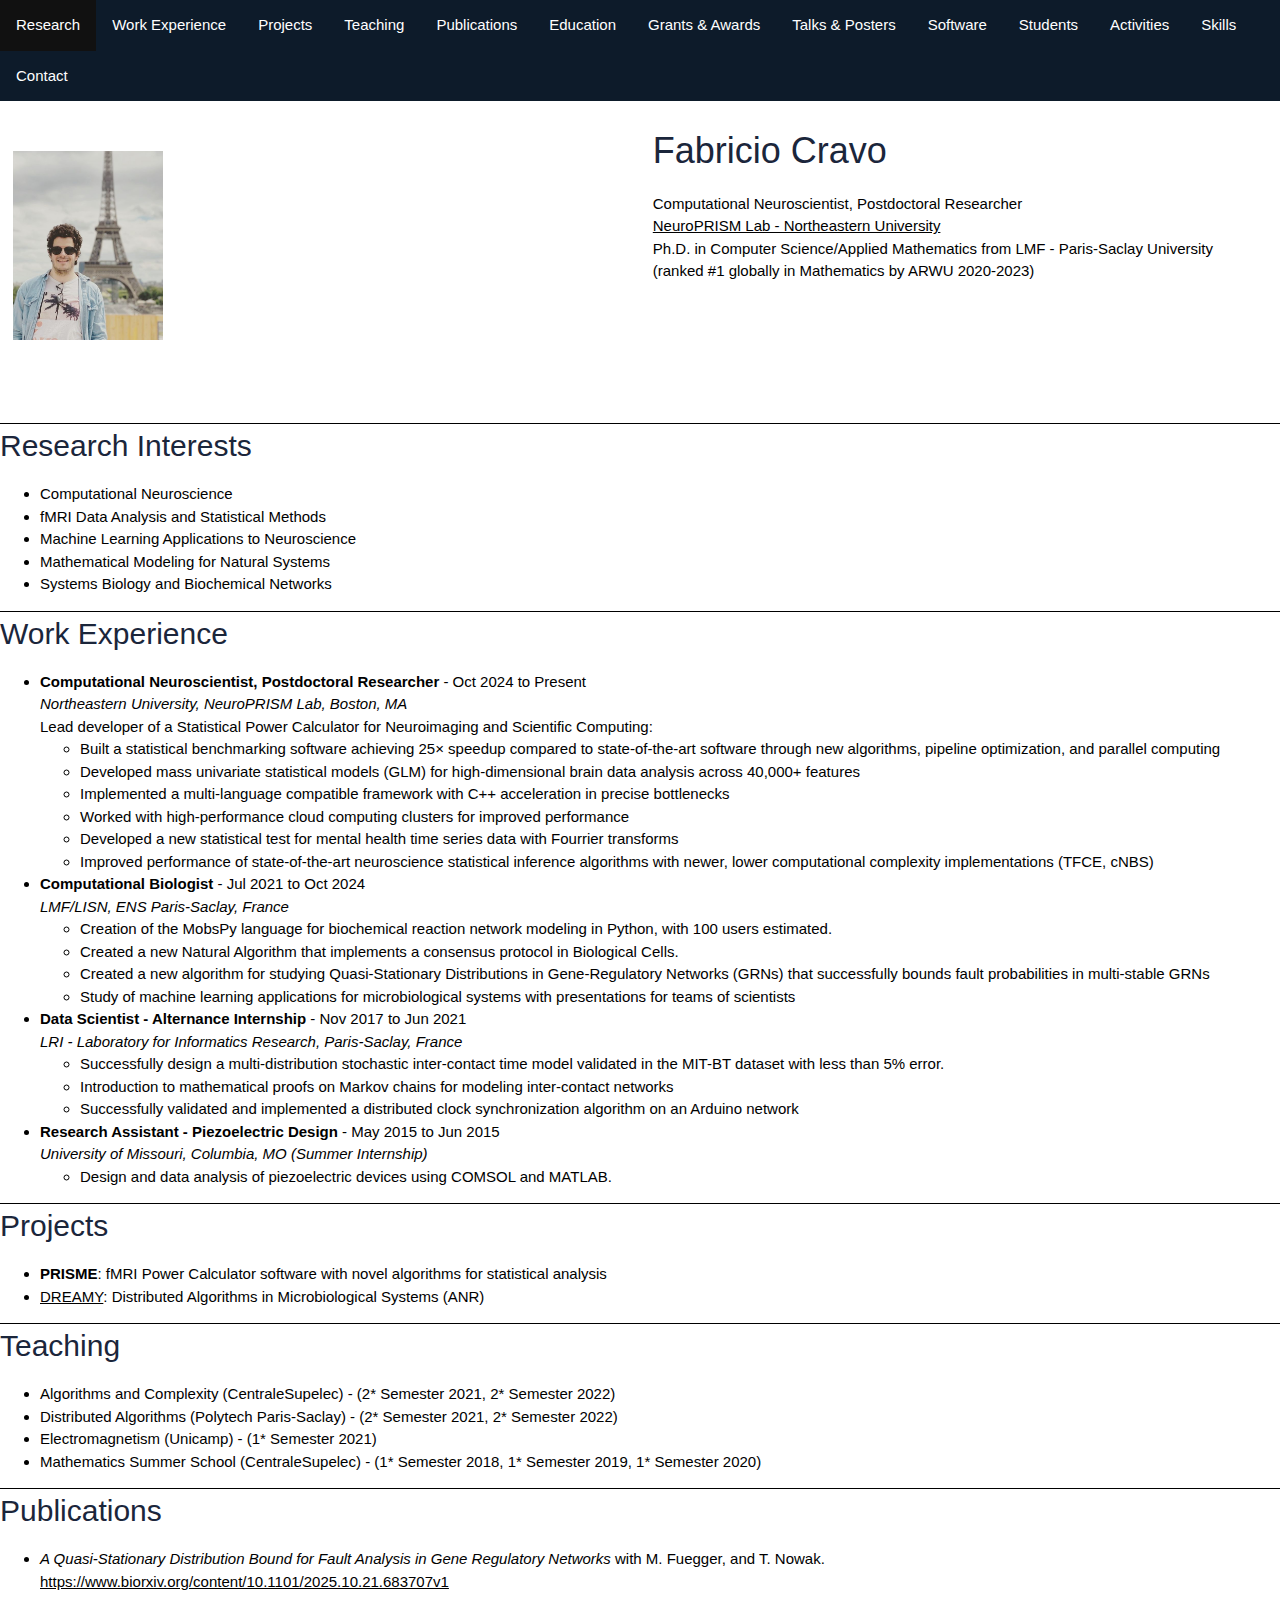
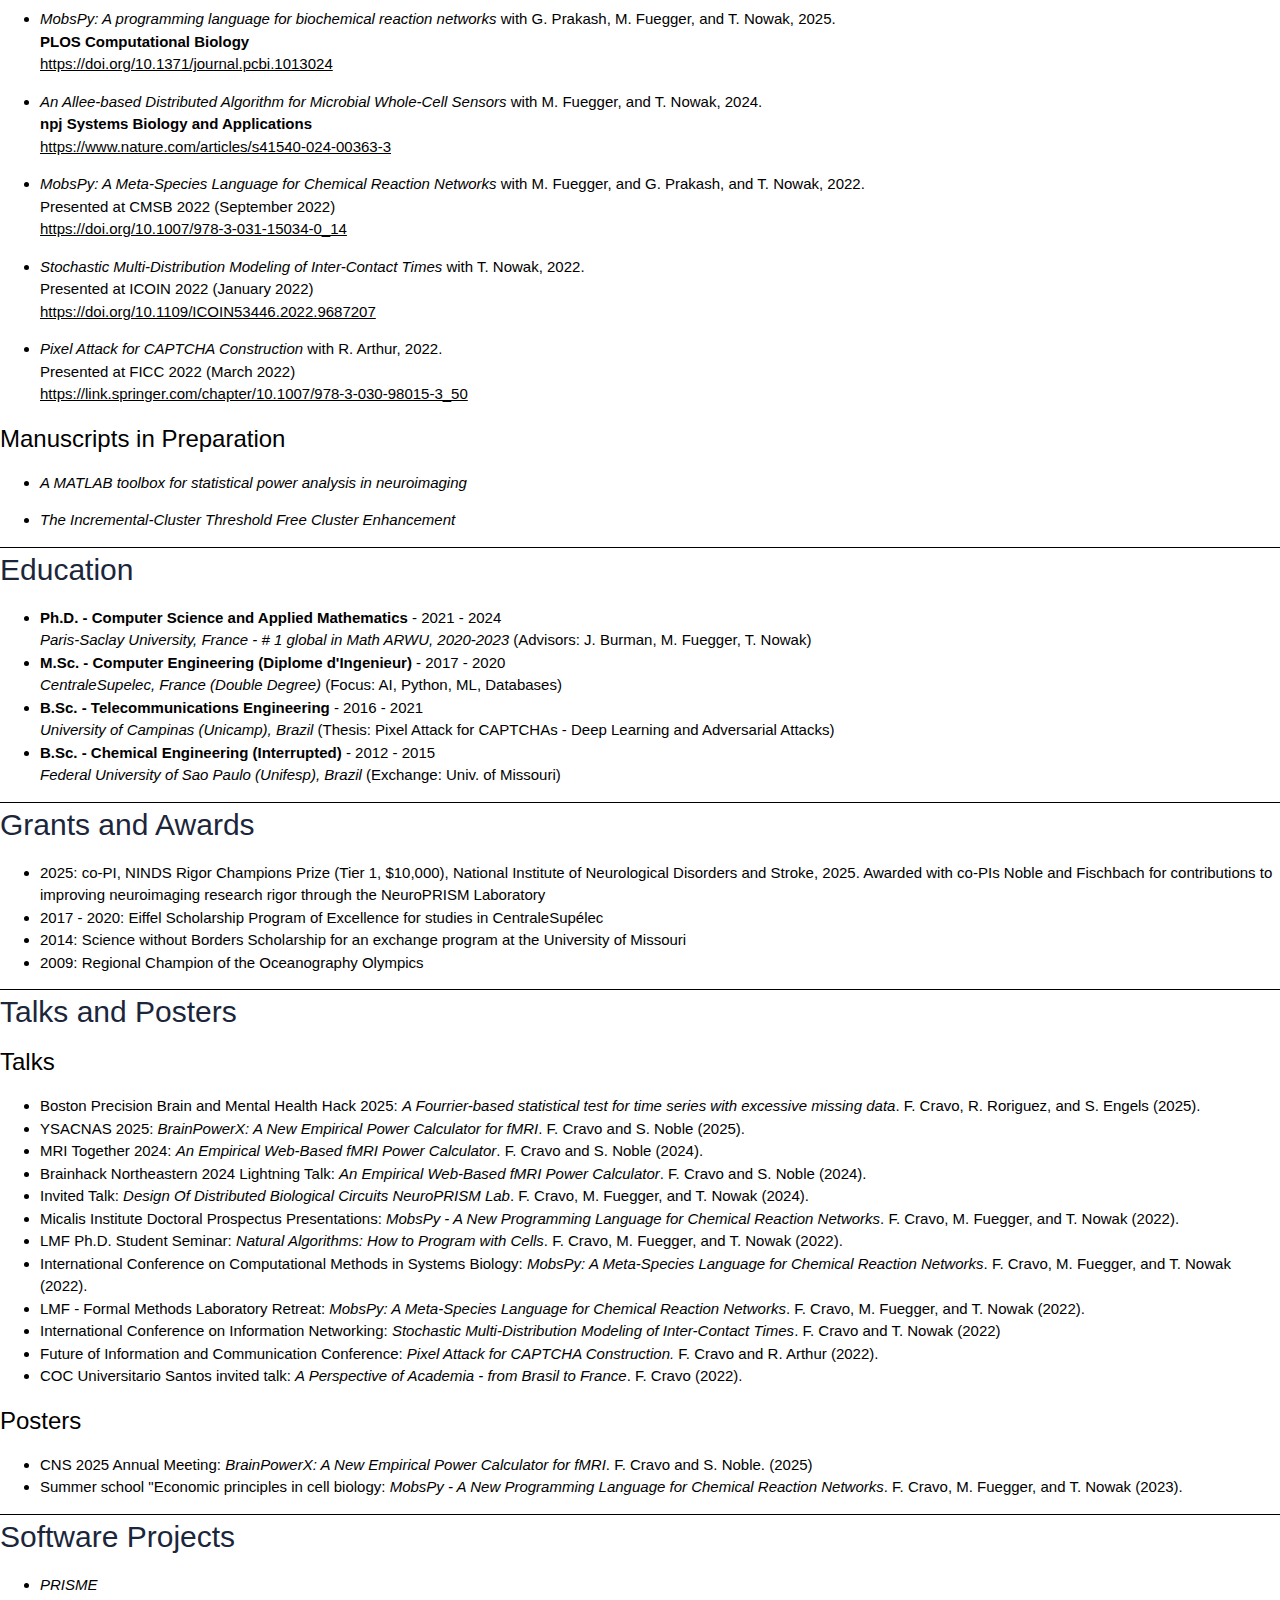
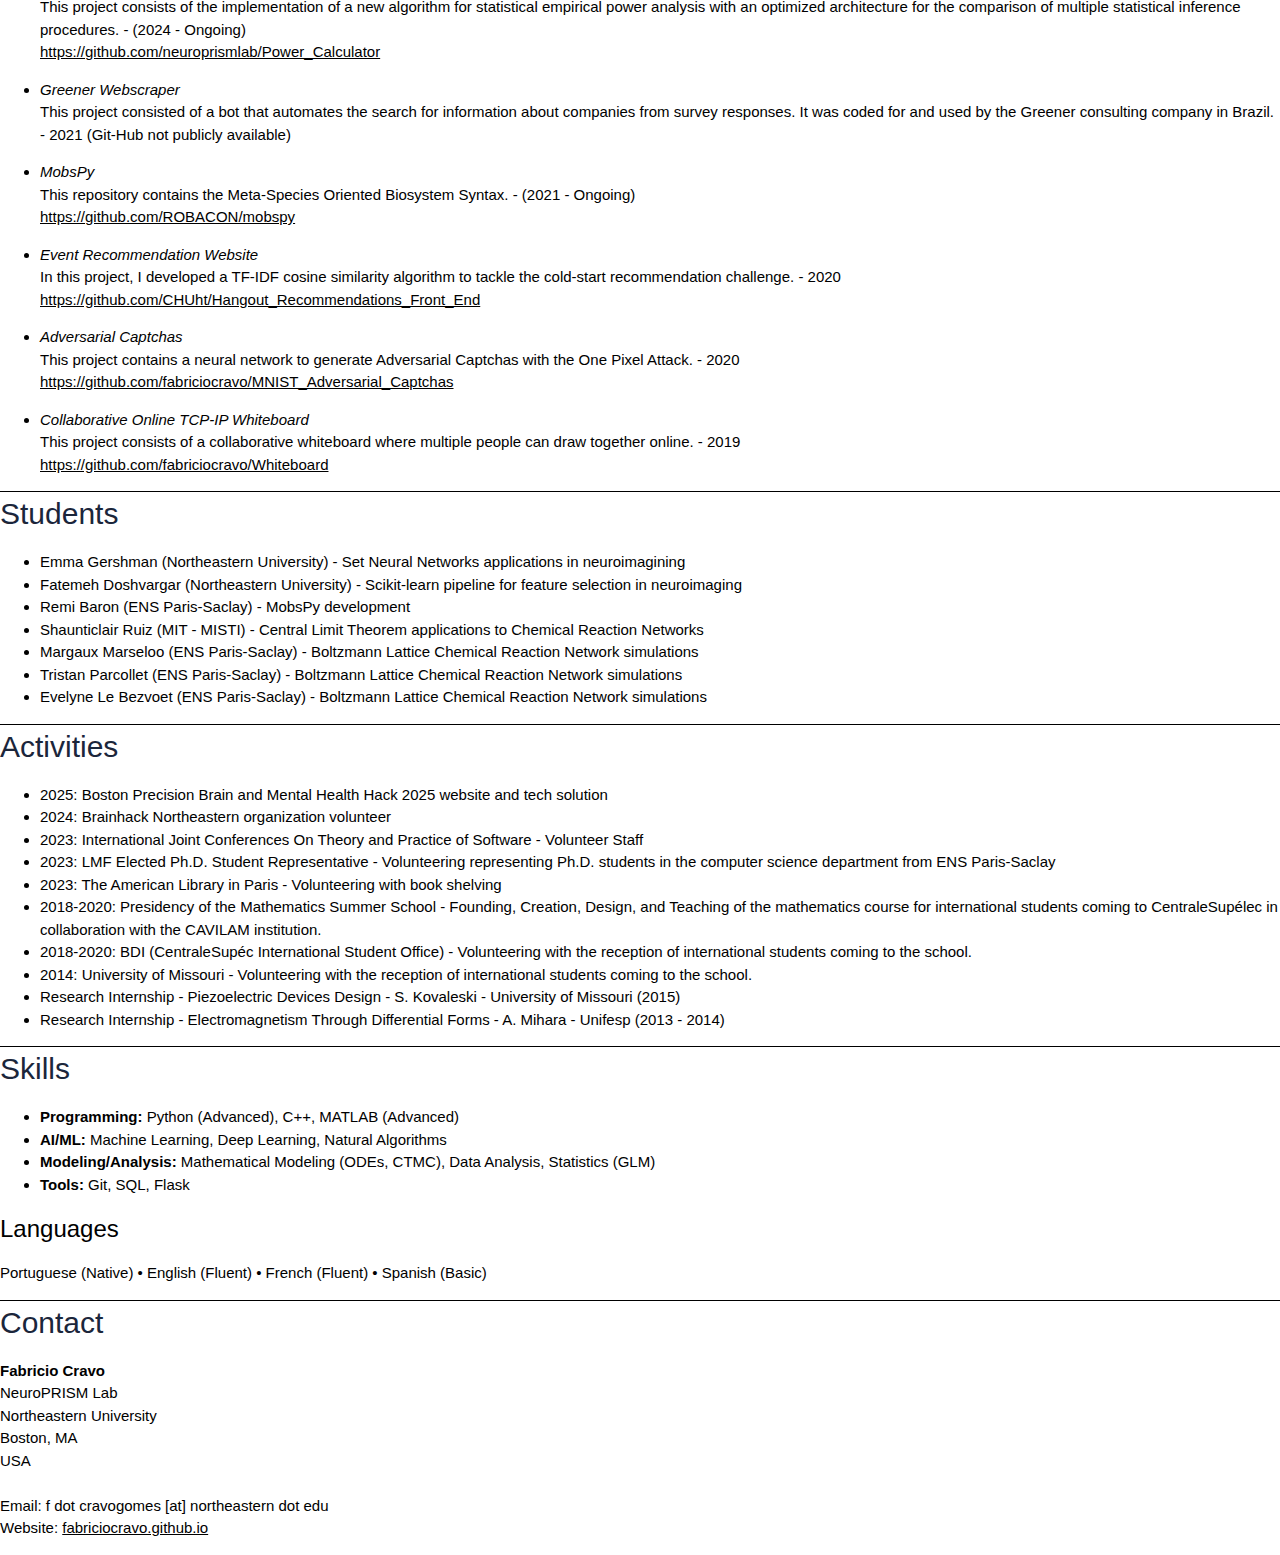
<file: index.html>
<!DOCTYPE html>
<html xmlns="http://www.w3.org/1999/xhtml" lang xml:lang>
<head>
<title>Fabricio Cravo</title>
  <link rel="stylesheet" href="style.css">
</head>
<body>

<nav class="navbar navbar-inverse navbar-fixed-top" role="navigation">
<div class="container">
<!-- Brand and toggle get grouped for better mobile display -->
<div class="navbar-header">
</div>
<!-- Collect the nav links, forms, and other content for toggling -->
<div id="bs-example-navbar-collapse-1" class="collapse navbar-collapse">
<ul class="nav_navbar-nav">
<li class="nav_list">
<a href="#research">Research</a>
</li>
<li class="nav_list">
<a href="#work">Work Experience</a>
</li>
<li class="nav_list">
<a href="#pro">Projects</a>
</li>
<li class="nav_list">
<a href="#teach">Teaching</a>
</li>
<li class="nav_list">
<a href="#pubs">Publications</a>
</li>
  <li class="nav_list">
<a href="#edu">Education</a>
</li>
<li class="nav_list">
<a href="#grants">Grants & Awards</a>
</li>
<li class="nav_list">
<a href="#talks">Talks & Posters</a>
</li>
    <li class="nav_list">
<a href="#soft">Software</a>
</li>
<li class="nav_list">
<a href="#students">Students</a>
</li>
      <li class="nav_list">
<a href="#act">Activities</a>
</li>
<li class="nav_list">
<a href="#skills">Skills</a>
</li>
<li class="nav_list">
<a href="#contact">Contact</a>
</li>
</ul>
</div>
<!-- /.navbar-collapse -->
</div>
<!-- /.container -->
</nav>

<div id="gallery-text">
<div class="gallery-text">
<p><br>
<img src="portrait.png" width="150"></p>
</div>
<section class="gallery-text">
<h1>Fabricio Cravo</h1>
<p>Computational Neuroscientist, Postdoctoral Researcher<br>
<a href="https://web.northeastern.edu/neuroprism/">NeuroPRISM Lab - Northeastern University</a><br>
Ph.D. in Computer Science/Applied Mathematics from LMF - Paris-Saclay University<br>
(ranked #1 globally in Mathematics by ARWU 2020-2023)</p>
  <br>
   <br>
  <br>
  <br>
  <br>
</section>
</div>

<h2 id="research">Research Interests</h2>
<ul>
  <li>Computational Neuroscience</li>
  <li>fMRI Data Analysis and Statistical Methods</li>
  <li>Machine Learning Applications to Neuroscience</li>
  <li>Mathematical Modeling for Natural Systems</li>
  <li>Systems Biology and Biochemical Networks</li>
</ul>

<h2 id="work">Work Experience</h2>
<ul>
  <li>
    <strong>Computational Neuroscientist, Postdoctoral Researcher</strong> - Oct 2024 to Present<br>
    <em>Northeastern University, NeuroPRISM Lab, Boston, MA</em><br>
    Lead developer of a Statistical Power Calculator for Neuroimaging and Scientific Computing:
    <ul>
      <li>Built a statistical benchmarking software achieving 25× speedup compared to state-of-the-art software through new algorithms, pipeline optimization, and parallel computing</li>
      <li>Developed mass univariate statistical models (GLM) for high-dimensional brain data analysis across 40,000+ features</li>
      <li>Implemented a multi-language compatible framework with C++ acceleration in precise bottlenecks</li>
      <li>Worked with high-performance cloud computing clusters for improved performance</li>
      <li>Developed a new statistical test for mental health time series data with Fourrier transforms</li>
      <li>Improved performance of state-of-the-art neuroscience statistical inference algorithms with newer, lower computational complexity implementations (TFCE, cNBS)</li>
    </ul>
  </li>
  <li>
    <strong>Computational Biologist</strong> - Jul 2021 to Oct 2024<br>
    <em>LMF/LISN, ENS Paris-Saclay, France</em>
    <ul>
      <li>Creation of the MobsPy language for biochemical reaction network modeling in Python, with 100 users estimated.</li>
      <li>Created a new Natural Algorithm that implements a consensus protocol in Biological Cells.</li>
      <li>Created a new algorithm for studying Quasi-Stationary Distributions in Gene-Regulatory Networks (GRNs) that successfully bounds fault probabilities in multi-stable GRNs</li>
      <li>Study of machine learning applications for microbiological systems with presentations for teams of scientists</li>
    </ul>
  </li>
  <li>
    <strong>Data Scientist - Alternance Internship</strong> - Nov 2017 to Jun 2021<br>
    <em>LRI - Laboratory for Informatics Research, Paris-Saclay, France</em>
    <ul>
      <li>Successfully design a multi-distribution stochastic inter-contact time model validated in the MIT-BT dataset with less than 5% error.</li>
      <li>Introduction to mathematical proofs on Markov chains for modeling inter-contact networks</li>
      <li>Successfully validated and implemented a distributed clock synchronization algorithm on an Arduino network</li>
    </ul>
  </li>
  <li>
    <strong>Research Assistant - Piezoelectric Design</strong> - May 2015 to Jun 2015<br>
    <em>University of Missouri, Columbia, MO (Summer Internship)</em>
    <ul>
      <li>Design and data analysis of piezoelectric devices using COMSOL and MATLAB.</li>
    </ul>
  </li>
</ul>

<h2 id="pro">Projects</h2>
<ul>
    <li><strong>PRISME</strong>: fMRI Power Calculator software with novel algorithms for statistical analysis</li>
    <li><a href="https://dreamy.run/">DREAMY</a>: Distributed Algorithms in Microbiological Systems (ANR)</li>
</ul>

<h2 id="teach">Teaching</h2>
<ul>
  <li>Algorithms and Complexity (CentraleSupelec) - (2* Semester 2021, 2* Semester 2022) </li>
  <li>Distributed Algorithms (Polytech Paris-Saclay) - (2* Semester 2021, 2* Semester 2022) </li>
  <li>Electromagnetism (Unicamp) - (1* Semester 2021) </li>
  <li>Mathematics Summer School (CentraleSupelec) - (1* Semester 2018, 1* Semester 2019, 1* Semester 2020) </li>
</ul>

<h2 id="pubs">Publications</h2>
<ul>
  <li><p><em>A Quasi-Stationary Distribution Bound for Fault Analysis in Gene Regulatory Networks</em> with M. Fuegger, and T. Nowak.<br>
  <a href="https://www.biorxiv.org/content/10.1101/2025.10.21.683707v1">https://www.biorxiv.org/content/10.1101/2025.10.21.683707v1</a></p></li>

  <li><p><em>MobsPy: A programming language for biochemical reaction networks</em> with G. Prakash, M. Fuegger, and T. Nowak, 2025.<br>
  <strong>PLOS Computational Biology</strong><br>
  <a href="https://doi.org/10.1371/journal.pcbi.1013024">https://doi.org/10.1371/journal.pcbi.1013024</a></p></li>

  <li><p><em>An Allee-based Distributed Algorithm for Microbial Whole-Cell Sensors</em> with M. Fuegger, and T. Nowak, 2024.<br>
  <strong>npj Systems Biology and Applications</strong><br>
  <a href="https://www.nature.com/articles/s41540-024-00363-3">https://www.nature.com/articles/s41540-024-00363-3</a></p></li>

  <li><p><em>MobsPy: A Meta-Species Language for Chemical Reaction Networks</em> with M. Fuegger, and G. Prakash, and T. Nowak, 2022.<br>
  Presented at CMSB 2022 (September 2022)<br>
  <a href="https://doi.org/10.1007/978-3-031-15034-0_14">https://doi.org/10.1007/978-3-031-15034-0_14</a></p></li>

  <li><p><em>Stochastic Multi-Distribution Modeling of Inter-Contact Times</em> with T. Nowak, 2022.<br>
  Presented at ICOIN 2022 (January 2022)<br>
  <a href="https://doi.org/10.1109/ICOIN53446.2022.9687207">https://doi.org/10.1109/ICOIN53446.2022.9687207</a></p></li>

  <li><p><em>Pixel Attack for CAPTCHA Construction</em> with R. Arthur, 2022.<br>
  Presented at FICC 2022 (March 2022)<br>
  <a href="https://link.springer.com/chapter/10.1007/978-3-030-98015-3_50">https://link.springer.com/chapter/10.1007/978-3-030-98015-3_50</a></p></li>
</ul>

<h3>Manuscripts in Preparation</h3>
<ul>
  <li><p><em>A MATLAB toolbox for statistical power analysis in neuroimaging</em> </p></li>
  <li><p><em>The Incremental-Cluster Threshold Free Cluster Enhancement</em></p></li>
</ul>

<h2 id="edu">Education</h2>
<ul>
  <li><strong>Ph.D. - Computer Science and Applied Mathematics</strong> - 2021 - 2024<br>
  <em>Paris-Saclay University, France - # 1 global in Math ARWU, 2020-2023</em> (Advisors: J. Burman, M. Fuegger, T. Nowak)</li>

  <li><strong>M.Sc. - Computer Engineering (Diplome d'Ingenieur)</strong> - 2017 - 2020<br>
  <em>CentraleSupelec, France (Double Degree)</em> (Focus: AI, Python, ML, Databases)</li>

  <li><strong>B.Sc. - Telecommunications Engineering</strong> - 2016 - 2021<br>
  <em>University of Campinas (Unicamp), Brazil</em> (Thesis: Pixel Attack for CAPTCHAs - Deep Learning and Adversarial Attacks)</li>

  <li><strong>B.Sc. - Chemical Engineering (Interrupted)</strong> - 2012 - 2015<br>
  <em>Federal University of Sao Paulo (Unifesp), Brazil</em> (Exchange: Univ. of Missouri)</li>
</ul>

<h2 id="grants">Grants and Awards</h2>
<ul>
  <li>2025: co-PI, NINDS Rigor Champions Prize (Tier 1, $10,000), National Institute of Neurological Disorders and Stroke, 2025. Awarded with co-PIs Noble and Fischbach for contributions to improving neuroimaging research rigor through the NeuroPRISM Laboratory</li>
  <li>2017 - 2020: Eiffel Scholarship Program of Excellence for studies in CentraleSupélec</li>
  <li>2014: Science without Borders Scholarship for an exchange program at the University of Missouri</li>
  <li>2009: Regional Champion of the Oceanography Olympics</li>
</ul>

<h2 id="talks">Talks and Posters</h2>

<h3>Talks</h3>
<ul>
  <li>Boston Precision Brain and Mental Health Hack 2025: <em>A Fourrier-based statistical test for time series with excessive missing data</em>. F. Cravo, R. Roriguez, and S. Engels (2025).</li>

  <li>YSACNAS 2025: <em>BrainPowerX: A New Empirical Power Calculator for fMRI</em>. F. Cravo and S. Noble (2025).</li>

  <li>MRI Together 2024: <em>An Empirical Web-Based fMRI Power Calculator</em>. F. Cravo and S. Noble (2024).</li>

  <li>Brainhack Northeastern 2024 Lightning Talk: <em>An Empirical Web-Based fMRI Power Calculator</em>. F. Cravo and S. Noble (2024).</li>

  <li>Invited Talk: <em>Design Of Distributed Biological Circuits NeuroPRISM Lab</em>. F. Cravo, M. Fuegger, and T. Nowak (2024).</li>

  <li>Micalis Institute Doctoral Prospectus Presentations: <em>MobsPy - A New Programming Language for Chemical Reaction Networks</em>. F. Cravo, M. Fuegger, and T. Nowak (2022).</li>

  <li>LMF Ph.D. Student Seminar: <em>Natural Algorithms: How to Program with Cells</em>. F. Cravo, M. Fuegger, and T. Nowak (2022).</li>

  <li>International Conference on Computational Methods in Systems Biology: <em>MobsPy: A Meta-Species Language for Chemical Reaction Networks</em>. F. Cravo, M. Fuegger, and T. Nowak (2022).</li>

  <li>LMF - Formal Methods Laboratory Retreat: <em>MobsPy: A Meta-Species Language for Chemical Reaction Networks</em>. F. Cravo, M. Fuegger, and T. Nowak (2022).</li>

  <li>International Conference on Information Networking: <em>Stochastic Multi-Distribution Modeling of Inter-Contact Times</em>. F. Cravo and T. Nowak (2022)</li>

  <li>Future of Information and Communication Conference: <em>Pixel Attack for CAPTCHA Construction.</em> F. Cravo and R. Arthur (2022).</li>

  <li>COC Universitario Santos invited talk: <em>A Perspective of Academia - from Brasil to France</em>. F. Cravo (2022).</li>
</ul>

<h3>Posters</h3>
<ul>
  <li>CNS 2025 Annual Meeting: <em>BrainPowerX: A New Empirical Power Calculator for fMRI</em>. F. Cravo and S. Noble. (2025)</li>

  <li>Summer school "Economic principles in cell biology: <em>MobsPy - A New Programming Language for Chemical Reaction Networks</em>. F. Cravo, M. Fuegger, and T. Nowak (2023).</li>
</ul>

<h2 id="soft">Software Projects</h2>

<ul>
  <li><p><em>PRISME</em><br>
    This project consists of the implementation of a new algorithm for statistical empirical power analysis with an optimized architecture for the comparison of multiple statistical inference procedures.
    - (2024 - Ongoing)<br>
  <a href="https://github.com/neuroprismlab/Power_Calculator">https://github.com/neuroprismlab/Power_Calculator</a></p></li>

  <li><p><em>Greener Webscraper</em><br>
    This project consisted of a bot that automates the search for information about companies from survey responses. It was coded for and used by the Greener consulting company in Brazil.
    - 2021
  (Git-Hub not publicly available)</p></li>

  <li><p><em>MobsPy</em><br>
    This repository contains the Meta-Species Oriented Biosystem Syntax.
    - (2021 - Ongoing)<br>
  <a href="https://github.com/ROBACON/mobspy">https://github.com/ROBACON/mobspy</a></p></li>

  <li><p><em>Event Recommendation Website</em><br>
    In this project, I developed a TF-IDF cosine similarity algorithm to tackle the cold-start recommendation challenge.
    - 2020<br>
  <a href="https://github.com/CHUht/Hangout_Recommendations_Front_End">https://github.com/CHUht/Hangout_Recommendations_Front_End</a></p></li>

  <li><p><em>Adversarial Captchas</em><br>
    This project contains a neural network to generate Adversarial Captchas with the One Pixel Attack.
    - 2020<br>
  <a href="https://github.com/fabriciocravo/MNIST_Adversarial_Captchas">https://github.com/fabriciocravo/MNIST_Adversarial_Captchas</a></p></li>

  <li><p><em>Collaborative Online TCP-IP Whiteboard</em><br>
    This project consists of a collaborative whiteboard where multiple people can draw together online.
    - 2019<br>
  <a href="https://github.com/fabriciocravo/Whiteboard">https://github.com/fabriciocravo/Whiteboard</a></p></li>
</ul>

<h2 id="students">Students</h2>
<ul>
  <li>Emma Gershman (Northeastern University) - Set Neural Networks applications in neuroimagining</li>
  <li>Fatemeh Doshvargar (Northeastern University) - Scikit-learn pipeline for feature selection in neuroimaging</li>
  <li>Remi Baron (ENS Paris-Saclay) - MobsPy development</li>
  <li>Shaunticlair Ruiz (MIT - MISTI) - Central Limit Theorem applications to Chemical Reaction Networks</li>
  <li>Margaux Marseloo (ENS Paris-Saclay) - Boltzmann Lattice Chemical Reaction Network simulations</li>
  <li>Tristan Parcollet (ENS Paris-Saclay) - Boltzmann Lattice Chemical Reaction Network simulations</li>
  <li>Evelyne Le Bezvoet (ENS Paris-Saclay) - Boltzmann Lattice Chemical Reaction Network simulations</li>
</ul>

<h2 id="act">Activities</h2>

<ul>
  <li>2025: Boston Precision Brain and Mental Health Hack 2025 website and tech solution</li>
  <li>2024: Brainhack Northeastern organization volunteer</li>
  <li>2023: International Joint Conferences On Theory and Practice of Software - Volunteer Staff</li>
  <li>2023: LMF Elected Ph.D. Student Representative - Volunteering representing Ph.D. students in the computer science department from ENS Paris-Saclay</li>
  <li>2023: The American Library in Paris - Volunteering with book shelving</li>
  <li>2018-2020: Presidency of the Mathematics Summer School - Founding, Creation, Design, and Teaching of the mathematics course for international students coming to CentraleSupélec in collaboration with the CAVILAM institution.</li>
  <li>2018-2020: BDI (CentraleSupéc International Student Office) - Volunteering with the reception of international students coming to the school.</li>
  <li>2014: University of Missouri - Volunteering with the reception of international students coming to the school.</li>
  <li>Research Internship - Piezoelectric Devices Design - S. Kovaleski - University of Missouri (2015)</li>
  <li>Research Internship - Electromagnetism Through Differential Forms - A. Mihara - Unifesp (2013 - 2014)</li>
</ul>

<h2 id="skills">Skills</h2>
<ul>
  <li><strong>Programming:</strong> Python (Advanced), C++, MATLAB (Advanced)</li>
  <li><strong>AI/ML:</strong> Machine Learning, Deep Learning, Natural Algorithms</li>
  <li><strong>Modeling/Analysis:</strong> Mathematical Modeling (ODEs, CTMC), Data Analysis, Statistics (GLM)</li>
  <li><strong>Tools:</strong> Git, SQL, Flask</li>
</ul>

<h3>Languages</h3>
<p>Portuguese (Native) • English (Fluent) • French (Fluent) • Spanish (Basic)</p>

<h2 id="contact">Contact</h2>

<p><strong>Fabricio Cravo</strong><br>
NeuroPRISM Lab<br>
Northeastern University<br>
Boston, MA<br>
USA<br>
<br>
Email: <a>f dot cravogomes [at] northeastern dot edu</a><br>
Website: <a href="https://fabriciocravo.github.io">fabriciocravo.github.io</a><br>

</body>
</html>
</file>
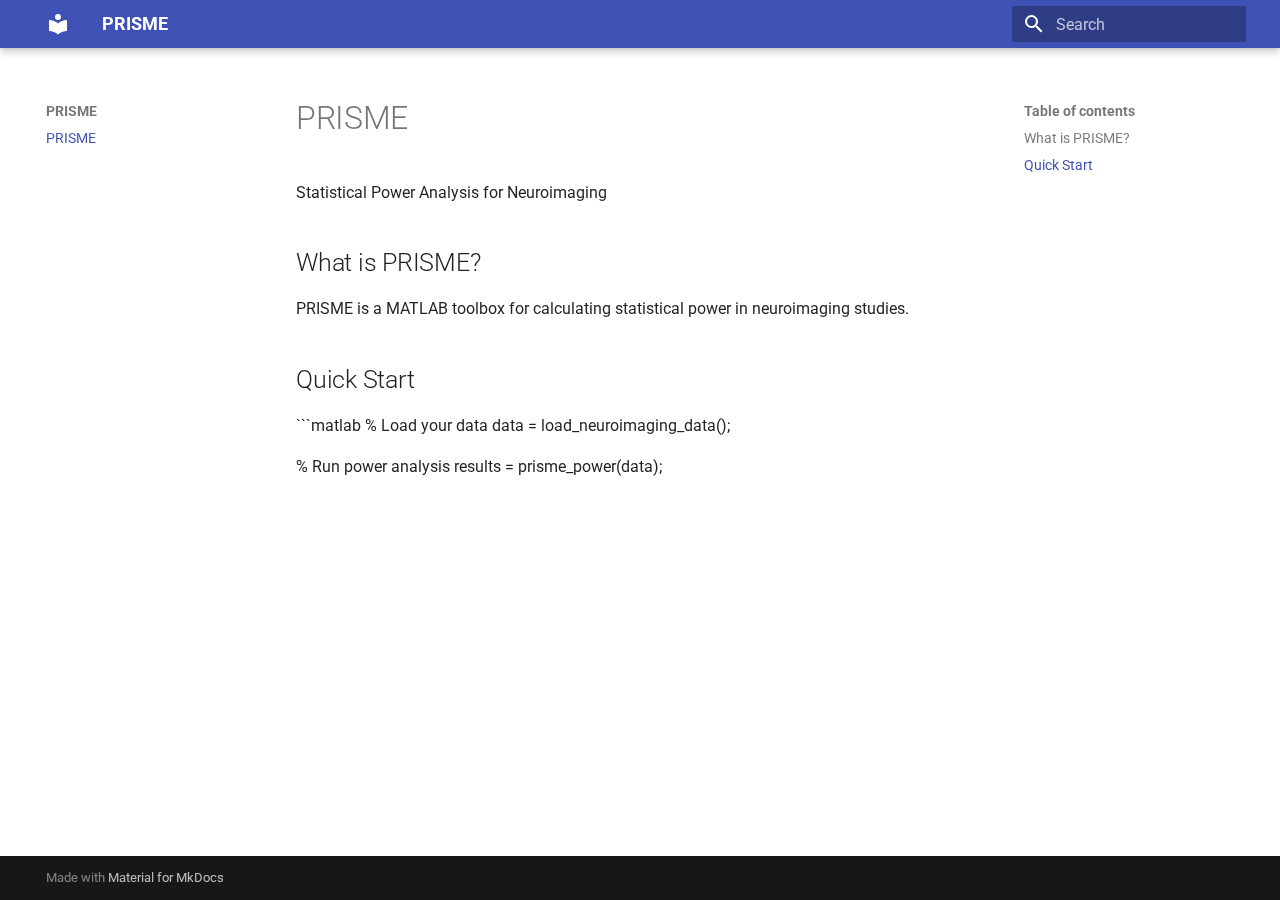
<file: sub_pages/prisme/site/index.html>
<!doctype html>
<html lang="en" class="no-js">
  <head>
    
      <meta charset="utf-8">
      <meta name="viewport" content="width=device-width,initial-scale=1">
      
      
      
        <link rel="canonical" href="https://fabriciocravo.github.io/sub_pages/prisme/">
      
      
      
      
      <link rel="icon" href="assets/images/favicon.png">
      <meta name="generator" content="mkdocs-1.6.1, mkdocs-material-9.6.20">
    
    
      
        <title>PRISME</title>
      
    
    
      <link rel="stylesheet" href="assets/stylesheets/main.e53b48f4.min.css">
      
      


    
    
      
    
    
      
        
        
        <link rel="preconnect" href="https://fonts.gstatic.com" crossorigin>
        <link rel="stylesheet" href="https://fonts.googleapis.com/css?family=Roboto:300,300i,400,400i,700,700i%7CRoboto+Mono:400,400i,700,700i&display=fallback">
        <style>:root{--md-text-font:"Roboto";--md-code-font:"Roboto Mono"}</style>
      
    
    
    <script>__md_scope=new URL(".",location),__md_hash=e=>[...e].reduce(((e,_)=>(e<<5)-e+_.charCodeAt(0)),0),__md_get=(e,_=localStorage,t=__md_scope)=>JSON.parse(_.getItem(t.pathname+"."+e)),__md_set=(e,_,t=localStorage,a=__md_scope)=>{try{t.setItem(a.pathname+"."+e,JSON.stringify(_))}catch(e){}}</script>
    
      

    
    
    
  </head>
  
  
    <body dir="ltr">
  
    
    <input class="md-toggle" data-md-toggle="drawer" type="checkbox" id="__drawer" autocomplete="off">
    <input class="md-toggle" data-md-toggle="search" type="checkbox" id="__search" autocomplete="off">
    <label class="md-overlay" for="__drawer"></label>
    <div data-md-component="skip">
      
        
        <a href="#prisme" class="md-skip">
          Skip to content
        </a>
      
    </div>
    <div data-md-component="announce">
      
    </div>
    
    
      

  

<header class="md-header md-header--shadow" data-md-component="header">
  <nav class="md-header__inner md-grid" aria-label="Header">
    <a href="." title="PRISME" class="md-header__button md-logo" aria-label="PRISME" data-md-component="logo">
      
  
  <svg xmlns="http://www.w3.org/2000/svg" viewBox="0 0 24 24"><path d="M12 8a3 3 0 0 0 3-3 3 3 0 0 0-3-3 3 3 0 0 0-3 3 3 3 0 0 0 3 3m0 3.54C9.64 9.35 6.5 8 3 8v11c3.5 0 6.64 1.35 9 3.54 2.36-2.19 5.5-3.54 9-3.54V8c-3.5 0-6.64 1.35-9 3.54"/></svg>

    </a>
    <label class="md-header__button md-icon" for="__drawer">
      
      <svg xmlns="http://www.w3.org/2000/svg" viewBox="0 0 24 24"><path d="M3 6h18v2H3zm0 5h18v2H3zm0 5h18v2H3z"/></svg>
    </label>
    <div class="md-header__title" data-md-component="header-title">
      <div class="md-header__ellipsis">
        <div class="md-header__topic">
          <span class="md-ellipsis">
            PRISME
          </span>
        </div>
        <div class="md-header__topic" data-md-component="header-topic">
          <span class="md-ellipsis">
            
              PRISME
            
          </span>
        </div>
      </div>
    </div>
    
    
      <script>var palette=__md_get("__palette");if(palette&&palette.color){if("(prefers-color-scheme)"===palette.color.media){var media=matchMedia("(prefers-color-scheme: light)"),input=document.querySelector(media.matches?"[data-md-color-media='(prefers-color-scheme: light)']":"[data-md-color-media='(prefers-color-scheme: dark)']");palette.color.media=input.getAttribute("data-md-color-media"),palette.color.scheme=input.getAttribute("data-md-color-scheme"),palette.color.primary=input.getAttribute("data-md-color-primary"),palette.color.accent=input.getAttribute("data-md-color-accent")}for(var[key,value]of Object.entries(palette.color))document.body.setAttribute("data-md-color-"+key,value)}</script>
    
    
    
      
      
        <label class="md-header__button md-icon" for="__search">
          
          <svg xmlns="http://www.w3.org/2000/svg" viewBox="0 0 24 24"><path d="M9.5 3A6.5 6.5 0 0 1 16 9.5c0 1.61-.59 3.09-1.56 4.23l.27.27h.79l5 5-1.5 1.5-5-5v-.79l-.27-.27A6.52 6.52 0 0 1 9.5 16 6.5 6.5 0 0 1 3 9.5 6.5 6.5 0 0 1 9.5 3m0 2C7 5 5 7 5 9.5S7 14 9.5 14 14 12 14 9.5 12 5 9.5 5"/></svg>
        </label>
        <div class="md-search" data-md-component="search" role="dialog">
  <label class="md-search__overlay" for="__search"></label>
  <div class="md-search__inner" role="search">
    <form class="md-search__form" name="search">
      <input type="text" class="md-search__input" name="query" aria-label="Search" placeholder="Search" autocapitalize="off" autocorrect="off" autocomplete="off" spellcheck="false" data-md-component="search-query" required>
      <label class="md-search__icon md-icon" for="__search">
        
        <svg xmlns="http://www.w3.org/2000/svg" viewBox="0 0 24 24"><path d="M9.5 3A6.5 6.5 0 0 1 16 9.5c0 1.61-.59 3.09-1.56 4.23l.27.27h.79l5 5-1.5 1.5-5-5v-.79l-.27-.27A6.52 6.52 0 0 1 9.5 16 6.5 6.5 0 0 1 3 9.5 6.5 6.5 0 0 1 9.5 3m0 2C7 5 5 7 5 9.5S7 14 9.5 14 14 12 14 9.5 12 5 9.5 5"/></svg>
        
        <svg xmlns="http://www.w3.org/2000/svg" viewBox="0 0 24 24"><path d="M20 11v2H8l5.5 5.5-1.42 1.42L4.16 12l7.92-7.92L13.5 5.5 8 11z"/></svg>
      </label>
      <nav class="md-search__options" aria-label="Search">
        
        <button type="reset" class="md-search__icon md-icon" title="Clear" aria-label="Clear" tabindex="-1">
          
          <svg xmlns="http://www.w3.org/2000/svg" viewBox="0 0 24 24"><path d="M19 6.41 17.59 5 12 10.59 6.41 5 5 6.41 10.59 12 5 17.59 6.41 19 12 13.41 17.59 19 19 17.59 13.41 12z"/></svg>
        </button>
      </nav>
      
    </form>
    <div class="md-search__output">
      <div class="md-search__scrollwrap" tabindex="0" data-md-scrollfix>
        <div class="md-search-result" data-md-component="search-result">
          <div class="md-search-result__meta">
            Initializing search
          </div>
          <ol class="md-search-result__list" role="presentation"></ol>
        </div>
      </div>
    </div>
  </div>
</div>
      
    
    
  </nav>
  
</header>
    
    <div class="md-container" data-md-component="container">
      
      
        
          
        
      
      <main class="md-main" data-md-component="main">
        <div class="md-main__inner md-grid">
          
            
              
              <div class="md-sidebar md-sidebar--primary" data-md-component="sidebar" data-md-type="navigation" >
                <div class="md-sidebar__scrollwrap">
                  <div class="md-sidebar__inner">
                    



<nav class="md-nav md-nav--primary" aria-label="Navigation" data-md-level="0">
  <label class="md-nav__title" for="__drawer">
    <a href="." title="PRISME" class="md-nav__button md-logo" aria-label="PRISME" data-md-component="logo">
      
  
  <svg xmlns="http://www.w3.org/2000/svg" viewBox="0 0 24 24"><path d="M12 8a3 3 0 0 0 3-3 3 3 0 0 0-3-3 3 3 0 0 0-3 3 3 3 0 0 0 3 3m0 3.54C9.64 9.35 6.5 8 3 8v11c3.5 0 6.64 1.35 9 3.54 2.36-2.19 5.5-3.54 9-3.54V8c-3.5 0-6.64 1.35-9 3.54"/></svg>

    </a>
    PRISME
  </label>
  
  <ul class="md-nav__list" data-md-scrollfix>
    
      
      
  
  
    
  
  
  
    <li class="md-nav__item md-nav__item--active">
      
      <input class="md-nav__toggle md-toggle" type="checkbox" id="__toc">
      
      
        
      
      
        <label class="md-nav__link md-nav__link--active" for="__toc">
          
  
  
  <span class="md-ellipsis">
    PRISME
    
  </span>
  

          <span class="md-nav__icon md-icon"></span>
        </label>
      
      <a href="." class="md-nav__link md-nav__link--active">
        
  
  
  <span class="md-ellipsis">
    PRISME
    
  </span>
  

      </a>
      
        

<nav class="md-nav md-nav--secondary" aria-label="Table of contents">
  
  
  
    
  
  
    <label class="md-nav__title" for="__toc">
      <span class="md-nav__icon md-icon"></span>
      Table of contents
    </label>
    <ul class="md-nav__list" data-md-component="toc" data-md-scrollfix>
      
        <li class="md-nav__item">
  <a href="#what-is-prisme" class="md-nav__link">
    <span class="md-ellipsis">
      What is PRISME?
    </span>
  </a>
  
</li>
      
        <li class="md-nav__item">
  <a href="#quick-start" class="md-nav__link">
    <span class="md-ellipsis">
      Quick Start
    </span>
  </a>
  
</li>
      
    </ul>
  
</nav>
      
    </li>
  

    
  </ul>
</nav>
                  </div>
                </div>
              </div>
            
            
              
              <div class="md-sidebar md-sidebar--secondary" data-md-component="sidebar" data-md-type="toc" >
                <div class="md-sidebar__scrollwrap">
                  <div class="md-sidebar__inner">
                    

<nav class="md-nav md-nav--secondary" aria-label="Table of contents">
  
  
  
    
  
  
    <label class="md-nav__title" for="__toc">
      <span class="md-nav__icon md-icon"></span>
      Table of contents
    </label>
    <ul class="md-nav__list" data-md-component="toc" data-md-scrollfix>
      
        <li class="md-nav__item">
  <a href="#what-is-prisme" class="md-nav__link">
    <span class="md-ellipsis">
      What is PRISME?
    </span>
  </a>
  
</li>
      
        <li class="md-nav__item">
  <a href="#quick-start" class="md-nav__link">
    <span class="md-ellipsis">
      Quick Start
    </span>
  </a>
  
</li>
      
    </ul>
  
</nav>
                  </div>
                </div>
              </div>
            
          
          
            <div class="md-content" data-md-component="content">
              <article class="md-content__inner md-typeset">
                
                  



<h1 id="prisme">PRISME</h1>
<p>Statistical Power Analysis for Neuroimaging</p>
<h2 id="what-is-prisme">What is PRISME?</h2>
<p>PRISME is a MATLAB toolbox for calculating statistical power in neuroimaging studies.</p>
<h2 id="quick-start">Quick Start</h2>
<p>```matlab
% Load your data
data = load_neuroimaging_data();</p>
<p>% Run power analysis
results = prisme_power(data);</p>












                
              </article>
            </div>
          
          
<script>var target=document.getElementById(location.hash.slice(1));target&&target.name&&(target.checked=target.name.startsWith("__tabbed_"))</script>
        </div>
        
      </main>
      
        <footer class="md-footer">
  
  <div class="md-footer-meta md-typeset">
    <div class="md-footer-meta__inner md-grid">
      <div class="md-copyright">
  
  
    Made with
    <a href="https://squidfunk.github.io/mkdocs-material/" target="_blank" rel="noopener">
      Material for MkDocs
    </a>
  
</div>
      
    </div>
  </div>
</footer>
      
    </div>
    <div class="md-dialog" data-md-component="dialog">
      <div class="md-dialog__inner md-typeset"></div>
    </div>
    
    
    
      
      <script id="__config" type="application/json">{"base": ".", "features": [], "search": "assets/javascripts/workers/search.973d3a69.min.js", "tags": null, "translations": {"clipboard.copied": "Copied to clipboard", "clipboard.copy": "Copy to clipboard", "search.result.more.one": "1 more on this page", "search.result.more.other": "# more on this page", "search.result.none": "No matching documents", "search.result.one": "1 matching document", "search.result.other": "# matching documents", "search.result.placeholder": "Type to start searching", "search.result.term.missing": "Missing", "select.version": "Select version"}, "version": null}</script>
    
    
      <script src="assets/javascripts/bundle.f55a23d4.min.js"></script>
      
    
  </body>
</html>
</file>
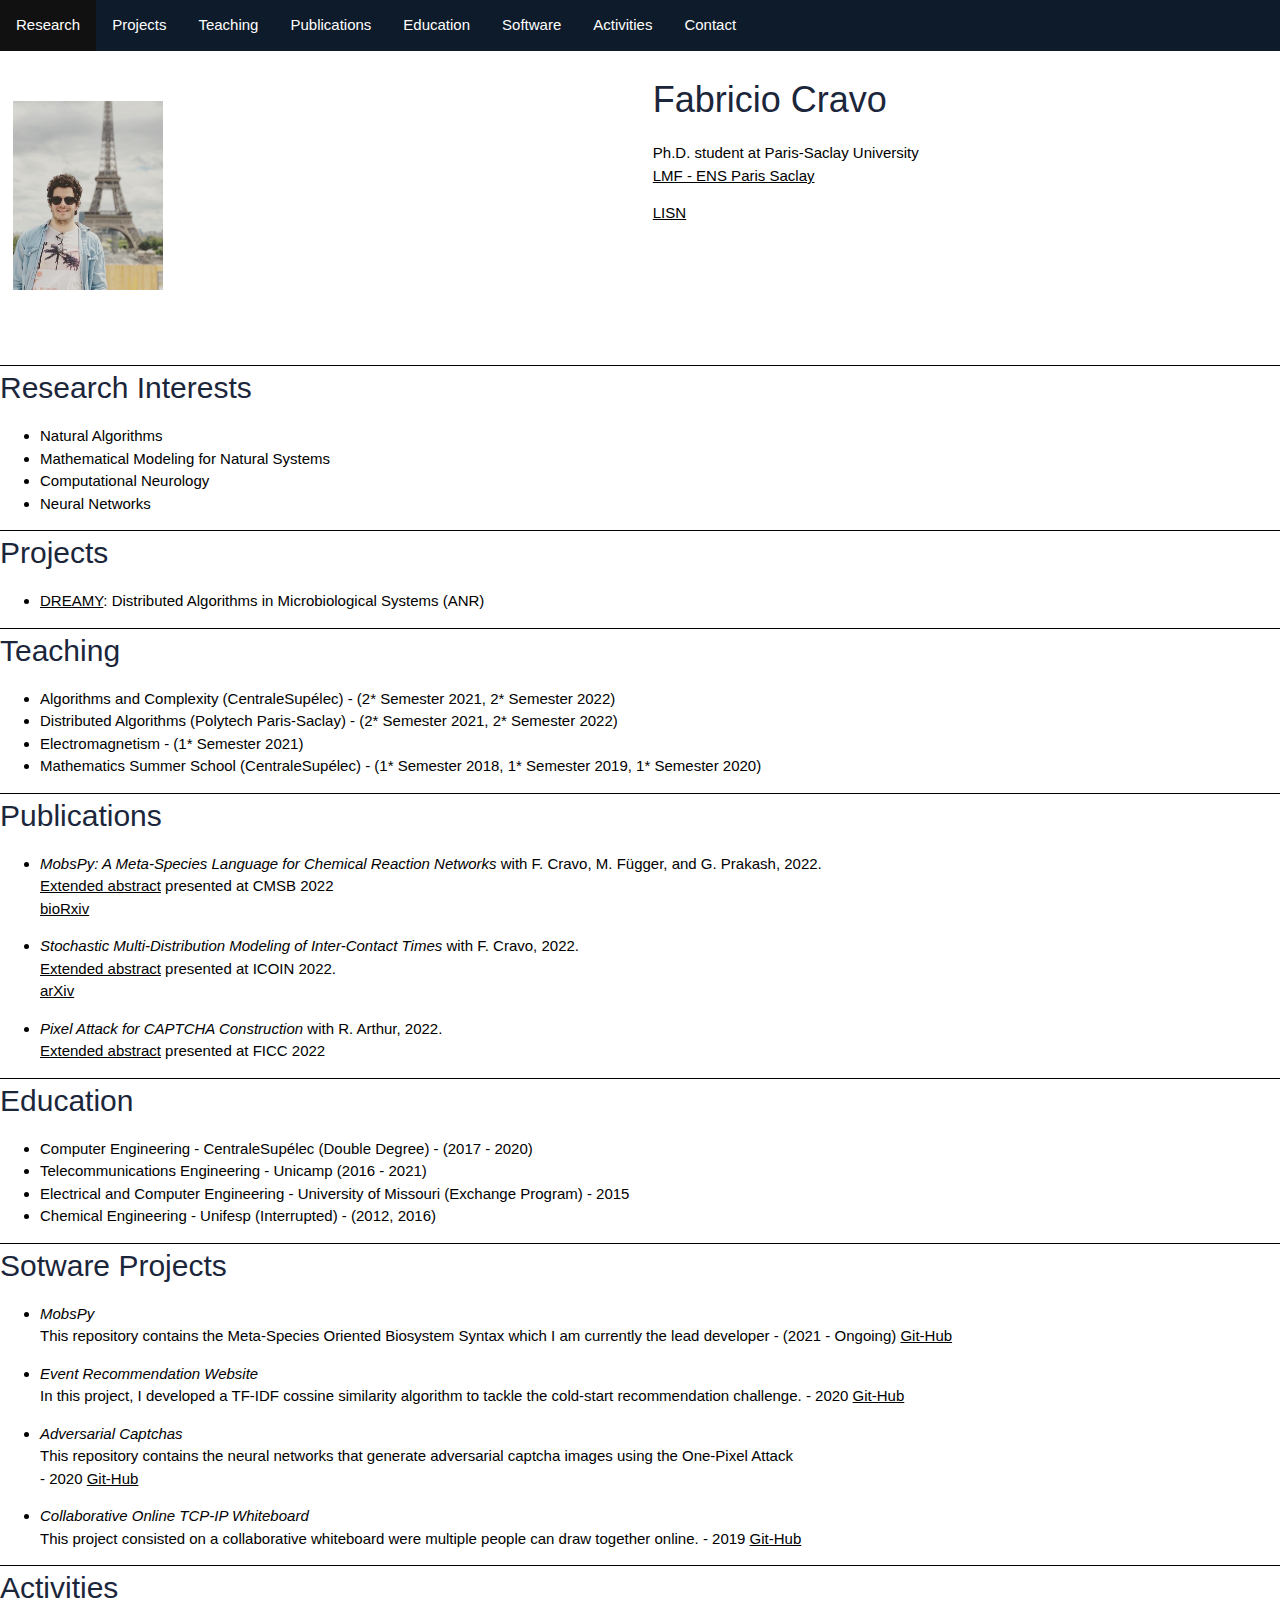
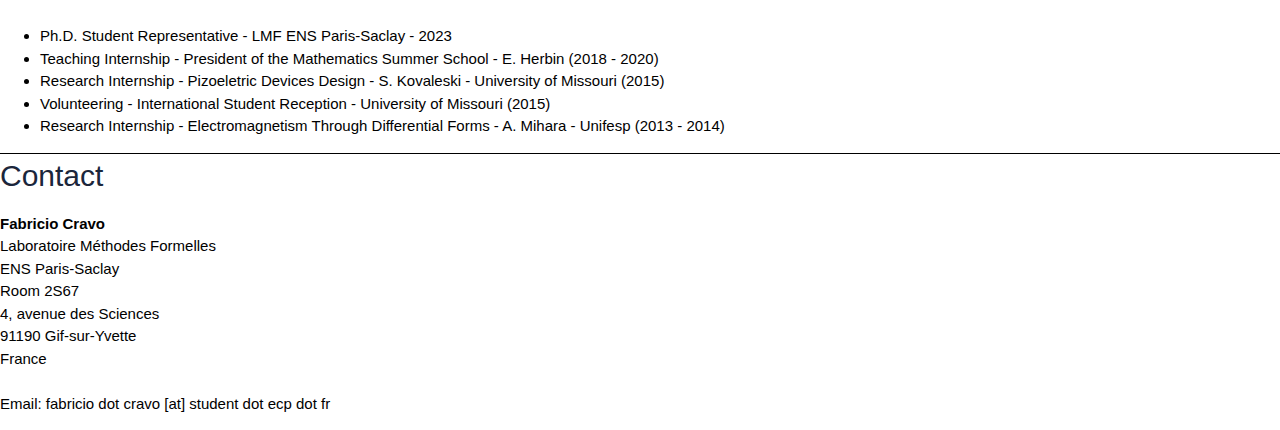
<file: my_page.html>
<!DOCTYPE html>
<html xmlns="http://www.w3.org/1999/xhtml" lang xml:lang>
<head>
<title>Fabricio Cravo</title>
  <link rel="stylesheet" href="style.css">
</head>
<body>


<nav class="navbar navbar-inverse navbar-fixed-top" role="navigation">
<div class="container">
<!-- Brand and toggle get grouped for better mobile display -->
<div class="navbar-header">
</div>
<!-- Collect the nav links, forms, and other content for toggling -->
<div id="bs-example-navbar-collapse-1" class="collapse navbar-collapse">
<ul class="nav_navbar-nav">
<li class="nav_list">
<a href="#research">Research</a>
</li>
<li class="nav_list">
<a href="#pro">Projects</a>
</li>
<li class="nav_list">
<a href="#teach">Teaching</a>
</li>
<li class="nav_list">
<a href="#pubs">Publications</a>
</li>
  <li class="nav_list">
<a href="#edu">Education</a>
</li>
    <li class="nav_list">
<a href="#soft">Software</a>
</li>
      <li class="nav_list">
<a href="#act">Activities</a>
</li>
<li class="nav_list">
<a href="#contact">Contact</a>
</li>
</ul>
</div>
<!-- /.navbar-collapse -->
</div>
<!-- /.container -->
</nav>

<div id="gallery-text">
<div class="gallery-text">
<p><br>
<img src="portrait.png" width="150"></p>
</div>
<section class="gallery-text">
<h1>Fabricio Cravo</h1>
<p>Ph.D. student at Paris-Saclay University<br>
<a href="https://lmf.cnrs.fr/Annuaire">LMF - ENS Paris Saclay</a></p>
<a href="https://www.lisn.upsaclay.fr">LISN</a></p>
  <br>
   <br>
  <br>
  <br>
  <br>
</section>
</div>

<h2 id="research">Research Interests</h2>
<ul>
  <li>Natural Algorithms</li>
  <li>Mathematical Modeling for Natural Systems</li>
  <li>Computational Neurology</li>
    <li>Neural Networks</li>
</ul>

<h2 id="pro">Projects</h2>
<ul>
    <li><a href="https://dreamy.run/">DREAMY</a>: Distributed Algorithms in Microbiological Systems (ANR)</li>
</ul>

<h2 id="teach">Teaching</h2>
<ul>
  <li>Algorithms and Complexity (CentraleSupélec) - (2* Semester 2021, 2* Semester 2022) </li>
  <li>Distributed Algorithms (Polytech Paris-Saclay) - (2* Semester 2021, 2* Semester 2022) </li>
  <li>Electromagnetism - (1* Semester 2021) </li>
  <li>Mathematics Summer School (CentraleSupélec) - (1* Semester 2018, 1* Semester 2019, 1* Semester 2020) </li>
</ul>

<h2 id="pub">Publications</h2>
<ul>
  <li><p><em>MobsPy: A Meta-Species Language for Chemical Reaction
  Networks</em> with F. Cravo, M. Függer, and G. Prakash, 2022.<br>
  <a href="https://doi.org/10.1007/978-3-031-15034-0_14">Extended
  abstract</a> presented at CMSB 2022<br>
  <a href="https://doi.org/10.1101/2022.05.05.490768">bioRxiv</a></p></li>

  <li><p><em>Stochastic Multi-Distribution Modeling of Inter-Contact
  Times</em> with F. Cravo, 2022.<br>
  <a href="https://doi.org/10.1109/ICOIN53446.2022.9687207">Extended
  abstract</a> presented at ICOIN 2022.<br>
  <a href="https://arxiv.org/abs/2104.07298v1">arXiv</a></p></li>

  <li><p><em>Pixel Attack for CAPTCHA Construction</em>
    with R. Arthur, 2022.<br>
  <a href="https://link.springer.com/chapter/10.1007/978-3-030-98015-3_50">Extended
  abstract</a> presented at FICC 2022<br></p></li>
</ul>

<h2 id="edu">Education</h2>
<ul>
  <li>Computer Engineering - CentraleSupélec (Double Degree) - (2017 - 2020) </li>
  <li>Telecommunications Engineering - Unicamp (2016 - 2021) </li>
  <li>Electrical and Computer Engineering - University of Missouri (Exchange Program) - 2015</li>
  <li>Chemical Engineering - Unifesp (Interrupted) - (2012, 2016)</li>
</ul>

<h2 id="soft">Sotware Projects</h2>

<ul>
  <li><p><em>MobsPy</em><br>
    This repository contains the Meta-Species Oriented Biosystem Syntax which I am currently the lead developer
    - (2021 - Ongoing)
  <a href="https://github.com/ROBACON/mobspy">Git-Hub</a></p></li>

  <li><p><em>Event Recommendation Website</em><br>
    In this project, I developed a TF-IDF cossine similarity algorithm to tackle
    the cold-start recommendation challenge.
    - 2020
  <a href="https://github.com/CHUht/Hangout_Recommendations_Front_End">Git-Hub</a></p></li>

  <li><p><em>Adversarial Captchas</em><br>
    This repository contains the neural networks that generate adversarial captcha images using the One-Pixel Attack<br>
    - 2020
  <a href=https://github.com/fabriciocravo/MNIST_Adversarial_Captchas>Git-Hub</a></p></li>

  <li><p><em>Collaborative Online TCP-IP Whiteboard</em><br>
    This project consisted on a collaborative whiteboard were multiple people can draw together online.
    - 2019
  <a href="https://github.com/fabriciocravo/Whiteboard">Git-Hub</a></p></li>
</ul>



<h2 id="act">Activities</h2>

<ul>
  <li>Ph.D. Student Representative - LMF ENS Paris-Saclay -  2023 </li>
  <li>Teaching Internship - President of the Mathematics Summer School - E. Herbin (2018 - 2020) </li>
  <li>Research Internship - Pizoeletric Devices Design - S. Kovaleski - University of Missouri (2015) </li>
  <li>Volunteering - International Student Reception - University of Missouri (2015) </li>
  <li>Research Internship - Electromagnetism Through Differential Forms - A. Mihara - Unifesp (2013 - 2014)</li>
</ul>

<h2 id="contact">Contact</h2>

<p><strong>Fabricio Cravo</strong><br>
Laboratoire Méthodes Formelles<br>
ENS Paris-Saclay<br>
Room 2S67<br>
4, avenue des Sciences<br>
91190 Gif-sur-Yvette<br>
France<br>
<br>
Email: <a>fabricio dot cravo [at] student dot ecp dot fr</a><br>

</body>
</html>
</file>
<file: style.css>
.nav_navbar-nav {
  list-style-type: none;
  margin: 0;
  padding: 0;
  overflow: hidden;
  background-color: #0D1B2A;
}

.nav_list {
  float: left;
}

.nav_list a {
  display: block;
  color: white;
  text-align: center;
  padding: 14px 16px;
  text-decoration: none;
}

/* Change the link color to #111 (black) on hover */
.nav_list a:hover {
  background-color: #111;
}

.gallery-text {
    float: left;
    width: 48%;
    margin: 1%;
}
.gallery-text p {
    word-break: break-all;
}

h2 {
  font-size: 1rem;
  position: relative;
  color:red;
}

h2 span {
  background-color: white;
  padding-right: 10px;
}

h2:after {
  content: "";
  position: absolute;
  bottom: -1;
  left: 0;
  right: 0;
  height: 0.5em;
  border-top: 1px solid black;
  z-index: -1;
}

/* W3.CSS 4.15 December 2020 by Jan Egil and Borge Refsnes */
html{box-sizing:border-box}*,*:before,*:after{box-sizing:inherit}
/* Extract from normalize.css by Nicolas Gallagher and Jonathan Neal git.io/normalize */
html{-ms-text-size-adjust:100%;-webkit-text-size-adjust:100%}body{margin:0}
article,aside,details,figcaption,figure,footer,header,main,menu,nav,section{display:block}summary{display:list-item}
audio,canvas,progress,video{display:inline-block}progress{vertical-align:baseline}
audio:not([controls]){display:none;height:0}[hidden],template{display:none}
a{background-color:transparent}a:active,a:hover{outline-width:0}
abbr[title]{border-bottom:none;text-decoration:underline;text-decoration:underline dotted}
b,strong{font-weight:bolder}dfn{font-style:italic}mark{background:#ff0;color:#000}
small{font-size:80%}sub,sup{font-size:75%;line-height:0;position:relative;vertical-align:baseline}
sub{bottom:-0.25em}sup{top:-0.5em}figure{margin:1em 40px}img{border-style:none}
code,kbd,pre,samp{font-family:monospace,monospace;font-size:1em}hr{box-sizing:content-box;height:0;overflow:visible}
button,input,select,textarea,optgroup{font:inherit;margin:0}optgroup{font-weight:bold}
button,input{overflow:visible}button,select{text-transform:none}
button,[type=button],[type=reset],[type=submit]{-webkit-appearance:button}
button::-moz-focus-inner,[type=button]::-moz-focus-inner,[type=reset]::-moz-focus-inner,[type=submit]::-moz-focus-inner{border-style:none;padding:0}
button:-moz-focusring,[type=button]:-moz-focusring,[type=reset]:-moz-focusring,[type=submit]:-moz-focusring{outline:1px dotted ButtonText}
fieldset{border:1px solid #c0c0c0;margin:0 2px;padding:.35em .625em .75em}
legend{color:inherit;display:table;max-width:100%;padding:0;white-space:normal}textarea{overflow:auto}
[type=checkbox],[type=radio]{padding:0}
[type=number]::-webkit-inner-spin-button,[type=number]::-webkit-outer-spin-button{height:auto}
[type=search]{-webkit-appearance:textfield;outline-offset:-2px}
[type=search]::-webkit-search-decoration{-webkit-appearance:none}
::-webkit-file-upload-button{-webkit-appearance:button;font:inherit}
/* End extract */
html,body{font-family:Verdana,sans-serif;font-size:15px;line-height:1.5}html{overflow-x:hidden}
h1{font-size:36px}h2{font-size:30px}h3{font-size:24px}h4{font-size:20px}h5{font-size:18px}h6{font-size:16px}
.w3-serif{font-family:serif}.w3-sans-serif{font-family:sans-serif}.w3-cursive{font-family:cursive}.w3-monospace{font-family:monospace}
h1,h2,h3,h4,h5,h6{font-family:"Segoe UI",Arial,sans-serif;font-weight:400;margin:10px 0}.w3-wide{letter-spacing:4px}
hr{border:0;border-top:1px solid #eee;margin:20px 0}
.w3-image{max-width:100%;height:auto}img{vertical-align:middle}a{color:inherit}
.w3-table,.w3-table-all{border-collapse:collapse;border-spacing:0;width:100%;display:table}.w3-table-all{border:1px solid #ccc}
.w3-bordered tr,.w3-table-all tr{border-bottom:1px solid #ddd}.w3-striped tbody tr:nth-child(even){background-color:#f1f1f1}
.w3-table-all tr:nth-child(odd){background-color:#fff}.w3-table-all tr:nth-child(even){background-color:#f1f1f1}
.w3-hoverable tbody tr:hover,.w3-ul.w3-hoverable li:hover{background-color:#ccc}.w3-centered tr th,.w3-centered tr td{text-align:center}
.w3-table td,.w3-table th,.w3-table-all td,.w3-table-all th{padding:8px 8px;display:table-cell;text-align:left;vertical-align:top}
.w3-table th:first-child,.w3-table td:first-child,.w3-table-all th:first-child,.w3-table-all td:first-child{padding-left:16px}
.w3-btn,.w3-button{border:none;display:inline-block;padding:8px 16px;vertical-align:middle;overflow:hidden;text-decoration:none;color:inherit;background-color:inherit;text-align:center;cursor:pointer;white-space:nowrap}
.w3-btn:hover{box-shadow:0 8px 16px 0 rgba(0,0,0,0.2),0 6px 20px 0 rgba(0,0,0,0.19)}
.w3-btn,.w3-button{-webkit-touch-callout:none;-webkit-user-select:none;-khtml-user-select:none;-moz-user-select:none;-ms-user-select:none;user-select:none}
.w3-disabled,.w3-btn:disabled,.w3-button:disabled{cursor:not-allowed;opacity:0.3}.w3-disabled *,:disabled *{pointer-events:none}
.w3-btn.w3-disabled:hover,.w3-btn:disabled:hover{box-shadow:none}
.w3-badge,.w3-tag{background-color:#000;color:#fff;display:inline-block;padding-left:8px;padding-right:8px;text-align:center}.w3-badge{border-radius:50%}
.w3-ul{list-style-type:none;padding:0;margin:0}.w3-ul li{padding:8px 16px;border-bottom:1px solid #ddd}.w3-ul li:last-child{border-bottom:none}
.w3-tooltip,.w3-display-container{position:relative}.w3-tooltip .w3-text{display:none}.w3-tooltip:hover .w3-text{display:inline-block}
.w3-ripple:active{opacity:0.5}.w3-ripple{transition:opacity 0s}
.w3-input{padding:8px;display:block;border:none;border-bottom:1px solid #ccc;width:100%}
.w3-select{padding:9px 0;width:100%;border:none;border-bottom:1px solid #ccc}
.w3-dropdown-click,.w3-dropdown-hover{position:relative;display:inline-block;cursor:pointer}
.w3-dropdown-hover:hover .w3-dropdown-content{display:block}
.w3-dropdown-hover:first-child,.w3-dropdown-click:hover{background-color:#ccc;color:#000}
.w3-dropdown-hover:hover > .w3-button:first-child,.w3-dropdown-click:hover > .w3-button:first-child{background-color:#ccc;color:#000}
.w3-dropdown-content{cursor:auto;color:#000;background-color:#fff;display:none;position:absolute;min-width:160px;margin:0;padding:0;z-index:1}
.w3-check,.w3-radio{width:24px;height:24px;position:relative;top:6px}
.w3-sidebar{height:100%;width:200px;background-color:#fff;position:fixed!important;z-index:1;overflow:auto}
.w3-bar-block .w3-dropdown-hover,.w3-bar-block .w3-dropdown-click{width:100%}
.w3-bar-block .w3-dropdown-hover .w3-dropdown-content,.w3-bar-block .w3-dropdown-click .w3-dropdown-content{min-width:100%}
.w3-bar-block .w3-dropdown-hover .w3-button,.w3-bar-block .w3-dropdown-click .w3-button{width:100%;text-align:left;padding:8px 16px}
.w3-main,#main{transition:margin-left .4s}
.w3-modal{z-index:3;display:none;padding-top:100px;position:fixed;left:0;top:0;width:100%;height:100%;overflow:auto;background-color:rgb(0,0,0);background-color:rgba(0,0,0,0.4)}
.w3-modal-content{margin:auto;background-color:#fff;position:relative;padding:0;outline:0;width:600px}
.w3-bar{width:100%;overflow:hidden}.w3-center .w3-bar{display:inline-block;width:auto}
.w3-bar .w3-bar-item{padding:8px 16px;float:left;width:auto;border:none;display:block;outline:0}
.w3-bar .w3-dropdown-hover,.w3-bar .w3-dropdown-click{position:static;float:left}
.w3-bar .w3-button{white-space:normal}
.w3-bar-block .w3-bar-item{width:100%;display:block;padding:8px 16px;text-align:left;border:none;white-space:normal;float:none;outline:0}
.w3-bar-block.w3-center .w3-bar-item{text-align:center}.w3-block{display:block;width:100%}
.w3-responsive{display:block;overflow-x:auto}
.w3-container:after,.w3-container:before,.w3-panel:after,.w3-panel:before,.w3-row:after,.w3-row:before,.w3-row-padding:after,.w3-row-padding:before,
.w3-cell-row:before,.w3-cell-row:after,.w3-clear:after,.w3-clear:before,.w3-bar:before,.w3-bar:after{content:"";display:table;clear:both}
.w3-col,.w3-half,.w3-third,.w3-twothird,.w3-threequarter,.w3-quarter{float:left;width:100%}
.w3-col.s1{width:8.33333%}.w3-col.s2{width:16.66666%}.w3-col.s3{width:24.99999%}.w3-col.s4{width:33.33333%}
.w3-col.s5{width:41.66666%}.w3-col.s6{width:49.99999%}.w3-col.s7{width:58.33333%}.w3-col.s8{width:66.66666%}
.w3-col.s9{width:74.99999%}.w3-col.s10{width:83.33333%}.w3-col.s11{width:91.66666%}.w3-col.s12{width:99.99999%}
@media (min-width:601px){.w3-col.m1{width:8.33333%}.w3-col.m2{width:16.66666%}.w3-col.m3,.w3-quarter{width:24.99999%}.w3-col.m4,.w3-third{width:33.33333%}
.w3-col.m5{width:41.66666%}.w3-col.m6,.w3-half{width:49.99999%}.w3-col.m7{width:58.33333%}.w3-col.m8,.w3-twothird{width:66.66666%}
.w3-col.m9,.w3-threequarter{width:74.99999%}.w3-col.m10{width:83.33333%}.w3-col.m11{width:91.66666%}.w3-col.m12{width:99.99999%}}
@media (min-width:993px){.w3-col.l1{width:8.33333%}.w3-col.l2{width:16.66666%}.w3-col.l3{width:24.99999%}.w3-col.l4{width:33.33333%}
.w3-col.l5{width:41.66666%}.w3-col.l6{width:49.99999%}.w3-col.l7{width:58.33333%}.w3-col.l8{width:66.66666%}
.w3-col.l9{width:74.99999%}.w3-col.l10{width:83.33333%}.w3-col.l11{width:91.66666%}.w3-col.l12{width:99.99999%}}
.w3-rest{overflow:hidden}.w3-stretch{margin-left:-16px;margin-right:-16px}
.w3-content,.w3-auto{margin-left:auto;margin-right:auto}.w3-content{max-width:980px}.w3-auto{max-width:1140px}
.w3-cell-row{display:table;width:100%}.w3-cell{display:table-cell}
.w3-cell-top{vertical-align:top}.w3-cell-middle{vertical-align:middle}.w3-cell-bottom{vertical-align:bottom}
.w3-hide{display:none!important}.w3-show-block,.w3-show{display:block!important}.w3-show-inline-block{display:inline-block!important}
@media (max-width:1205px){.w3-auto{max-width:95%}}
@media (max-width:600px){.w3-modal-content{margin:0 10px;width:auto!important}.w3-modal{padding-top:30px}
.w3-dropdown-hover.w3-mobile .w3-dropdown-content,.w3-dropdown-click.w3-mobile .w3-dropdown-content{position:relative}
.w3-hide-small{display:none!important}.w3-mobile{display:block;width:100%!important}.w3-bar-item.w3-mobile,.w3-dropdown-hover.w3-mobile,.w3-dropdown-click.w3-mobile{text-align:center}
.w3-dropdown-hover.w3-mobile,.w3-dropdown-hover.w3-mobile .w3-btn,.w3-dropdown-hover.w3-mobile .w3-button,.w3-dropdown-click.w3-mobile,.w3-dropdown-click.w3-mobile .w3-btn,.w3-dropdown-click.w3-mobile .w3-button{width:100%}}
@media (max-width:768px){.w3-modal-content{width:500px}.w3-modal{padding-top:50px}}
@media (min-width:993px){.w3-modal-content{width:900px}.w3-hide-large{display:none!important}.w3-sidebar.w3-collapse{display:block!important}}
@media (max-width:992px) and (min-width:601px){.w3-hide-medium{display:none!important}}
@media (max-width:992px){.w3-sidebar.w3-collapse{display:none}.w3-main{margin-left:0!important;margin-right:0!important}.w3-auto{max-width:100%}}
.w3-top,.w3-bottom{position:fixed;width:100%;z-index:1}.w3-top{top:0}.w3-bottom{bottom:0}
.w3-overlay{position:fixed;display:none;width:100%;height:100%;top:0;left:0;right:0;bottom:0;background-color:rgba(0,0,0,0.5);z-index:2}
.w3-display-topleft{position:absolute;left:0;top:0}.w3-display-topright{position:absolute;right:0;top:0}
.w3-display-bottomleft{position:absolute;left:0;bottom:0}.w3-display-bottomright{position:absolute;right:0;bottom:0}
.w3-display-middle{position:absolute;top:50%;left:50%;transform:translate(-50%,-50%);-ms-transform:translate(-50%,-50%)}
.w3-display-left{position:absolute;top:50%;left:0%;transform:translate(0%,-50%);-ms-transform:translate(-0%,-50%)}
.w3-display-right{position:absolute;top:50%;right:0%;transform:translate(0%,-50%);-ms-transform:translate(0%,-50%)}
.w3-display-topmiddle{position:absolute;left:50%;top:0;transform:translate(-50%,0%);-ms-transform:translate(-50%,0%)}
.w3-display-bottommiddle{position:absolute;left:50%;bottom:0;transform:translate(-50%,0%);-ms-transform:translate(-50%,0%)}
.w3-display-container:hover .w3-display-hover{display:block}.w3-display-container:hover span.w3-display-hover{display:inline-block}.w3-display-hover{display:none}
.w3-display-position{position:absolute}
.w3-circle{border-radius:50%}
.w3-round-small{border-radius:2px}.w3-round,.w3-round-medium{border-radius:4px}.w3-round-large{border-radius:8px}.w3-round-xlarge{border-radius:16px}.w3-round-xxlarge{border-radius:32px}
.w3-row-padding,.w3-row-padding>.w3-half,.w3-row-padding>.w3-third,.w3-row-padding>.w3-twothird,.w3-row-padding>.w3-threequarter,.w3-row-padding>.w3-quarter,.w3-row-padding>.w3-col{padding:0 8px}
.w3-container,.w3-panel{padding:0.01em 16px}.w3-panel{margin-top:16px;margin-bottom:16px}
.w3-code,.w3-codespan{font-family:Consolas,"courier new";font-size:16px}
.w3-code{width:auto;background-color:#fff;padding:8px 12px;border-left:4px solid #4CAF50;word-wrap:break-word}
.w3-codespan{color:crimson;background-color:#f1f1f1;padding-left:4px;padding-right:4px;font-size:110%}
.w3-card,.w3-card-2{box-shadow:0 2px 5px 0 rgba(0,0,0,0.16),0 2px 10px 0 rgba(0,0,0,0.12)}
.w3-card-4,.w3-hover-shadow:hover{box-shadow:0 4px 10px 0 rgba(0,0,0,0.2),0 4px 20px 0 rgba(0,0,0,0.19)}
.w3-spin{animation:w3-spin 2s infinite linear}@keyframes w3-spin{0%{transform:rotate(0deg)}100%{transform:rotate(359deg)}}
.w3-animate-fading{animation:fading 10s infinite}@keyframes fading{0%{opacity:0}50%{opacity:1}100%{opacity:0}}
.w3-animate-opacity{animation:opac 0.8s}@keyframes opac{from{opacity:0} to{opacity:1}}
.w3-animate-top{position:relative;animation:animatetop 0.4s}@keyframes animatetop{from{top:-300px;opacity:0} to{top:0;opacity:1}}
.w3-animate-left{position:relative;animation:animateleft 0.4s}@keyframes animateleft{from{left:-300px;opacity:0} to{left:0;opacity:1}}
.w3-animate-right{position:relative;animation:animateright 0.4s}@keyframes animateright{from{right:-300px;opacity:0} to{right:0;opacity:1}}
.w3-animate-bottom{position:relative;animation:animatebottom 0.4s}@keyframes animatebottom{from{bottom:-300px;opacity:0} to{bottom:0;opacity:1}}
.w3-animate-zoom {animation:animatezoom 0.6s}@keyframes animatezoom{from{transform:scale(0)} to{transform:scale(1)}}
.w3-animate-input{transition:width 0.4s ease-in-out}.w3-animate-input:focus{width:100%!important}
.w3-opacity,.w3-hover-opacity:hover{opacity:0.60}.w3-opacity-off,.w3-hover-opacity-off:hover{opacity:1}
.w3-opacity-max{opacity:0.25}.w3-opacity-min{opacity:0.75}
.w3-greyscale-max,.w3-grayscale-max,.w3-hover-greyscale:hover,.w3-hover-grayscale:hover{filter:grayscale(100%)}
.w3-greyscale,.w3-grayscale{filter:grayscale(75%)}.w3-greyscale-min,.w3-grayscale-min{filter:grayscale(50%)}
.w3-sepia{filter:sepia(75%)}.w3-sepia-max,.w3-hover-sepia:hover{filter:sepia(100%)}.w3-sepia-min{filter:sepia(50%)}
.w3-tiny{font-size:10px!important}.w3-small{font-size:12px!important}.w3-medium{font-size:15px!important}.w3-large{font-size:18px!important}
.w3-xlarge{font-size:24px!important}.w3-xxlarge{font-size:36px!important}.w3-xxxlarge{font-size:48px!important}.w3-jumbo{font-size:64px!important}
.w3-left-align{text-align:left!important}.w3-right-align{text-align:right!important}.w3-justify{text-align:justify!important}.w3-center{text-align:center!important}
.w3-border-0{border:0!important}.w3-border{border:1px solid #ccc!important}
.w3-border-top{border-top:1px solid #ccc!important}.w3-border-bottom{border-bottom:1px solid #ccc!important}
.w3-border-left{border-left:1px solid #ccc!important}.w3-border-right{border-right:1px solid #ccc!important}
.w3-topbar{border-top:6px solid #ccc!important}.w3-bottombar{border-bottom:6px solid #ccc!important}
.w3-leftbar{border-left:6px solid #ccc!important}.w3-rightbar{border-right:6px solid #ccc!important}
.w3-section,.w3-code{margin-top:16px!important;margin-bottom:16px!important}
.w3-margin{margin:16px!important}.w3-margin-top{margin-top:16px!important}.w3-margin-bottom{margin-bottom:16px!important}
.w3-margin-left{margin-left:16px!important}.w3-margin-right{margin-right:16px!important}
.w3-padding-small{padding:4px 8px!important}.w3-padding{padding:8px 16px!important}.w3-padding-large{padding:12px 24px!important}
.w3-padding-16{padding-top:16px!important;padding-bottom:16px!important}.w3-padding-24{padding-top:24px!important;padding-bottom:24px!important}
.w3-padding-32{padding-top:32px!important;padding-bottom:32px!important}.w3-padding-48{padding-top:48px!important;padding-bottom:48px!important}
.w3-padding-64{padding-top:64px!important;padding-bottom:64px!important}
.w3-padding-top-64{padding-top:64px!important}.w3-padding-top-48{padding-top:48px!important}
.w3-padding-top-32{padding-top:32px!important}.w3-padding-top-24{padding-top:24px!important}
.w3-left{float:left!important}.w3-right{float:right!important}
.w3-button:hover{color:#000!important;background-color:#ccc!important}
.w3-transparent,.w3-hover-none:hover{background-color:transparent!important}
.w3-hover-none:hover{box-shadow:none!important}
/* Colors */
.w3-amber,.w3-hover-amber:hover{color:#000!important;background-color:#ffc107!important}
.w3-aqua,.w3-hover-aqua:hover{color:#000!important;background-color:#00ffff!important}
.w3-blue,.w3-hover-blue:hover{color:#fff!important;background-color:#2196F3!important}
.w3-light-blue,.w3-hover-light-blue:hover{color:#000!important;background-color:#87CEEB!important}
.w3-brown,.w3-hover-brown:hover{color:#fff!important;background-color:#795548!important}
.w3-cyan,.w3-hover-cyan:hover{color:#000!important;background-color:#00bcd4!important}
.w3-blue-grey,.w3-hover-blue-grey:hover,.w3-blue-gray,.w3-hover-blue-gray:hover{color:#fff!important;background-color:#607d8b!important}
.w3-green,.w3-hover-green:hover{color:#fff!important;background-color:#4CAF50!important}
.w3-light-green,.w3-hover-light-green:hover{color:#000!important;background-color:#8bc34a!important}
.w3-indigo,.w3-hover-indigo:hover{color:#fff!important;background-color:#3f51b5!important}
.w3-khaki,.w3-hover-khaki:hover{color:#000!important;background-color:#f0e68c!important}
.w3-lime,.w3-hover-lime:hover{color:#000!important;background-color:#cddc39!important}
.w3-orange,.w3-hover-orange:hover{color:#000!important;background-color:#ff9800!important}
.w3-deep-orange,.w3-hover-deep-orange:hover{color:#fff!important;background-color:#ff5722!important}
.w3-pink,.w3-hover-pink:hover{color:#fff!important;background-color:#e91e63!important}
.w3-purple,.w3-hover-purple:hover{color:#fff!important;background-color:#9c27b0!important}
.w3-deep-purple,.w3-hover-deep-purple:hover{color:#fff!important;background-color:#673ab7!important}
.w3-red,.w3-hover-red:hover{color:#fff!important;background-color:#f44336!important}
.w3-sand,.w3-hover-sand:hover{color:#000!important;background-color:#fdf5e6!important}
.w3-teal,.w3-hover-teal:hover{color:#fff!important;background-color:#009688!important}
.w3-yellow,.w3-hover-yellow:hover{color:#000!important;background-color:#ffeb3b!important}
.w3-white,.w3-hover-white:hover{color:#000!important;background-color:#fff!important}
.w3-black,.w3-hover-black:hover{color:#fff!important;background-color:#000!important}
.w3-grey,.w3-hover-grey:hover,.w3-gray,.w3-hover-gray:hover{color:#000!important;background-color:#9e9e9e!important}
.w3-light-grey,.w3-hover-light-grey:hover,.w3-light-gray,.w3-hover-light-gray:hover{color:#000!important;background-color:#f1f1f1!important}
.w3-dark-grey,.w3-hover-dark-grey:hover,.w3-dark-gray,.w3-hover-dark-gray:hover{color:#fff!important;background-color:#616161!important}
.w3-pale-red,.w3-hover-pale-red:hover{color:#000!important;background-color:#ffdddd!important}
.w3-pale-green,.w3-hover-pale-green:hover{color:#000!important;background-color:#ddffdd!important}
.w3-pale-yellow,.w3-hover-pale-yellow:hover{color:#000!important;background-color:#ffffcc!important}
.w3-pale-blue,.w3-hover-pale-blue:hover{color:#000!important;background-color:#ddffff!important}
.w3-text-amber,.w3-hover-text-amber:hover{color:#ffc107!important}
.w3-text-aqua,.w3-hover-text-aqua:hover{color:#00ffff!important}
.w3-text-blue,.w3-hover-text-blue:hover{color:#2196F3!important}
.w3-text-light-blue,.w3-hover-text-light-blue:hover{color:#87CEEB!important}
.w3-text-brown,.w3-hover-text-brown:hover{color:#795548!important}
.w3-text-cyan,.w3-hover-text-cyan:hover{color:#00bcd4!important}
.w3-text-blue-grey,.w3-hover-text-blue-grey:hover,.w3-text-blue-gray,.w3-hover-text-blue-gray:hover{color:#607d8b!important}
.w3-text-green,.w3-hover-text-green:hover{color:#4CAF50!important}
.w3-text-light-green,.w3-hover-text-light-green:hover{color:#8bc34a!important}
.w3-text-indigo,.w3-hover-text-indigo:hover{color:#3f51b5!important}
.w3-text-khaki,.w3-hover-text-khaki:hover{color:#b4aa50!important}
.w3-text-lime,.w3-hover-text-lime:hover{color:#cddc39!important}
.w3-text-orange,.w3-hover-text-orange:hover{color:#ff9800!important}
.w3-text-deep-orange,.w3-hover-text-deep-orange:hover{color:#ff5722!important}
.w3-text-pink,.w3-hover-text-pink:hover{color:#e91e63!important}
.w3-text-purple,.w3-hover-text-purple:hover{color:#9c27b0!important}
.w3-text-deep-purple,.w3-hover-text-deep-purple:hover{color:#673ab7!important}
.w3-text-red,.w3-hover-text-red:hover{color:#f44336!important}
.w3-text-sand,.w3-hover-text-sand:hover{color:#fdf5e6!important}
.w3-text-teal,.w3-hover-text-teal:hover{color:#009688!important}
.w3-text-yellow,.w3-hover-text-yellow:hover{color:#d2be0e!important}
.w3-text-white,.w3-hover-text-white:hover{color:#fff!important}
.w3-text-black,.w3-hover-text-black:hover{color:#000!important}
.w3-text-grey,.w3-hover-text-grey:hover,.w3-text-gray,.w3-hover-text-gray:hover{color:#757575!important}
.w3-text-light-grey,.w3-hover-text-light-grey:hover,.w3-text-light-gray,.w3-hover-text-light-gray:hover{color:#f1f1f1!important}
.w3-text-dark-grey,.w3-hover-text-dark-grey:hover,.w3-text-dark-gray,.w3-hover-text-dark-gray:hover{color:#3a3a3a!important}
.w3-border-amber,.w3-hover-border-amber:hover{border-color:#ffc107!important}
.w3-border-aqua,.w3-hover-border-aqua:hover{border-color:#00ffff!important}
.w3-border-blue,.w3-hover-border-blue:hover{border-color:#2196F3!important}
.w3-border-light-blue,.w3-hover-border-light-blue:hover{border-color:#87CEEB!important}
.w3-border-brown,.w3-hover-border-brown:hover{border-color:#795548!important}
.w3-border-cyan,.w3-hover-border-cyan:hover{border-color:#00bcd4!important}
.w3-border-blue-grey,.w3-hover-border-blue-grey:hover,.w3-border-blue-gray,.w3-hover-border-blue-gray:hover{border-color:#607d8b!important}
.w3-border-green,.w3-hover-border-green:hover{border-color:#4CAF50!important}
.w3-border-light-green,.w3-hover-border-light-green:hover{border-color:#8bc34a!important}
.w3-border-indigo,.w3-hover-border-indigo:hover{border-color:#3f51b5!important}
.w3-border-khaki,.w3-hover-border-khaki:hover{border-color:#f0e68c!important}
.w3-border-lime,.w3-hover-border-lime:hover{border-color:#cddc39!important}
.w3-border-orange,.w3-hover-border-orange:hover{border-color:#ff9800!important}
.w3-border-deep-orange,.w3-hover-border-deep-orange:hover{border-color:#ff5722!important}
.w3-border-pink,.w3-hover-border-pink:hover{border-color:#e91e63!important}
.w3-border-purple,.w3-hover-border-purple:hover{border-color:#9c27b0!important}
.w3-border-deep-purple,.w3-hover-border-deep-purple:hover{border-color:#673ab7!important}
.w3-border-red,.w3-hover-border-red:hover{border-color:#f44336!important}
.w3-border-sand,.w3-hover-border-sand:hover{border-color:#fdf5e6!important}
.w3-border-teal,.w3-hover-border-teal:hover{border-color:#009688!important}
.w3-border-yellow,.w3-hover-border-yellow:hover{border-color:#ffeb3b!important}
.w3-border-white,.w3-hover-border-white:hover{border-color:#fff!important}
.w3-border-black,.w3-hover-border-black:hover{border-color:#000!important}
.w3-border-grey,.w3-hover-border-grey:hover,.w3-border-gray,.w3-hover-border-gray:hover{border-color:#9e9e9e!important}
.w3-border-light-grey,.w3-hover-border-light-grey:hover,.w3-border-light-gray,.w3-hover-border-light-gray:hover{border-color:#f1f1f1!important}
.w3-border-dark-grey,.w3-hover-border-dark-grey:hover,.w3-border-dark-gray,.w3-hover-border-dark-gray:hover{border-color:#616161!important}
.w3-border-pale-red,.w3-hover-border-pale-red:hover{border-color:#ffe7e7!important}.w3-border-pale-green,.w3-hover-border-pale-green:hover{border-color:#e7ffe7!important}
.w3-border-pale-yellow,.w3-hover-border-pale-yellow:hover{border-color:#ffffcc!important}.w3-border-pale-blue,.w3-hover-border-pale-blue:hover{border-color:#e7ffff!important}


h2 {
  color:#1B263B;
}

h1 {
  color:#1B263B;
}
</file>
<file: sub_pages/prisme/site/assets/stylesheets/main.e53b48f4.min.css>
@charset "UTF-8";html{-webkit-text-size-adjust:none;-moz-text-size-adjust:none;text-size-adjust:none;box-sizing:border-box}*,:after,:before{box-sizing:inherit}@media (prefers-reduced-motion){*,:after,:before{transition:none!important}}body{margin:0}a,button,input,label{-webkit-tap-highlight-color:transparent}a{color:inherit;text-decoration:none}hr{border:0;box-sizing:initial;display:block;height:.05rem;overflow:visible;padding:0}small{font-size:80%}sub,sup{line-height:1em}img{border-style:none}table{border-collapse:initial;border-spacing:0}td,th{font-weight:400;vertical-align:top}button{background:#0000;border:0;font-family:inherit;font-size:inherit;margin:0;padding:0}input{border:0;outline:none}:root{--md-primary-fg-color:#4051b5;--md-primary-fg-color--light:#5d6cc0;--md-primary-fg-color--dark:#303fa1;--md-primary-bg-color:#fff;--md-primary-bg-color--light:#ffffffb3;--md-accent-fg-color:#526cfe;--md-accent-fg-color--transparent:#526cfe1a;--md-accent-bg-color:#fff;--md-accent-bg-color--light:#ffffffb3}[data-md-color-scheme=default]{color-scheme:light}[data-md-color-scheme=default] img[src$="#gh-dark-mode-only"],[data-md-color-scheme=default] img[src$="#only-dark"]{display:none}:root,[data-md-color-scheme=default]{--md-hue:225deg;--md-default-fg-color:#000000de;--md-default-fg-color--light:#0000008a;--md-default-fg-color--lighter:#00000052;--md-default-fg-color--lightest:#00000012;--md-default-bg-color:#fff;--md-default-bg-color--light:#ffffffb3;--md-default-bg-color--lighter:#ffffff4d;--md-default-bg-color--lightest:#ffffff1f;--md-code-fg-color:#36464e;--md-code-bg-color:#f5f5f5;--md-code-hl-color:#4287ff;--md-code-hl-color--light:#4287ff1a;--md-code-hl-number-color:#d52a2a;--md-code-hl-special-color:#db1457;--md-code-hl-function-color:#a846b9;--md-code-hl-constant-color:#6e59d9;--md-code-hl-keyword-color:#3f6ec6;--md-code-hl-string-color:#1c7d4d;--md-code-hl-name-color:var(--md-code-fg-color);--md-code-hl-operator-color:var(--md-default-fg-color--light);--md-code-hl-punctuation-color:var(--md-default-fg-color--light);--md-code-hl-comment-color:var(--md-default-fg-color--light);--md-code-hl-generic-color:var(--md-default-fg-color--light);--md-code-hl-variable-color:var(--md-default-fg-color--light);--md-typeset-color:var(--md-default-fg-color);--md-typeset-a-color:var(--md-primary-fg-color);--md-typeset-del-color:#f5503d26;--md-typeset-ins-color:#0bd57026;--md-typeset-kbd-color:#fafafa;--md-typeset-kbd-accent-color:#fff;--md-typeset-kbd-border-color:#b8b8b8;--md-typeset-mark-color:#ffff0080;--md-typeset-table-color:#0000001f;--md-typeset-table-color--light:rgba(0,0,0,.035);--md-admonition-fg-color:var(--md-default-fg-color);--md-admonition-bg-color:var(--md-default-bg-color);--md-warning-fg-color:#000000de;--md-warning-bg-color:#ff9;--md-footer-fg-color:#fff;--md-footer-fg-color--light:#ffffffb3;--md-footer-fg-color--lighter:#ffffff73;--md-footer-bg-color:#000000de;--md-footer-bg-color--dark:#00000052;--md-shadow-z1:0 0.2rem 0.5rem #0000000d,0 0 0.05rem #0000001a;--md-shadow-z2:0 0.2rem 0.5rem #0000001a,0 0 0.05rem #00000040;--md-shadow-z3:0 0.2rem 0.5rem #0003,0 0 0.05rem #00000059}.md-icon svg{fill:currentcolor;display:block;height:1.2rem;width:1.2rem}body{-webkit-font-smoothing:antialiased;-moz-osx-font-smoothing:grayscale;--md-text-font-family:var(--md-text-font,_),-apple-system,BlinkMacSystemFont,Helvetica,Arial,sans-serif;--md-code-font-family:var(--md-code-font,_),SFMono-Regular,Consolas,Menlo,monospace}aside,body,input{font-feature-settings:"kern","liga";color:var(--md-typeset-color);font-family:var(--md-text-font-family)}code,kbd,pre{font-feature-settings:"kern";font-family:var(--md-code-font-family)}:root{--md-typeset-table-sort-icon:url('data:image/svg+xml;charset=utf-8,<svg xmlns="http://www.w3.org/2000/svg" viewBox="0 0 24 24"><path d="m18 21-4-4h3V7h-3l4-4 4 4h-3v10h3M2 19v-2h10v2M2 13v-2h7v2M2 7V5h4v2z"/></svg>');--md-typeset-table-sort-icon--asc:url('data:image/svg+xml;charset=utf-8,<svg xmlns="http://www.w3.org/2000/svg" viewBox="0 0 24 24"><path d="M19 17h3l-4 4-4-4h3V3h2M2 17h10v2H2M6 5v2H2V5m0 6h7v2H2z"/></svg>');--md-typeset-table-sort-icon--desc:url('data:image/svg+xml;charset=utf-8,<svg xmlns="http://www.w3.org/2000/svg" viewBox="0 0 24 24"><path d="M19 7h3l-4-4-4 4h3v14h2M2 17h10v2H2M6 5v2H2V5m0 6h7v2H2z"/></svg>')}.md-typeset{-webkit-print-color-adjust:exact;color-adjust:exact;font-size:.8rem;line-height:1.6;overflow-wrap:break-word}@media print{.md-typeset{font-size:.68rem}}.md-typeset blockquote,.md-typeset dl,.md-typeset figure,.md-typeset ol,.md-typeset pre,.md-typeset ul{margin-bottom:1em;margin-top:1em}.md-typeset h1{color:var(--md-default-fg-color--light);font-size:2em;line-height:1.3;margin:0 0 1.25em}.md-typeset h1,.md-typeset h2{font-weight:300;letter-spacing:-.01em}.md-typeset h2{font-size:1.5625em;line-height:1.4;margin:1.6em 0 .64em}.md-typeset h3{font-size:1.25em;font-weight:400;letter-spacing:-.01em;line-height:1.5;margin:1.6em 0 .8em}.md-typeset h2+h3{margin-top:.8em}.md-typeset h4{font-weight:700;letter-spacing:-.01em;margin:1em 0}.md-typeset h5,.md-typeset h6{color:var(--md-default-fg-color--light);font-size:.8em;font-weight:700;letter-spacing:-.01em;margin:1.25em 0}.md-typeset h5{text-transform:uppercase}.md-typeset h5 code{text-transform:none}.md-typeset hr{border-bottom:.05rem solid var(--md-default-fg-color--lightest);display:flow-root;margin:1.5em 0}.md-typeset a{color:var(--md-typeset-a-color);word-break:break-word}.md-typeset a,.md-typeset a:before{transition:color 125ms}.md-typeset a:focus,.md-typeset a:hover{color:var(--md-accent-fg-color)}.md-typeset a:focus code,.md-typeset a:hover code{background-color:var(--md-accent-fg-color--transparent)}.md-typeset a code{color:currentcolor;transition:background-color 125ms}.md-typeset a.focus-visible{outline-color:var(--md-accent-fg-color);outline-offset:.2rem}.md-typeset code,.md-typeset kbd,.md-typeset pre{color:var(--md-code-fg-color);direction:ltr;font-variant-ligatures:none}@media print{.md-typeset code,.md-typeset kbd,.md-typeset pre{white-space:pre-wrap}}.md-typeset code{background-color:var(--md-code-bg-color);border-radius:.1rem;-webkit-box-decoration-break:clone;box-decoration-break:clone;font-size:.85em;padding:0 .2941176471em;word-break:break-word}.md-typeset code:not(.focus-visible){-webkit-tap-highlight-color:transparent;outline:none}.md-typeset pre{display:flow-root;line-height:1.4;position:relative}.md-typeset pre>code{-webkit-box-decoration-break:slice;box-decoration-break:slice;box-shadow:none;display:block;margin:0;outline-color:var(--md-accent-fg-color);overflow:auto;padding:.7720588235em 1.1764705882em;scrollbar-color:var(--md-default-fg-color--lighter) #0000;scrollbar-width:thin;touch-action:auto;word-break:normal}.md-typeset pre>code:hover{scrollbar-color:var(--md-accent-fg-color) #0000}.md-typeset pre>code::-webkit-scrollbar{height:.2rem;width:.2rem}.md-typeset pre>code::-webkit-scrollbar-thumb{background-color:var(--md-default-fg-color--lighter)}.md-typeset pre>code::-webkit-scrollbar-thumb:hover{background-color:var(--md-accent-fg-color)}.md-typeset kbd{background-color:var(--md-typeset-kbd-color);border-radius:.1rem;box-shadow:0 .1rem 0 .05rem var(--md-typeset-kbd-border-color),0 .1rem 0 var(--md-typeset-kbd-border-color),0 -.1rem .2rem var(--md-typeset-kbd-accent-color) inset;color:var(--md-default-fg-color);display:inline-block;font-size:.75em;padding:0 .6666666667em;vertical-align:text-top;word-break:break-word}.md-typeset mark{background-color:var(--md-typeset-mark-color);-webkit-box-decoration-break:clone;box-decoration-break:clone;color:inherit;word-break:break-word}.md-typeset abbr{border-bottom:.05rem dotted var(--md-default-fg-color--light);cursor:help;text-decoration:none}.md-typeset small{opacity:.75}[dir=ltr] .md-typeset sub,[dir=ltr] .md-typeset sup{margin-left:.078125em}[dir=rtl] .md-typeset sub,[dir=rtl] .md-typeset sup{margin-right:.078125em}[dir=ltr] .md-typeset blockquote{padding-left:.6rem}[dir=rtl] .md-typeset blockquote{padding-right:.6rem}[dir=ltr] .md-typeset blockquote{border-left:.2rem solid var(--md-default-fg-color--lighter)}[dir=rtl] .md-typeset blockquote{border-right:.2rem solid var(--md-default-fg-color--lighter)}.md-typeset blockquote{color:var(--md-default-fg-color--light);margin-left:0;margin-right:0}.md-typeset ul{list-style-type:disc}.md-typeset ul[type]{list-style-type:revert-layer}[dir=ltr] .md-typeset ol,[dir=ltr] .md-typeset ul{margin-left:.625em}[dir=rtl] .md-typeset ol,[dir=rtl] .md-typeset ul{margin-right:.625em}.md-typeset ol,.md-typeset ul{padding:0}.md-typeset ol:not([hidden]),.md-typeset ul:not([hidden]){display:flow-root}.md-typeset ol ol,.md-typeset ul ol{list-style-type:lower-alpha}.md-typeset ol ol ol,.md-typeset ul ol ol{list-style-type:lower-roman}.md-typeset ol ol ol ol,.md-typeset ul ol ol ol{list-style-type:upper-alpha}.md-typeset ol ol ol ol ol,.md-typeset ul ol ol ol ol{list-style-type:upper-roman}.md-typeset ol[type],.md-typeset ul[type]{list-style-type:revert-layer}[dir=ltr] .md-typeset ol li,[dir=ltr] .md-typeset ul li{margin-left:1.25em}[dir=rtl] .md-typeset ol li,[dir=rtl] .md-typeset ul li{margin-right:1.25em}.md-typeset ol li,.md-typeset ul li{margin-bottom:.5em}.md-typeset ol li blockquote,.md-typeset ol li p,.md-typeset ul li blockquote,.md-typeset ul li p{margin:.5em 0}.md-typeset ol li:last-child,.md-typeset ul li:last-child{margin-bottom:0}[dir=ltr] .md-typeset ol li ol,[dir=ltr] .md-typeset ol li ul,[dir=ltr] .md-typeset ul li ol,[dir=ltr] .md-typeset ul li ul{margin-left:.625em}[dir=rtl] .md-typeset ol li ol,[dir=rtl] .md-typeset ol li ul,[dir=rtl] .md-typeset ul li ol,[dir=rtl] .md-typeset ul li ul{margin-right:.625em}.md-typeset ol li ol,.md-typeset ol li ul,.md-typeset ul li ol,.md-typeset ul li ul{margin-bottom:.5em;margin-top:.5em}[dir=ltr] .md-typeset dd{margin-left:1.875em}[dir=rtl] .md-typeset dd{margin-right:1.875em}.md-typeset dd{margin-bottom:1.5em;margin-top:1em}.md-typeset img,.md-typeset svg,.md-typeset video{height:auto;max-width:100%}.md-typeset img[align=left]{margin:1em 1em 1em 0}.md-typeset img[align=right]{margin:1em 0 1em 1em}.md-typeset img[align]:only-child{margin-top:0}.md-typeset figure{display:flow-root;margin:1em auto;max-width:100%;text-align:center;width:-moz-fit-content;width:fit-content}.md-typeset figure img{display:block;margin:0 auto}.md-typeset figcaption{font-style:italic;margin:1em auto;max-width:24rem}.md-typeset iframe{max-width:100%}.md-typeset table:not([class]){background-color:var(--md-default-bg-color);border:.05rem solid var(--md-typeset-table-color);border-radius:.1rem;display:inline-block;font-size:.64rem;max-width:100%;overflow:auto;touch-action:auto}@media print{.md-typeset table:not([class]){display:table}}.md-typeset table:not([class])+*{margin-top:1.5em}.md-typeset table:not([class]) td>:first-child,.md-typeset table:not([class]) th>:first-child{margin-top:0}.md-typeset table:not([class]) td>:last-child,.md-typeset table:not([class]) th>:last-child{margin-bottom:0}.md-typeset table:not([class]) td:not([align]),.md-typeset table:not([class]) th:not([align]){text-align:left}[dir=rtl] .md-typeset table:not([class]) td:not([align]),[dir=rtl] .md-typeset table:not([class]) th:not([align]){text-align:right}.md-typeset table:not([class]) th{font-weight:700;min-width:5rem;padding:.9375em 1.25em;vertical-align:top}.md-typeset table:not([class]) td{border-top:.05rem solid var(--md-typeset-table-color);padding:.9375em 1.25em;vertical-align:top}.md-typeset table:not([class]) tbody tr{transition:background-color 125ms}.md-typeset table:not([class]) tbody tr:hover{background-color:var(--md-typeset-table-color--light);box-shadow:0 .05rem 0 var(--md-default-bg-color) inset}.md-typeset table:not([class]) a{word-break:normal}.md-typeset table th[role=columnheader]{cursor:pointer}[dir=ltr] .md-typeset table th[role=columnheader]:after{margin-left:.5em}[dir=rtl] .md-typeset table th[role=columnheader]:after{margin-right:.5em}.md-typeset table th[role=columnheader]:after{content:"";display:inline-block;height:1.2em;-webkit-mask-image:var(--md-typeset-table-sort-icon);mask-image:var(--md-typeset-table-sort-icon);-webkit-mask-repeat:no-repeat;mask-repeat:no-repeat;-webkit-mask-size:contain;mask-size:contain;transition:background-color 125ms;vertical-align:text-bottom;width:1.2em}.md-typeset table th[role=columnheader]:hover:after{background-color:var(--md-default-fg-color--lighter)}.md-typeset table th[role=columnheader][aria-sort=ascending]:after{background-color:var(--md-default-fg-color--light);-webkit-mask-image:var(--md-typeset-table-sort-icon--asc);mask-image:var(--md-typeset-table-sort-icon--asc)}.md-typeset table th[role=columnheader][aria-sort=descending]:after{background-color:var(--md-default-fg-color--light);-webkit-mask-image:var(--md-typeset-table-sort-icon--desc);mask-image:var(--md-typeset-table-sort-icon--desc)}.md-typeset__scrollwrap{margin:1em -.8rem;overflow-x:auto;touch-action:auto}.md-typeset__table{display:inline-block;margin-bottom:.5em;padding:0 .8rem}@media print{.md-typeset__table{display:block}}html .md-typeset__table table{display:table;margin:0;overflow:hidden;width:100%}@media screen and (max-width:44.984375em){.md-content__inner>pre{margin:1em -.8rem}.md-content__inner>pre code{border-radius:0}}.md-typeset .md-author{border-radius:100%;display:block;flex-shrink:0;height:1.6rem;overflow:hidden;position:relative;transition:color 125ms,transform 125ms;width:1.6rem}.md-typeset .md-author img{display:block}.md-typeset .md-author--more{background:var(--md-default-fg-color--lightest);color:var(--md-default-fg-color--lighter);font-size:.6rem;font-weight:700;line-height:1.6rem;text-align:center}.md-typeset .md-author--long{height:2.4rem;width:2.4rem}.md-typeset a.md-author{transform:scale(1)}.md-typeset a.md-author img{border-radius:100%;filter:grayscale(100%) opacity(75%);transition:filter 125ms}.md-typeset a.md-author:focus,.md-typeset a.md-author:hover{transform:scale(1.1);z-index:1}.md-typeset a.md-author:focus img,.md-typeset a.md-author:hover img{filter:grayscale(0)}.md-banner{background-color:var(--md-footer-bg-color);color:var(--md-footer-fg-color);overflow:auto}@media print{.md-banner{display:none}}.md-banner--warning{background-color:var(--md-warning-bg-color);color:var(--md-warning-fg-color)}.md-banner__inner{font-size:.7rem;margin:.6rem auto;padding:0 .8rem}[dir=ltr] .md-banner__button{float:right}[dir=rtl] .md-banner__button{float:left}.md-banner__button{color:inherit;cursor:pointer;transition:opacity .25s}.no-js .md-banner__button{display:none}.md-banner__button:hover{opacity:.7}html{font-size:125%;height:100%;overflow-x:hidden}@media screen and (min-width:100em){html{font-size:137.5%}}@media screen and (min-width:125em){html{font-size:150%}}body{background-color:var(--md-default-bg-color);display:flex;flex-direction:column;font-size:.5rem;min-height:100%;position:relative;width:100%}@media print{body{display:block}}@media screen and (max-width:59.984375em){body[data-md-scrolllock]{position:fixed}}.md-grid{margin-left:auto;margin-right:auto;max-width:61rem}.md-container{display:flex;flex-direction:column;flex-grow:1}@media print{.md-container{display:block}}.md-main{flex-grow:1}.md-main__inner{display:flex;height:100%;margin-top:1.5rem}.md-ellipsis{overflow:hidden;text-overflow:ellipsis}.md-toggle{display:none}.md-option{height:0;opacity:0;position:absolute;width:0}.md-option:checked+label:not([hidden]){display:block}.md-option.focus-visible+label{outline-color:var(--md-accent-fg-color);outline-style:auto}.md-skip{background-color:var(--md-default-fg-color);border-radius:.1rem;color:var(--md-default-bg-color);font-size:.64rem;margin:.5rem;opacity:0;outline-color:var(--md-accent-fg-color);padding:.3rem .5rem;position:fixed;transform:translateY(.4rem);z-index:-1}.md-skip:focus{opacity:1;transform:translateY(0);transition:transform .25s cubic-bezier(.4,0,.2,1),opacity 175ms 75ms;z-index:10}@page{margin:25mm}:root{--md-clipboard-icon:url('data:image/svg+xml;charset=utf-8,<svg xmlns="http://www.w3.org/2000/svg" viewBox="0 0 24 24"><path d="M19 21H8V7h11m0-2H8a2 2 0 0 0-2 2v14a2 2 0 0 0 2 2h11a2 2 0 0 0 2-2V7a2 2 0 0 0-2-2m-3-4H4a2 2 0 0 0-2 2v14h2V3h12z"/></svg>')}.md-clipboard{border-radius:.1rem;color:var(--md-default-fg-color--lightest);cursor:pointer;height:1.5em;outline-color:var(--md-accent-fg-color);outline-offset:.1rem;position:absolute;right:.5em;top:.5em;transition:color .25s;width:1.5em;z-index:1}@media print{.md-clipboard{display:none}}.md-clipboard:not(.focus-visible){-webkit-tap-highlight-color:transparent;outline:none}:hover>.md-clipboard{color:var(--md-default-fg-color--light)}.md-clipboard:focus,.md-clipboard:hover{color:var(--md-accent-fg-color)}.md-clipboard:after{background-color:currentcolor;content:"";display:block;height:1.125em;margin:0 auto;-webkit-mask-image:var(--md-clipboard-icon);mask-image:var(--md-clipboard-icon);-webkit-mask-position:center;mask-position:center;-webkit-mask-repeat:no-repeat;mask-repeat:no-repeat;-webkit-mask-size:contain;mask-size:contain;width:1.125em}.md-clipboard--inline{cursor:pointer}.md-clipboard--inline code{transition:color .25s,background-color .25s}.md-clipboard--inline:focus code,.md-clipboard--inline:hover code{background-color:var(--md-accent-fg-color--transparent);color:var(--md-accent-fg-color)}.md-typeset .md-code__content{display:grid}@keyframes consent{0%{opacity:0;transform:translateY(100%)}to{opacity:1;transform:translateY(0)}}@keyframes overlay{0%{opacity:0}to{opacity:1}}.md-consent__overlay{animation:overlay .25s both;-webkit-backdrop-filter:blur(.1rem);backdrop-filter:blur(.1rem);background-color:#0000008a;height:100%;opacity:1;position:fixed;top:0;width:100%;z-index:5}.md-consent__inner{animation:consent .5s cubic-bezier(.1,.7,.1,1) both;background-color:var(--md-default-bg-color);border:0;border-radius:.1rem;bottom:0;box-shadow:0 0 .2rem #0000001a,0 .2rem .4rem #0003;max-height:100%;overflow:auto;padding:0;position:fixed;width:100%;z-index:5}.md-consent__form{padding:.8rem}.md-consent__settings{display:none;margin:1em 0}input:checked+.md-consent__settings{display:block}.md-consent__controls{margin-bottom:.8rem}.md-typeset .md-consent__controls .md-button{display:inline}@media screen and (max-width:44.984375em){.md-typeset .md-consent__controls .md-button{display:block;margin-top:.4rem;text-align:center;width:100%}}.md-consent label{cursor:pointer}.md-content{flex-grow:1;min-width:0}.md-content__inner{margin:0 .8rem 1.2rem;padding-top:.6rem}@media screen and (min-width:76.25em){[dir=ltr] .md-sidebar--primary:not([hidden])~.md-content>.md-content__inner{margin-left:1.2rem}[dir=ltr] .md-sidebar--secondary:not([hidden])~.md-content>.md-content__inner,[dir=rtl] .md-sidebar--primary:not([hidden])~.md-content>.md-content__inner{margin-right:1.2rem}[dir=rtl] .md-sidebar--secondary:not([hidden])~.md-content>.md-content__inner{margin-left:1.2rem}}.md-content__inner:before{content:"";display:block;height:.4rem}.md-content__inner>:last-child{margin-bottom:0}[dir=ltr] .md-content__button{float:right}[dir=rtl] .md-content__button{float:left}[dir=ltr] .md-content__button{margin-left:.4rem}[dir=rtl] .md-content__button{margin-right:.4rem}.md-content__button{margin:.4rem 0;padding:0}@media print{.md-content__button{display:none}}.md-typeset .md-content__button{color:var(--md-default-fg-color--lighter)}.md-content__button svg{display:inline;vertical-align:top}[dir=rtl] .md-content__button svg{transform:scaleX(-1)}[dir=ltr] .md-dialog{right:.8rem}[dir=rtl] .md-dialog{left:.8rem}.md-dialog{background-color:var(--md-default-fg-color);border-radius:.1rem;bottom:.8rem;box-shadow:var(--md-shadow-z3);min-width:11.1rem;opacity:0;padding:.4rem .6rem;pointer-events:none;position:fixed;transform:translateY(100%);transition:transform 0ms .4s,opacity .4s;z-index:4}@media print{.md-dialog{display:none}}.md-dialog--active{opacity:1;pointer-events:auto;transform:translateY(0);transition:transform .4s cubic-bezier(.075,.85,.175,1),opacity .4s}.md-dialog__inner{color:var(--md-default-bg-color);font-size:.7rem}.md-feedback{margin:2em 0 1em;text-align:center}.md-feedback fieldset{border:none;margin:0;padding:0}.md-feedback__title{font-weight:700;margin:1em auto}.md-feedback__inner{position:relative}.md-feedback__list{display:flex;flex-wrap:wrap;place-content:baseline center;position:relative}.md-feedback__list:hover .md-icon:not(:disabled){color:var(--md-default-fg-color--lighter)}:disabled .md-feedback__list{min-height:1.8rem}.md-feedback__icon{color:var(--md-default-fg-color--light);cursor:pointer;flex-shrink:0;margin:0 .1rem;transition:color 125ms}.md-feedback__icon:not(:disabled).md-icon:hover{color:var(--md-accent-fg-color)}.md-feedback__icon:disabled{color:var(--md-default-fg-color--lightest);pointer-events:none}.md-feedback__note{opacity:0;position:relative;transform:translateY(.4rem);transition:transform .4s cubic-bezier(.1,.7,.1,1),opacity .15s}.md-feedback__note>*{margin:0 auto;max-width:16rem}:disabled .md-feedback__note{opacity:1;transform:translateY(0)}@media print{.md-feedback{display:none}}.md-footer{background-color:var(--md-footer-bg-color);color:var(--md-footer-fg-color)}@media print{.md-footer{display:none}}.md-footer__inner{justify-content:space-between;overflow:auto;padding:.2rem}.md-footer__inner:not([hidden]){display:flex}.md-footer__link{align-items:end;display:flex;flex-grow:0.01;margin-bottom:.4rem;margin-top:1rem;max-width:100%;outline-color:var(--md-accent-fg-color);overflow:hidden;transition:opacity .25s}.md-footer__link:focus,.md-footer__link:hover{opacity:.7}[dir=rtl] .md-footer__link svg{transform:scaleX(-1)}@media screen and (max-width:44.984375em){.md-footer__link--prev{flex-shrink:0}.md-footer__link--prev .md-footer__title{display:none}}[dir=ltr] .md-footer__link--next{margin-left:auto}[dir=rtl] .md-footer__link--next{margin-right:auto}.md-footer__link--next{text-align:right}[dir=rtl] .md-footer__link--next{text-align:left}.md-footer__title{flex-grow:1;font-size:.9rem;margin-bottom:.7rem;max-width:calc(100% - 2.4rem);padding:0 1rem;white-space:nowrap}.md-footer__button{margin:.2rem;padding:.4rem}.md-footer__direction{font-size:.64rem;opacity:.7}.md-footer-meta{background-color:var(--md-footer-bg-color--dark)}.md-footer-meta__inner{display:flex;flex-wrap:wrap;justify-content:space-between;padding:.2rem}html .md-footer-meta.md-typeset a{color:var(--md-footer-fg-color--light)}html .md-footer-meta.md-typeset a:focus,html .md-footer-meta.md-typeset a:hover{color:var(--md-footer-fg-color)}.md-copyright{color:var(--md-footer-fg-color--lighter);font-size:.64rem;margin:auto .6rem;padding:.4rem 0;width:100%}@media screen and (min-width:45em){.md-copyright{width:auto}}.md-copyright__highlight{color:var(--md-footer-fg-color--light)}.md-social{display:inline-flex;gap:.2rem;margin:0 .4rem;padding:.2rem 0 .6rem}@media screen and (min-width:45em){.md-social{padding:.6rem 0}}.md-social__link{display:inline-block;height:1.6rem;text-align:center;width:1.6rem}.md-social__link:before{line-height:1.9}.md-social__link svg{fill:currentcolor;max-height:.8rem;vertical-align:-25%}.md-typeset .md-button{border:.1rem solid;border-radius:.1rem;color:var(--md-primary-fg-color);cursor:pointer;display:inline-block;font-weight:700;padding:.625em 2em;transition:color 125ms,background-color 125ms,border-color 125ms}.md-typeset .md-button--primary{background-color:var(--md-primary-fg-color);border-color:var(--md-primary-fg-color);color:var(--md-primary-bg-color)}.md-typeset .md-button:focus,.md-typeset .md-button:hover{background-color:var(--md-accent-fg-color);border-color:var(--md-accent-fg-color);color:var(--md-accent-bg-color)}[dir=ltr] .md-typeset .md-input{border-top-left-radius:.1rem}[dir=ltr] .md-typeset .md-input,[dir=rtl] .md-typeset .md-input{border-top-right-radius:.1rem}[dir=rtl] .md-typeset .md-input{border-top-left-radius:.1rem}.md-typeset .md-input{border-bottom:.1rem solid var(--md-default-fg-color--lighter);box-shadow:var(--md-shadow-z1);font-size:.8rem;height:1.8rem;padding:0 .6rem;transition:border .25s,box-shadow .25s}.md-typeset .md-input:focus,.md-typeset .md-input:hover{border-bottom-color:var(--md-accent-fg-color);box-shadow:var(--md-shadow-z2)}.md-typeset .md-input--stretch{width:100%}.md-header{background-color:var(--md-primary-fg-color);box-shadow:0 0 .2rem #0000,0 .2rem .4rem #0000;color:var(--md-primary-bg-color);display:block;left:0;position:sticky;right:0;top:0;z-index:4}@media print{.md-header{display:none}}.md-header[hidden]{transform:translateY(-100%);transition:transform .25s cubic-bezier(.8,0,.6,1),box-shadow .25s}.md-header--shadow{box-shadow:0 0 .2rem #0000001a,0 .2rem .4rem #0003;transition:transform .25s cubic-bezier(.1,.7,.1,1),box-shadow .25s}.md-header__inner{align-items:center;display:flex;padding:0 .2rem}.md-header__button{color:currentcolor;cursor:pointer;margin:.2rem;outline-color:var(--md-accent-fg-color);padding:.4rem;position:relative;transition:opacity .25s;vertical-align:middle;z-index:1}.md-header__button:hover{opacity:.7}.md-header__button:not([hidden]){display:inline-block}.md-header__button:not(.focus-visible){-webkit-tap-highlight-color:transparent;outline:none}.md-header__button.md-logo{margin:.2rem;padding:.4rem}@media screen and (max-width:76.234375em){.md-header__button.md-logo{display:none}}.md-header__button.md-logo img,.md-header__button.md-logo svg{fill:currentcolor;display:block;height:1.2rem;width:auto}@media screen and (min-width:60em){.md-header__button[for=__search]{display:none}}.no-js .md-header__button[for=__search]{display:none}[dir=rtl] .md-header__button[for=__search] svg{transform:scaleX(-1)}@media screen and (min-width:76.25em){.md-header__button[for=__drawer]{display:none}}.md-header__topic{display:flex;max-width:100%;position:absolute;transition:transform .4s cubic-bezier(.1,.7,.1,1),opacity .15s;white-space:nowrap}.md-header__topic+.md-header__topic{opacity:0;pointer-events:none;transform:translateX(1.25rem);transition:transform .4s cubic-bezier(1,.7,.1,.1),opacity .15s;z-index:-1}[dir=rtl] .md-header__topic+.md-header__topic{transform:translateX(-1.25rem)}.md-header__topic:first-child{font-weight:700}[dir=ltr] .md-header__title{margin-left:1rem;margin-right:.4rem}[dir=rtl] .md-header__title{margin-left:.4rem;margin-right:1rem}.md-header__title{flex-grow:1;font-size:.9rem;height:2.4rem;line-height:2.4rem}.md-header__title--active .md-header__topic{opacity:0;pointer-events:none;transform:translateX(-1.25rem);transition:transform .4s cubic-bezier(1,.7,.1,.1),opacity .15s;z-index:-1}[dir=rtl] .md-header__title--active .md-header__topic{transform:translateX(1.25rem)}.md-header__title--active .md-header__topic+.md-header__topic{opacity:1;pointer-events:auto;transform:translateX(0);transition:transform .4s cubic-bezier(.1,.7,.1,1),opacity .15s;z-index:0}.md-header__title>.md-header__ellipsis{height:100%;position:relative;width:100%}.md-header__option{display:flex;flex-shrink:0;max-width:100%;transition:max-width 0ms .25s,opacity .25s .25s;white-space:nowrap}[data-md-toggle=search]:checked~.md-header .md-header__option{max-width:0;opacity:0;transition:max-width 0ms,opacity 0ms}.md-header__option>input{bottom:0}.md-header__source{display:none}@media screen and (min-width:60em){[dir=ltr] .md-header__source{margin-left:1rem}[dir=rtl] .md-header__source{margin-right:1rem}.md-header__source{display:block;max-width:11.7rem;width:11.7rem}}@media screen and (min-width:76.25em){[dir=ltr] .md-header__source{margin-left:1.4rem}[dir=rtl] .md-header__source{margin-right:1.4rem}}.md-meta{color:var(--md-default-fg-color--light);font-size:.7rem;line-height:1.3}.md-meta__list{display:inline-flex;flex-wrap:wrap;list-style:none;margin:0;padding:0}.md-meta__item:not(:last-child):after{content:"·";margin-left:.2rem;margin-right:.2rem}.md-meta__link{color:var(--md-typeset-a-color)}.md-meta__link:focus,.md-meta__link:hover{color:var(--md-accent-fg-color)}.md-draft{background-color:#ff1744;border-radius:.125em;color:#fff;display:inline-block;font-weight:700;padding-left:.5714285714em;padding-right:.5714285714em}:root{--md-nav-icon--prev:url('data:image/svg+xml;charset=utf-8,<svg xmlns="http://www.w3.org/2000/svg" viewBox="0 0 24 24"><path d="M20 11v2H8l5.5 5.5-1.42 1.42L4.16 12l7.92-7.92L13.5 5.5 8 11z"/></svg>');--md-nav-icon--next:url('data:image/svg+xml;charset=utf-8,<svg xmlns="http://www.w3.org/2000/svg" viewBox="0 0 24 24"><path d="M8.59 16.58 13.17 12 8.59 7.41 10 6l6 6-6 6z"/></svg>');--md-toc-icon:url('data:image/svg+xml;charset=utf-8,<svg xmlns="http://www.w3.org/2000/svg" viewBox="0 0 24 24"><path d="M3 9h14V7H3zm0 4h14v-2H3zm0 4h14v-2H3zm16 0h2v-2h-2zm0-10v2h2V7zm0 6h2v-2h-2z"/></svg>')}.md-nav{font-size:.7rem;line-height:1.3}.md-nav__title{color:var(--md-default-fg-color--light);display:block;font-weight:700;overflow:hidden;padding:0 .6rem;text-overflow:ellipsis}.md-nav__title .md-nav__button{display:none}.md-nav__title .md-nav__button img{height:100%;width:auto}.md-nav__title .md-nav__button.md-logo img,.md-nav__title .md-nav__button.md-logo svg{fill:currentcolor;display:block;height:2.4rem;max-width:100%;object-fit:contain;width:auto}.md-nav__list{list-style:none;margin:0;padding:0}.md-nav__link{align-items:flex-start;display:flex;gap:.4rem;margin-top:.625em;scroll-snap-align:start;transition:color 125ms}.md-nav__link--passed{color:var(--md-default-fg-color--light)}.md-nav__item .md-nav__link--active,.md-nav__item .md-nav__link--active code{color:var(--md-typeset-a-color)}.md-nav__link .md-ellipsis{position:relative}[dir=ltr] .md-nav__link .md-icon:last-child{margin-left:auto}[dir=rtl] .md-nav__link .md-icon:last-child{margin-right:auto}.md-nav__link svg{fill:currentcolor;flex-shrink:0;height:1.3em;position:relative}.md-nav__link[for]:focus,.md-nav__link[for]:hover,.md-nav__link[href]:focus,.md-nav__link[href]:hover{color:var(--md-accent-fg-color);cursor:pointer}.md-nav__link.focus-visible{outline-color:var(--md-accent-fg-color);outline-offset:.2rem}.md-nav--primary .md-nav__link[for=__toc]{display:none}.md-nav--primary .md-nav__link[for=__toc] .md-icon:after{background-color:currentcolor;display:block;height:100%;-webkit-mask-image:var(--md-toc-icon);mask-image:var(--md-toc-icon);width:100%}.md-nav--primary .md-nav__link[for=__toc]~.md-nav{display:none}.md-nav__container>.md-nav__link{margin-top:0}.md-nav__container>.md-nav__link:first-child{flex-grow:1;min-width:0}.md-nav__icon{flex-shrink:0}.md-nav__source{display:none}@media screen and (max-width:76.234375em){.md-nav--primary,.md-nav--primary .md-nav{background-color:var(--md-default-bg-color);display:flex;flex-direction:column;height:100%;left:0;position:absolute;right:0;top:0;z-index:1}.md-nav--primary .md-nav__item,.md-nav--primary .md-nav__title{font-size:.8rem;line-height:1.5}.md-nav--primary .md-nav__title{background-color:var(--md-default-fg-color--lightest);color:var(--md-default-fg-color--light);cursor:pointer;height:5.6rem;line-height:2.4rem;padding:3rem .8rem .2rem;position:relative;white-space:nowrap}[dir=ltr] .md-nav--primary .md-nav__title .md-nav__icon{left:.4rem}[dir=rtl] .md-nav--primary .md-nav__title .md-nav__icon{right:.4rem}.md-nav--primary .md-nav__title .md-nav__icon{display:block;height:1.2rem;margin:.2rem;position:absolute;top:.4rem;width:1.2rem}.md-nav--primary .md-nav__title .md-nav__icon:after{background-color:currentcolor;content:"";display:block;height:100%;-webkit-mask-image:var(--md-nav-icon--prev);mask-image:var(--md-nav-icon--prev);-webkit-mask-position:center;mask-position:center;-webkit-mask-repeat:no-repeat;mask-repeat:no-repeat;-webkit-mask-size:contain;mask-size:contain;width:100%}.md-nav--primary .md-nav__title~.md-nav__list{background-color:var(--md-default-bg-color);box-shadow:0 .05rem 0 var(--md-default-fg-color--lightest) inset;overflow-y:auto;scroll-snap-type:y mandatory;touch-action:pan-y}.md-nav--primary .md-nav__title~.md-nav__list>:first-child{border-top:0}.md-nav--primary .md-nav__title[for=__drawer]{background-color:var(--md-primary-fg-color);color:var(--md-primary-bg-color);font-weight:700}.md-nav--primary .md-nav__title .md-logo{display:block;left:.2rem;margin:.2rem;padding:.4rem;position:absolute;right:.2rem;top:.2rem}.md-nav--primary .md-nav__list{flex:1}.md-nav--primary .md-nav__item{border-top:.05rem solid var(--md-default-fg-color--lightest)}.md-nav--primary .md-nav__item--active>.md-nav__link{color:var(--md-typeset-a-color)}.md-nav--primary .md-nav__item--active>.md-nav__link:focus,.md-nav--primary .md-nav__item--active>.md-nav__link:hover{color:var(--md-accent-fg-color)}.md-nav--primary .md-nav__link{margin-top:0;padding:.6rem .8rem}.md-nav--primary .md-nav__link svg{margin-top:.1em}.md-nav--primary .md-nav__link>.md-nav__link{padding:0}[dir=ltr] .md-nav--primary .md-nav__link .md-nav__icon{margin-right:-.2rem}[dir=rtl] .md-nav--primary .md-nav__link .md-nav__icon{margin-left:-.2rem}.md-nav--primary .md-nav__link .md-nav__icon{font-size:1.2rem;height:1.2rem;width:1.2rem}.md-nav--primary .md-nav__link .md-nav__icon:after{background-color:currentcolor;content:"";display:block;height:100%;-webkit-mask-image:var(--md-nav-icon--next);mask-image:var(--md-nav-icon--next);-webkit-mask-position:center;mask-position:center;-webkit-mask-repeat:no-repeat;mask-repeat:no-repeat;-webkit-mask-size:contain;mask-size:contain;width:100%}[dir=rtl] .md-nav--primary .md-nav__icon:after{transform:scale(-1)}.md-nav--primary .md-nav--secondary .md-nav{background-color:initial;position:static}[dir=ltr] .md-nav--primary .md-nav--secondary .md-nav .md-nav__link{padding-left:1.4rem}[dir=rtl] .md-nav--primary .md-nav--secondary .md-nav .md-nav__link{padding-right:1.4rem}[dir=ltr] .md-nav--primary .md-nav--secondary .md-nav .md-nav .md-nav__link{padding-left:2rem}[dir=rtl] .md-nav--primary .md-nav--secondary .md-nav .md-nav .md-nav__link{padding-right:2rem}[dir=ltr] .md-nav--primary .md-nav--secondary .md-nav .md-nav .md-nav .md-nav__link{padding-left:2.6rem}[dir=rtl] .md-nav--primary .md-nav--secondary .md-nav .md-nav .md-nav .md-nav__link{padding-right:2.6rem}[dir=ltr] .md-nav--primary .md-nav--secondary .md-nav .md-nav .md-nav .md-nav .md-nav__link{padding-left:3.2rem}[dir=rtl] .md-nav--primary .md-nav--secondary .md-nav .md-nav .md-nav .md-nav .md-nav__link{padding-right:3.2rem}.md-nav--secondary{background-color:initial}.md-nav__toggle~.md-nav{display:flex;opacity:0;transform:translateX(100%);transition:transform .25s cubic-bezier(.8,0,.6,1),opacity 125ms 50ms}[dir=rtl] .md-nav__toggle~.md-nav{transform:translateX(-100%)}.md-nav__toggle:checked~.md-nav{opacity:1;transform:translateX(0);transition:transform .25s cubic-bezier(.4,0,.2,1),opacity 125ms 125ms}.md-nav__toggle:checked~.md-nav>.md-nav__list{-webkit-backface-visibility:hidden;backface-visibility:hidden}}@media screen and (max-width:59.984375em){.md-nav--primary .md-nav__link[for=__toc]{display:flex}.md-nav--primary .md-nav__link[for=__toc] .md-icon:after{content:""}.md-nav--primary .md-nav__link[for=__toc]+.md-nav__link{display:none}.md-nav--primary .md-nav__link[for=__toc]~.md-nav{display:flex}.md-nav__source{background-color:var(--md-primary-fg-color--dark);color:var(--md-primary-bg-color);display:block;padding:0 .2rem}}@media screen and (min-width:60em) and (max-width:76.234375em){.md-nav--integrated .md-nav__link[for=__toc]{display:flex}.md-nav--integrated .md-nav__link[for=__toc] .md-icon:after{content:""}.md-nav--integrated .md-nav__link[for=__toc]+.md-nav__link{display:none}.md-nav--integrated .md-nav__link[for=__toc]~.md-nav{display:flex}}@media screen and (min-width:60em){.md-nav{margin-bottom:-.4rem}.md-nav--secondary .md-nav__title{background:var(--md-default-bg-color);box-shadow:0 0 .4rem .4rem var(--md-default-bg-color);position:sticky;top:0;z-index:1}.md-nav--secondary .md-nav__title[for=__toc]{scroll-snap-align:start}.md-nav--secondary .md-nav__title .md-nav__icon{display:none}[dir=ltr] .md-nav--secondary .md-nav__list{padding-left:.6rem}[dir=rtl] .md-nav--secondary .md-nav__list{padding-right:.6rem}.md-nav--secondary .md-nav__list{padding-bottom:.4rem}[dir=ltr] .md-nav--secondary .md-nav__item>.md-nav__link{margin-right:.4rem}[dir=rtl] .md-nav--secondary .md-nav__item>.md-nav__link{margin-left:.4rem}}@media screen and (min-width:76.25em){.md-nav{margin-bottom:-.4rem;transition:max-height .25s cubic-bezier(.86,0,.07,1)}.md-nav--primary .md-nav__title{background:var(--md-default-bg-color);box-shadow:0 0 .4rem .4rem var(--md-default-bg-color);position:sticky;top:0;z-index:1}.md-nav--primary .md-nav__title[for=__drawer]{scroll-snap-align:start}.md-nav--primary .md-nav__title .md-nav__icon{display:none}[dir=ltr] .md-nav--primary .md-nav__list{padding-left:.6rem}[dir=rtl] .md-nav--primary .md-nav__list{padding-right:.6rem}.md-nav--primary .md-nav__list{padding-bottom:.4rem}[dir=ltr] .md-nav--primary .md-nav__item>.md-nav__link{margin-right:.4rem}[dir=rtl] .md-nav--primary .md-nav__item>.md-nav__link{margin-left:.4rem}.md-nav__toggle~.md-nav{display:grid;grid-template-rows:minmax(.4rem,0fr);opacity:0;transition:grid-template-rows .25s cubic-bezier(.86,0,.07,1),opacity .25s,visibility 0ms .25s;visibility:collapse}.md-nav__toggle~.md-nav>.md-nav__list{overflow:hidden}.md-nav__toggle.md-toggle--indeterminate~.md-nav,.md-nav__toggle:checked~.md-nav{grid-template-rows:minmax(.4rem,1fr);opacity:1;transition:grid-template-rows .25s cubic-bezier(.86,0,.07,1),opacity .15s .1s,visibility 0ms;visibility:visible}.md-nav__toggle.md-toggle--indeterminate~.md-nav{transition:none}.md-nav__item--nested>.md-nav>.md-nav__title{display:none}.md-nav__item--section{display:block;margin:1.25em 0}.md-nav__item--section:last-child{margin-bottom:0}.md-nav__item--section>.md-nav__link{font-weight:700}.md-nav__item--section>.md-nav__link[for]{color:var(--md-default-fg-color--light)}.md-nav__item--section>.md-nav__link:not(.md-nav__container){pointer-events:none}.md-nav__item--section>.md-nav__link .md-icon,.md-nav__item--section>.md-nav__link>[for]{display:none}[dir=ltr] .md-nav__item--section>.md-nav{margin-left:-.6rem}[dir=rtl] .md-nav__item--section>.md-nav{margin-right:-.6rem}.md-nav__item--section>.md-nav{display:block;opacity:1;visibility:visible}.md-nav__item--section>.md-nav>.md-nav__list>.md-nav__item{padding:0}.md-nav__icon{border-radius:100%;height:.9rem;transition:background-color .25s;width:.9rem}.md-nav__icon:hover{background-color:var(--md-accent-fg-color--transparent)}.md-nav__icon:after{background-color:currentcolor;border-radius:100%;content:"";display:inline-block;height:100%;-webkit-mask-image:var(--md-nav-icon--next);mask-image:var(--md-nav-icon--next);-webkit-mask-position:center;mask-position:center;-webkit-mask-repeat:no-repeat;mask-repeat:no-repeat;-webkit-mask-size:contain;mask-size:contain;transition:transform .25s;vertical-align:-.1rem;width:100%}[dir=rtl] .md-nav__icon:after{transform:rotate(180deg)}.md-nav__item--nested .md-nav__toggle:checked~.md-nav__link .md-nav__icon:after,.md-nav__item--nested .md-toggle--indeterminate~.md-nav__link .md-nav__icon:after{transform:rotate(90deg)}.md-nav--lifted>.md-nav__list>.md-nav__item,.md-nav--lifted>.md-nav__title{display:none}.md-nav--lifted>.md-nav__list>.md-nav__item--active{display:block}.md-nav--lifted>.md-nav__list>.md-nav__item--active>.md-nav__link{background:var(--md-default-bg-color);box-shadow:0 0 .4rem .4rem var(--md-default-bg-color);margin-top:0;position:sticky;top:0;z-index:1}.md-nav--lifted>.md-nav__list>.md-nav__item--active>.md-nav__link:not(.md-nav__container){pointer-events:none}.md-nav--lifted>.md-nav__list>.md-nav__item--active.md-nav__item--section{margin:0}[dir=ltr] .md-nav--lifted>.md-nav__list>.md-nav__item>.md-nav:not(.md-nav--secondary){margin-left:-.6rem}[dir=rtl] .md-nav--lifted>.md-nav__list>.md-nav__item>.md-nav:not(.md-nav--secondary){margin-right:-.6rem}.md-nav--lifted>.md-nav__list>.md-nav__item>[for]{color:var(--md-default-fg-color--light)}.md-nav--lifted .md-nav[data-md-level="1"]{grid-template-rows:minmax(.4rem,1fr);opacity:1;visibility:visible}[dir=ltr] .md-nav--integrated>.md-nav__list>.md-nav__item--active .md-nav--secondary{border-left:.05rem solid var(--md-primary-fg-color)}[dir=rtl] .md-nav--integrated>.md-nav__list>.md-nav__item--active .md-nav--secondary{border-right:.05rem solid var(--md-primary-fg-color)}.md-nav--integrated>.md-nav__list>.md-nav__item--active .md-nav--secondary{display:block;margin-bottom:1.25em;opacity:1;visibility:visible}.md-nav--integrated>.md-nav__list>.md-nav__item--active .md-nav--secondary>.md-nav__list{overflow:visible;padding-bottom:0}.md-nav--integrated>.md-nav__list>.md-nav__item--active .md-nav--secondary>.md-nav__title{display:none}}.md-pagination{font-size:.8rem;font-weight:700;gap:.4rem}.md-pagination,.md-pagination>*{align-items:center;display:flex;justify-content:center}.md-pagination>*{border-radius:.2rem;height:1.8rem;min-width:1.8rem;text-align:center}.md-pagination__current{background-color:var(--md-default-fg-color--lightest);color:var(--md-default-fg-color--light)}.md-pagination__link{transition:color 125ms,background-color 125ms}.md-pagination__link:focus,.md-pagination__link:hover{background-color:var(--md-accent-fg-color--transparent);color:var(--md-accent-fg-color)}.md-pagination__link:focus svg,.md-pagination__link:hover svg{color:var(--md-accent-fg-color)}.md-pagination__link.focus-visible{outline-color:var(--md-accent-fg-color);outline-offset:.2rem}.md-pagination__link svg{fill:currentcolor;color:var(--md-default-fg-color--lighter);display:block;max-height:100%;width:1.2rem}.md-post__back{border-bottom:.05rem solid var(--md-default-fg-color--lightest);margin-bottom:1.2rem;padding-bottom:1.2rem}@media screen and (max-width:76.234375em){.md-post__back{display:none}}[dir=rtl] .md-post__back svg{transform:scaleX(-1)}.md-post__authors{display:flex;flex-direction:column;gap:.6rem;margin:0 .6rem 1.2rem}.md-post .md-post__meta a{transition:color 125ms}.md-post .md-post__meta a:focus,.md-post .md-post__meta a:hover{color:var(--md-accent-fg-color)}.md-post__title{color:var(--md-default-fg-color--light);font-weight:700}.md-post--excerpt{margin-bottom:3.2rem}.md-post--excerpt .md-post__header{align-items:center;display:flex;gap:.6rem;min-height:1.6rem}.md-post--excerpt .md-post__authors{align-items:center;display:inline-flex;flex-direction:row;gap:.2rem;margin:0;min-height:2.4rem}[dir=ltr] .md-post--excerpt .md-post__meta .md-meta__list{margin-right:.4rem}[dir=rtl] .md-post--excerpt .md-post__meta .md-meta__list{margin-left:.4rem}.md-post--excerpt .md-post__content>:first-child{--md-scroll-margin:6rem;margin-top:0}.md-post>.md-nav--secondary{margin:1em 0}.md-profile{align-items:center;display:flex;font-size:.7rem;gap:.6rem;line-height:1.4;width:100%}.md-profile__description{flex-grow:1}.md-content--post{display:flex}@media screen and (max-width:76.234375em){.md-content--post{flex-flow:column-reverse}}.md-content--post>.md-content__inner{flex-grow:1;min-width:0}@media screen and (min-width:76.25em){[dir=ltr] .md-content--post>.md-content__inner{margin-left:1.2rem}[dir=rtl] .md-content--post>.md-content__inner{margin-right:1.2rem}}@media screen and (max-width:76.234375em){.md-sidebar.md-sidebar--post{padding:0;position:static;width:100%}.md-sidebar.md-sidebar--post .md-sidebar__scrollwrap{overflow:visible}.md-sidebar.md-sidebar--post .md-sidebar__inner{padding:0}.md-sidebar.md-sidebar--post .md-post__meta{margin-left:.6rem;margin-right:.6rem}.md-sidebar.md-sidebar--post .md-nav__item{border:none;display:inline}.md-sidebar.md-sidebar--post .md-nav__list{display:inline-flex;flex-wrap:wrap;gap:.6rem;padding-bottom:.6rem;padding-top:.6rem}.md-sidebar.md-sidebar--post .md-nav__link{padding:0}.md-sidebar.md-sidebar--post .md-nav{height:auto;margin-bottom:0;position:static}}:root{--md-progress-value:0;--md-progress-delay:400ms}.md-progress{background:var(--md-primary-bg-color);height:.075rem;opacity:min(clamp(0,var(--md-progress-value),1),clamp(0,100 - var(--md-progress-value),1));position:fixed;top:0;transform:scaleX(calc(var(--md-progress-value)*1%));transform-origin:left;transition:transform .5s cubic-bezier(.19,1,.22,1),opacity .25s var(--md-progress-delay);width:100%;z-index:4}:root{--md-search-result-icon:url('data:image/svg+xml;charset=utf-8,<svg xmlns="http://www.w3.org/2000/svg" viewBox="0 0 24 24"><path d="M14 2H6a2 2 0 0 0-2 2v16a2 2 0 0 0 2 2h7c-.41-.25-.8-.56-1.14-.9-.33-.33-.61-.7-.86-1.1H6V4h7v5h5v1.18c.71.16 1.39.43 2 .82V8zm6.31 16.9c1.33-2.11.69-4.9-1.4-6.22-2.11-1.33-4.91-.68-6.22 1.4-1.34 2.11-.69 4.89 1.4 6.22 1.46.93 3.32.93 4.79.02L22 23.39 23.39 22zm-3.81.1a2.5 2.5 0 0 1-2.5-2.5 2.5 2.5 0 0 1 2.5-2.5 2.5 2.5 0 0 1 2.5 2.5 2.5 2.5 0 0 1-2.5 2.5"/></svg>')}.md-search{position:relative}@media screen and (min-width:60em){.md-search{padding:.2rem 0}}.no-js .md-search{display:none}.md-search__overlay{opacity:0;z-index:1}@media screen and (max-width:59.984375em){[dir=ltr] .md-search__overlay{left:-2.2rem}[dir=rtl] .md-search__overlay{right:-2.2rem}.md-search__overlay{background-color:var(--md-default-bg-color);border-radius:1rem;height:2rem;overflow:hidden;pointer-events:none;position:absolute;top:-1rem;transform-origin:center;transition:transform .3s .1s,opacity .2s .2s;width:2rem}[data-md-toggle=search]:checked~.md-header .md-search__overlay{opacity:1;transition:transform .4s,opacity .1s}}@media screen and (min-width:60em){[dir=ltr] .md-search__overlay{left:0}[dir=rtl] .md-search__overlay{right:0}.md-search__overlay{background-color:#0000008a;cursor:pointer;height:0;position:fixed;top:0;transition:width 0ms .25s,height 0ms .25s,opacity .25s;width:0}[data-md-toggle=search]:checked~.md-header .md-search__overlay{height:200vh;opacity:1;transition:width 0ms,height 0ms,opacity .25s;width:100%}}@media screen and (max-width:29.984375em){[data-md-toggle=search]:checked~.md-header .md-search__overlay{transform:scale(45)}}@media screen and (min-width:30em) and (max-width:44.984375em){[data-md-toggle=search]:checked~.md-header .md-search__overlay{transform:scale(60)}}@media screen and (min-width:45em) and (max-width:59.984375em){[data-md-toggle=search]:checked~.md-header .md-search__overlay{transform:scale(75)}}.md-search__inner{-webkit-backface-visibility:hidden;backface-visibility:hidden}@media screen and (max-width:59.984375em){[dir=ltr] .md-search__inner{left:0}[dir=rtl] .md-search__inner{right:0}.md-search__inner{height:0;opacity:0;overflow:hidden;position:fixed;top:0;transform:translateX(5%);transition:width 0ms .3s,height 0ms .3s,transform .15s cubic-bezier(.4,0,.2,1) .15s,opacity .15s .15s;width:0;z-index:2}[dir=rtl] .md-search__inner{transform:translateX(-5%)}[data-md-toggle=search]:checked~.md-header .md-search__inner{height:100%;opacity:1;transform:translateX(0);transition:width 0ms 0ms,height 0ms 0ms,transform .15s cubic-bezier(.1,.7,.1,1) .15s,opacity .15s .15s;width:100%}}@media screen and (min-width:60em){[dir=ltr] .md-search__inner{float:right}[dir=rtl] .md-search__inner{float:left}.md-search__inner{padding:.1rem 0;position:relative;transition:width .25s cubic-bezier(.1,.7,.1,1);width:11.7rem}}@media screen and (min-width:60em) and (max-width:76.234375em){[data-md-toggle=search]:checked~.md-header .md-search__inner{width:23.4rem}}@media screen and (min-width:76.25em){[data-md-toggle=search]:checked~.md-header .md-search__inner{width:34.4rem}}.md-search__form{background-color:var(--md-default-bg-color);box-shadow:0 0 .6rem #0000;height:2.4rem;position:relative;transition:color .25s,background-color .25s;z-index:2}@media screen and (min-width:60em){.md-search__form{background-color:#00000042;border-radius:.1rem;height:1.8rem}.md-search__form:hover{background-color:#ffffff1f}}[data-md-toggle=search]:checked~.md-header .md-search__form{background-color:var(--md-default-bg-color);border-radius:.1rem .1rem 0 0;box-shadow:0 0 .6rem #00000012;color:var(--md-default-fg-color)}[dir=ltr] .md-search__input{padding-left:3.6rem;padding-right:2.2rem}[dir=rtl] .md-search__input{padding-left:2.2rem;padding-right:3.6rem}.md-search__input{background:#0000;font-size:.9rem;height:100%;position:relative;text-overflow:ellipsis;width:100%;z-index:2}.md-search__input::placeholder{transition:color .25s}.md-search__input::placeholder,.md-search__input~.md-search__icon{color:var(--md-default-fg-color--light)}.md-search__input::-ms-clear{display:none}@media screen and (max-width:59.984375em){.md-search__input{font-size:.9rem;height:2.4rem;width:100%}}@media screen and (min-width:60em){[dir=ltr] .md-search__input{padding-left:2.2rem}[dir=rtl] .md-search__input{padding-right:2.2rem}.md-search__input{color:inherit;font-size:.8rem}.md-search__input::placeholder{color:var(--md-primary-bg-color--light)}.md-search__input+.md-search__icon{color:var(--md-primary-bg-color)}[data-md-toggle=search]:checked~.md-header .md-search__input{text-overflow:clip}[data-md-toggle=search]:checked~.md-header .md-search__input+.md-search__icon{color:var(--md-default-fg-color--light)}[data-md-toggle=search]:checked~.md-header .md-search__input::placeholder{color:#0000}}.md-search__icon{cursor:pointer;display:inline-block;height:1.2rem;transition:color .25s,opacity .25s;width:1.2rem}.md-search__icon:hover{opacity:.7}[dir=ltr] .md-search__icon[for=__search]{left:.5rem}[dir=rtl] .md-search__icon[for=__search]{right:.5rem}.md-search__icon[for=__search]{position:absolute;top:.3rem;z-index:2}[dir=rtl] .md-search__icon[for=__search] svg{transform:scaleX(-1)}@media screen and (max-width:59.984375em){[dir=ltr] .md-search__icon[for=__search]{left:.8rem}[dir=rtl] .md-search__icon[for=__search]{right:.8rem}.md-search__icon[for=__search]{top:.6rem}.md-search__icon[for=__search] svg:first-child{display:none}}@media screen and (min-width:60em){.md-search__icon[for=__search]{pointer-events:none}.md-search__icon[for=__search] svg:last-child{display:none}}[dir=ltr] .md-search__options{right:.5rem}[dir=rtl] .md-search__options{left:.5rem}.md-search__options{pointer-events:none;position:absolute;top:.3rem;z-index:2}@media screen and (max-width:59.984375em){[dir=ltr] .md-search__options{right:.8rem}[dir=rtl] .md-search__options{left:.8rem}.md-search__options{top:.6rem}}[dir=ltr] .md-search__options>.md-icon{margin-left:.2rem}[dir=rtl] .md-search__options>.md-icon{margin-right:.2rem}.md-search__options>.md-icon{color:var(--md-default-fg-color--light);opacity:0;transform:scale(.75);transition:transform .15s cubic-bezier(.1,.7,.1,1),opacity .15s}.md-search__options>.md-icon:not(.focus-visible){-webkit-tap-highlight-color:transparent;outline:none}[data-md-toggle=search]:checked~.md-header .md-search__input:valid~.md-search__options>.md-icon{opacity:1;pointer-events:auto;transform:scale(1)}[data-md-toggle=search]:checked~.md-header .md-search__input:valid~.md-search__options>.md-icon:hover{opacity:.7}[dir=ltr] .md-search__suggest{padding-left:3.6rem;padding-right:2.2rem}[dir=rtl] .md-search__suggest{padding-left:2.2rem;padding-right:3.6rem}.md-search__suggest{align-items:center;color:var(--md-default-fg-color--lighter);display:flex;font-size:.9rem;height:100%;opacity:0;position:absolute;top:0;transition:opacity 50ms;white-space:nowrap;width:100%}@media screen and (min-width:60em){[dir=ltr] .md-search__suggest{padding-left:2.2rem}[dir=rtl] .md-search__suggest{padding-right:2.2rem}.md-search__suggest{font-size:.8rem}}[data-md-toggle=search]:checked~.md-header .md-search__suggest{opacity:1;transition:opacity .3s .1s}[dir=ltr] .md-search__output{border-bottom-left-radius:.1rem}[dir=ltr] .md-search__output,[dir=rtl] .md-search__output{border-bottom-right-radius:.1rem}[dir=rtl] .md-search__output{border-bottom-left-radius:.1rem}.md-search__output{overflow:hidden;position:absolute;width:100%;z-index:1}@media screen and (max-width:59.984375em){.md-search__output{bottom:0;top:2.4rem}}@media screen and (min-width:60em){.md-search__output{opacity:0;top:1.9rem;transition:opacity .4s}[data-md-toggle=search]:checked~.md-header .md-search__output{box-shadow:var(--md-shadow-z3);opacity:1}}.md-search__scrollwrap{-webkit-backface-visibility:hidden;backface-visibility:hidden;background-color:var(--md-default-bg-color);height:100%;overflow-y:auto;touch-action:pan-y}@media (-webkit-max-device-pixel-ratio:1),(max-resolution:1dppx){.md-search__scrollwrap{transform:translateZ(0)}}@media screen and (min-width:60em) and (max-width:76.234375em){.md-search__scrollwrap{width:23.4rem}}@media screen and (min-width:76.25em){.md-search__scrollwrap{width:34.4rem}}@media screen and (min-width:60em){.md-search__scrollwrap{max-height:0;scrollbar-color:var(--md-default-fg-color--lighter) #0000;scrollbar-width:thin}[data-md-toggle=search]:checked~.md-header .md-search__scrollwrap{max-height:75vh}.md-search__scrollwrap:hover{scrollbar-color:var(--md-accent-fg-color) #0000}.md-search__scrollwrap::-webkit-scrollbar{height:.2rem;width:.2rem}.md-search__scrollwrap::-webkit-scrollbar-thumb{background-color:var(--md-default-fg-color--lighter)}.md-search__scrollwrap::-webkit-scrollbar-thumb:hover{background-color:var(--md-accent-fg-color)}}.md-search-result{color:var(--md-default-fg-color);word-break:break-word}.md-search-result__meta{background-color:var(--md-default-fg-color--lightest);color:var(--md-default-fg-color--light);font-size:.64rem;line-height:1.8rem;padding:0 .8rem;scroll-snap-align:start}@media screen and (min-width:60em){[dir=ltr] .md-search-result__meta{padding-left:2.2rem}[dir=rtl] .md-search-result__meta{padding-right:2.2rem}}.md-search-result__list{list-style:none;margin:0;padding:0;-webkit-user-select:none;user-select:none}.md-search-result__item{box-shadow:0 -.05rem var(--md-default-fg-color--lightest)}.md-search-result__item:first-child{box-shadow:none}.md-search-result__link{display:block;outline:none;scroll-snap-align:start;transition:background-color .25s}.md-search-result__link:focus,.md-search-result__link:hover{background-color:var(--md-accent-fg-color--transparent)}.md-search-result__link:last-child p:last-child{margin-bottom:.6rem}.md-search-result__more>summary{cursor:pointer;display:block;outline:none;position:sticky;scroll-snap-align:start;top:0;z-index:1}.md-search-result__more>summary::marker{display:none}.md-search-result__more>summary::-webkit-details-marker{display:none}.md-search-result__more>summary>div{color:var(--md-typeset-a-color);font-size:.64rem;padding:.75em .8rem;transition:color .25s,background-color .25s}@media screen and (min-width:60em){[dir=ltr] .md-search-result__more>summary>div{padding-left:2.2rem}[dir=rtl] .md-search-result__more>summary>div{padding-right:2.2rem}}.md-search-result__more>summary:focus>div,.md-search-result__more>summary:hover>div{background-color:var(--md-accent-fg-color--transparent);color:var(--md-accent-fg-color)}.md-search-result__more[open]>summary{background-color:var(--md-default-bg-color)}.md-search-result__article{overflow:hidden;padding:0 .8rem;position:relative}@media screen and (min-width:60em){[dir=ltr] .md-search-result__article{padding-left:2.2rem}[dir=rtl] .md-search-result__article{padding-right:2.2rem}}[dir=ltr] .md-search-result__icon{left:0}[dir=rtl] .md-search-result__icon{right:0}.md-search-result__icon{color:var(--md-default-fg-color--light);height:1.2rem;margin:.5rem;position:absolute;width:1.2rem}@media screen and (max-width:59.984375em){.md-search-result__icon{display:none}}.md-search-result__icon:after{background-color:currentcolor;content:"";display:inline-block;height:100%;-webkit-mask-image:var(--md-search-result-icon);mask-image:var(--md-search-result-icon);-webkit-mask-position:center;mask-position:center;-webkit-mask-repeat:no-repeat;mask-repeat:no-repeat;-webkit-mask-size:contain;mask-size:contain;width:100%}[dir=rtl] .md-search-result__icon:after{transform:scaleX(-1)}.md-search-result .md-typeset{color:var(--md-default-fg-color--light);font-size:.64rem;line-height:1.6}.md-search-result .md-typeset h1{color:var(--md-default-fg-color);font-size:.8rem;font-weight:400;line-height:1.4;margin:.55rem 0}.md-search-result .md-typeset h1 mark{text-decoration:none}.md-search-result .md-typeset h2{color:var(--md-default-fg-color);font-size:.64rem;font-weight:700;line-height:1.6;margin:.5em 0}.md-search-result .md-typeset h2 mark{text-decoration:none}.md-search-result__terms{color:var(--md-default-fg-color);display:block;font-size:.64rem;font-style:italic;margin:.5em 0}.md-search-result mark{background-color:initial;color:var(--md-accent-fg-color);text-decoration:underline}.md-select{position:relative;z-index:1}.md-select__inner{background-color:var(--md-default-bg-color);border-radius:.1rem;box-shadow:var(--md-shadow-z2);color:var(--md-default-fg-color);left:50%;margin-top:.2rem;max-height:0;opacity:0;position:absolute;top:calc(100% - .2rem);transform:translate3d(-50%,.3rem,0);transition:transform .25s 375ms,opacity .25s .25s,max-height 0ms .5s}.md-select:focus-within .md-select__inner,.md-select:hover .md-select__inner{max-height:10rem;opacity:1;transform:translate3d(-50%,0,0);transition:transform .25s cubic-bezier(.1,.7,.1,1),opacity .25s,max-height 0ms}.md-select__inner:after{border-bottom:.2rem solid #0000;border-bottom-color:var(--md-default-bg-color);border-left:.2rem solid #0000;border-right:.2rem solid #0000;border-top:0;content:"";height:0;left:50%;margin-left:-.2rem;margin-top:-.2rem;position:absolute;top:0;width:0}.md-select__list{border-radius:.1rem;font-size:.8rem;list-style-type:none;margin:0;max-height:inherit;overflow:auto;padding:0}.md-select__item{line-height:1.8rem}[dir=ltr] .md-select__link{padding-left:.6rem;padding-right:1.2rem}[dir=rtl] .md-select__link{padding-left:1.2rem;padding-right:.6rem}.md-select__link{cursor:pointer;display:block;outline:none;scroll-snap-align:start;transition:background-color .25s,color .25s;width:100%}.md-select__link:focus,.md-select__link:hover{color:var(--md-accent-fg-color)}.md-select__link:focus{background-color:var(--md-default-fg-color--lightest)}.md-sidebar{align-self:flex-start;flex-shrink:0;padding:1.2rem 0;position:sticky;top:2.4rem;width:12.1rem}@media print{.md-sidebar{display:none}}@media screen and (max-width:76.234375em){[dir=ltr] .md-sidebar--primary{left:-12.1rem}[dir=rtl] .md-sidebar--primary{right:-12.1rem}.md-sidebar--primary{background-color:var(--md-default-bg-color);display:block;height:100%;position:fixed;top:0;transform:translateX(0);transition:transform .25s cubic-bezier(.4,0,.2,1),box-shadow .25s;width:12.1rem;z-index:5}[data-md-toggle=drawer]:checked~.md-container .md-sidebar--primary{box-shadow:var(--md-shadow-z3);transform:translateX(12.1rem)}[dir=rtl] [data-md-toggle=drawer]:checked~.md-container .md-sidebar--primary{transform:translateX(-12.1rem)}.md-sidebar--primary .md-sidebar__scrollwrap{bottom:0;left:0;margin:0;overflow:hidden;position:absolute;right:0;scroll-snap-type:none;top:0}}@media screen and (min-width:76.25em){.md-sidebar{height:0}.no-js .md-sidebar{height:auto}.md-header--lifted~.md-container .md-sidebar{top:4.8rem}}.md-sidebar--secondary{display:none;order:2}@media screen and (min-width:60em){.md-sidebar--secondary{height:0}.no-js .md-sidebar--secondary{height:auto}.md-sidebar--secondary:not([hidden]){display:block}.md-sidebar--secondary .md-sidebar__scrollwrap{touch-action:pan-y}}.md-sidebar__scrollwrap{-webkit-backface-visibility:hidden;backface-visibility:hidden;margin:0 .2rem;overflow-y:auto;scrollbar-color:var(--md-default-fg-color--lighter) #0000}@media screen and (min-width:60em){.md-sidebar__scrollwrap{scrollbar-gutter:stable;scrollbar-width:thin}}.md-sidebar__scrollwrap::-webkit-scrollbar{height:.2rem;width:.2rem}.md-sidebar__scrollwrap:focus-within,.md-sidebar__scrollwrap:hover{scrollbar-color:var(--md-accent-fg-color) #0000}.md-sidebar__scrollwrap:focus-within::-webkit-scrollbar-thumb,.md-sidebar__scrollwrap:hover::-webkit-scrollbar-thumb{background-color:var(--md-default-fg-color--lighter)}.md-sidebar__scrollwrap:focus-within::-webkit-scrollbar-thumb:hover,.md-sidebar__scrollwrap:hover::-webkit-scrollbar-thumb:hover{background-color:var(--md-accent-fg-color)}@supports selector(::-webkit-scrollbar){.md-sidebar__scrollwrap{scrollbar-gutter:auto}[dir=ltr] .md-sidebar__inner{padding-right:calc(100% - 11.5rem)}[dir=rtl] .md-sidebar__inner{padding-left:calc(100% - 11.5rem)}}@media screen and (max-width:76.234375em){.md-overlay{background-color:#0000008a;height:0;opacity:0;position:fixed;top:0;transition:width 0ms .25s,height 0ms .25s,opacity .25s;width:0;z-index:5}[data-md-toggle=drawer]:checked~.md-overlay{height:100%;opacity:1;transition:width 0ms,height 0ms,opacity .25s;width:100%}}@keyframes facts{0%{height:0}to{height:.65rem}}@keyframes fact{0%{opacity:0;transform:translateY(100%)}50%{opacity:0}to{opacity:1;transform:translateY(0)}}:root{--md-source-forks-icon:url('data:image/svg+xml;charset=utf-8,<svg xmlns="http://www.w3.org/2000/svg" viewBox="0 0 16 16"><path d="M5 5.372v.878c0 .414.336.75.75.75h4.5a.75.75 0 0 0 .75-.75v-.878a2.25 2.25 0 1 1 1.5 0v.878a2.25 2.25 0 0 1-2.25 2.25h-1.5v2.128a2.251 2.251 0 1 1-1.5 0V8.5h-1.5A2.25 2.25 0 0 1 3.5 6.25v-.878a2.25 2.25 0 1 1 1.5 0M5 3.25a.75.75 0 1 0-1.5 0 .75.75 0 0 0 1.5 0m6.75.75a.75.75 0 1 0 0-1.5.75.75 0 0 0 0 1.5m-3 8.75a.75.75 0 1 0-1.5 0 .75.75 0 0 0 1.5 0"/></svg>');--md-source-repositories-icon:url('data:image/svg+xml;charset=utf-8,<svg xmlns="http://www.w3.org/2000/svg" viewBox="0 0 16 16"><path d="M2 2.5A2.5 2.5 0 0 1 4.5 0h8.75a.75.75 0 0 1 .75.75v12.5a.75.75 0 0 1-.75.75h-2.5a.75.75 0 0 1 0-1.5h1.75v-2h-8a1 1 0 0 0-.714 1.7.75.75 0 1 1-1.072 1.05A2.5 2.5 0 0 1 2 11.5Zm10.5-1h-8a1 1 0 0 0-1 1v6.708A2.5 2.5 0 0 1 4.5 9h8ZM5 12.25a.25.25 0 0 1 .25-.25h3.5a.25.25 0 0 1 .25.25v3.25a.25.25 0 0 1-.4.2l-1.45-1.087a.25.25 0 0 0-.3 0L5.4 15.7a.25.25 0 0 1-.4-.2Z"/></svg>');--md-source-stars-icon:url('data:image/svg+xml;charset=utf-8,<svg xmlns="http://www.w3.org/2000/svg" viewBox="0 0 16 16"><path d="M8 .25a.75.75 0 0 1 .673.418l1.882 3.815 4.21.612a.75.75 0 0 1 .416 1.279l-3.046 2.97.719 4.192a.751.751 0 0 1-1.088.791L8 12.347l-3.766 1.98a.75.75 0 0 1-1.088-.79l.72-4.194L.818 6.374a.75.75 0 0 1 .416-1.28l4.21-.611L7.327.668A.75.75 0 0 1 8 .25m0 2.445L6.615 5.5a.75.75 0 0 1-.564.41l-3.097.45 2.24 2.184a.75.75 0 0 1 .216.664l-.528 3.084 2.769-1.456a.75.75 0 0 1 .698 0l2.77 1.456-.53-3.084a.75.75 0 0 1 .216-.664l2.24-2.183-3.096-.45a.75.75 0 0 1-.564-.41z"/></svg>');--md-source-version-icon:url('data:image/svg+xml;charset=utf-8,<svg xmlns="http://www.w3.org/2000/svg" viewBox="0 0 16 16"><path d="M1 7.775V2.75C1 1.784 1.784 1 2.75 1h5.025c.464 0 .91.184 1.238.513l6.25 6.25a1.75 1.75 0 0 1 0 2.474l-5.026 5.026a1.75 1.75 0 0 1-2.474 0l-6.25-6.25A1.75 1.75 0 0 1 1 7.775m1.5 0c0 .066.026.13.073.177l6.25 6.25a.25.25 0 0 0 .354 0l5.025-5.025a.25.25 0 0 0 0-.354l-6.25-6.25a.25.25 0 0 0-.177-.073H2.75a.25.25 0 0 0-.25.25ZM6 5a1 1 0 1 1 0 2 1 1 0 0 1 0-2"/></svg>')}.md-source{-webkit-backface-visibility:hidden;backface-visibility:hidden;display:block;font-size:.65rem;line-height:1.2;outline-color:var(--md-accent-fg-color);transition:opacity .25s;white-space:nowrap}.md-source:hover{opacity:.7}.md-source__icon{display:inline-block;height:2.4rem;vertical-align:middle;width:2rem}[dir=ltr] .md-source__icon svg{margin-left:.6rem}[dir=rtl] .md-source__icon svg{margin-right:.6rem}.md-source__icon svg{margin-top:.6rem}[dir=ltr] .md-source__icon+.md-source__repository{padding-left:2rem}[dir=rtl] .md-source__icon+.md-source__repository{padding-right:2rem}[dir=ltr] .md-source__icon+.md-source__repository{margin-left:-2rem}[dir=rtl] .md-source__icon+.md-source__repository{margin-right:-2rem}[dir=ltr] .md-source__repository{margin-left:.6rem}[dir=rtl] .md-source__repository{margin-right:.6rem}.md-source__repository{display:inline-block;max-width:calc(100% - 1.2rem);overflow:hidden;text-overflow:ellipsis;vertical-align:middle}.md-source__facts{display:flex;font-size:.55rem;gap:.4rem;list-style-type:none;margin:.1rem 0 0;opacity:.75;overflow:hidden;padding:0;width:100%}.md-source__repository--active .md-source__facts{animation:facts .25s ease-in}.md-source__fact{overflow:hidden;text-overflow:ellipsis}.md-source__repository--active .md-source__fact{animation:fact .4s ease-out}[dir=ltr] .md-source__fact:before{margin-right:.1rem}[dir=rtl] .md-source__fact:before{margin-left:.1rem}.md-source__fact:before{background-color:currentcolor;content:"";display:inline-block;height:.6rem;-webkit-mask-position:center;mask-position:center;-webkit-mask-repeat:no-repeat;mask-repeat:no-repeat;-webkit-mask-size:contain;mask-size:contain;vertical-align:text-top;width:.6rem}.md-source__fact:nth-child(1n+2){flex-shrink:0}.md-source__fact--version:before{-webkit-mask-image:var(--md-source-version-icon);mask-image:var(--md-source-version-icon)}.md-source__fact--stars:before{-webkit-mask-image:var(--md-source-stars-icon);mask-image:var(--md-source-stars-icon)}.md-source__fact--forks:before{-webkit-mask-image:var(--md-source-forks-icon);mask-image:var(--md-source-forks-icon)}.md-source__fact--repositories:before{-webkit-mask-image:var(--md-source-repositories-icon);mask-image:var(--md-source-repositories-icon)}.md-source-file{margin:1em 0}[dir=ltr] .md-source-file__fact{margin-right:.6rem}[dir=rtl] .md-source-file__fact{margin-left:.6rem}.md-source-file__fact{align-items:center;color:var(--md-default-fg-color--light);display:inline-flex;font-size:.68rem;gap:.3rem}.md-source-file__fact .md-icon{flex-shrink:0;margin-bottom:.05rem}[dir=ltr] .md-source-file__fact .md-author{float:left}[dir=rtl] .md-source-file__fact .md-author{float:right}.md-source-file__fact .md-author{margin-right:.2rem}.md-source-file__fact svg{width:.9rem}:root{--md-status:url('data:image/svg+xml;charset=utf-8,<svg xmlns="http://www.w3.org/2000/svg" viewBox="0 0 24 24"><path d="M11 9h2V7h-2m1 13c-4.41 0-8-3.59-8-8s3.59-8 8-8 8 3.59 8 8-3.59 8-8 8m0-18A10 10 0 0 0 2 12a10 10 0 0 0 10 10 10 10 0 0 0 10-10A10 10 0 0 0 12 2m-1 15h2v-6h-2z"/></svg>');--md-status--new:url('data:image/svg+xml;charset=utf-8,<svg xmlns="http://www.w3.org/2000/svg" viewBox="0 0 24 24"><path d="m23 12-2.44-2.78.34-3.68-3.61-.82-1.89-3.18L12 3 8.6 1.54 6.71 4.72l-3.61.81.34 3.68L1 12l2.44 2.78-.34 3.69 3.61.82 1.89 3.18L12 21l3.4 1.46 1.89-3.18 3.61-.82-.34-3.68zm-10 5h-2v-2h2zm0-4h-2V7h2z"/></svg>');--md-status--deprecated:url('data:image/svg+xml;charset=utf-8,<svg xmlns="http://www.w3.org/2000/svg" viewBox="0 0 24 24"><path d="M9 3v1H4v2h1v13a2 2 0 0 0 2 2h10a2 2 0 0 0 2-2V6h1V4h-5V3zm0 5h2v9H9zm4 0h2v9h-2z"/></svg>');--md-status--encrypted:url('data:image/svg+xml;charset=utf-8,<svg xmlns="http://www.w3.org/2000/svg" viewBox="0 0 24 24"><path d="M12 1 3 5v6c0 5.55 3.84 10.74 9 12 5.16-1.26 9-6.45 9-12V5zm0 6c1.4 0 2.8 1.1 2.8 2.5V11c.6 0 1.2.6 1.2 1.3v3.5c0 .6-.6 1.2-1.3 1.2H9.2c-.6 0-1.2-.6-1.2-1.3v-3.5c0-.6.6-1.2 1.2-1.2V9.5C9.2 8.1 10.6 7 12 7m0 1.2c-.8 0-1.5.5-1.5 1.3V11h3V9.5c0-.8-.7-1.3-1.5-1.3"/></svg>')}.md-status:after{background-color:var(--md-default-fg-color--light);content:"";display:inline-block;height:1.125em;-webkit-mask-image:var(--md-status);mask-image:var(--md-status);-webkit-mask-position:center;mask-position:center;-webkit-mask-repeat:no-repeat;mask-repeat:no-repeat;-webkit-mask-size:contain;mask-size:contain;vertical-align:text-bottom;width:1.125em}.md-status:hover:after{background-color:currentcolor}.md-status--new:after{-webkit-mask-image:var(--md-status--new);mask-image:var(--md-status--new)}.md-status--deprecated:after{-webkit-mask-image:var(--md-status--deprecated);mask-image:var(--md-status--deprecated)}.md-status--encrypted:after{-webkit-mask-image:var(--md-status--encrypted);mask-image:var(--md-status--encrypted)}.md-tabs{background-color:var(--md-primary-fg-color);color:var(--md-primary-bg-color);display:block;line-height:1.3;overflow:auto;width:100%;z-index:3}@media print{.md-tabs{display:none}}@media screen and (max-width:76.234375em){.md-tabs{display:none}}.md-tabs[hidden]{pointer-events:none}[dir=ltr] .md-tabs__list{margin-left:.2rem}[dir=rtl] .md-tabs__list{margin-right:.2rem}.md-tabs__list{contain:content;display:flex;list-style:none;margin:0;overflow:auto;padding:0;scrollbar-width:none;white-space:nowrap}.md-tabs__list::-webkit-scrollbar{display:none}.md-tabs__item{height:2.4rem;padding-left:.6rem;padding-right:.6rem}.md-tabs__item--active .md-tabs__link{color:inherit;opacity:1}.md-tabs__link{-webkit-backface-visibility:hidden;backface-visibility:hidden;display:flex;font-size:.7rem;margin-top:.8rem;opacity:.7;outline-color:var(--md-accent-fg-color);outline-offset:.2rem;transition:transform .4s cubic-bezier(.1,.7,.1,1),opacity .25s}.md-tabs__link:focus,.md-tabs__link:hover{color:inherit;opacity:1}[dir=ltr] .md-tabs__link svg{margin-right:.4rem}[dir=rtl] .md-tabs__link svg{margin-left:.4rem}.md-tabs__link svg{fill:currentcolor;height:1.3em}.md-tabs__item:nth-child(2) .md-tabs__link{transition-delay:20ms}.md-tabs__item:nth-child(3) .md-tabs__link{transition-delay:40ms}.md-tabs__item:nth-child(4) .md-tabs__link{transition-delay:60ms}.md-tabs__item:nth-child(5) .md-tabs__link{transition-delay:80ms}.md-tabs__item:nth-child(6) .md-tabs__link{transition-delay:.1s}.md-tabs__item:nth-child(7) .md-tabs__link{transition-delay:.12s}.md-tabs__item:nth-child(8) .md-tabs__link{transition-delay:.14s}.md-tabs__item:nth-child(9) .md-tabs__link{transition-delay:.16s}.md-tabs__item:nth-child(10) .md-tabs__link{transition-delay:.18s}.md-tabs__item:nth-child(11) .md-tabs__link{transition-delay:.2s}.md-tabs__item:nth-child(12) .md-tabs__link{transition-delay:.22s}.md-tabs__item:nth-child(13) .md-tabs__link{transition-delay:.24s}.md-tabs__item:nth-child(14) .md-tabs__link{transition-delay:.26s}.md-tabs__item:nth-child(15) .md-tabs__link{transition-delay:.28s}.md-tabs__item:nth-child(16) .md-tabs__link{transition-delay:.3s}.md-tabs[hidden] .md-tabs__link{opacity:0;transform:translateY(50%);transition:transform 0ms .1s,opacity .1s}:root{--md-tag-icon:url('data:image/svg+xml;charset=utf-8,<svg xmlns="http://www.w3.org/2000/svg" viewBox="0 0 24 24"><path d="m5.41 21 .71-4h-4l.35-2h4l1.06-6h-4l.35-2h4l.71-4h2l-.71 4h6l.71-4h2l-.71 4h4l-.35 2h-4l-1.06 6h4l-.35 2h-4l-.71 4h-2l.71-4h-6l-.71 4zM9.53 9l-1.06 6h6l1.06-6z"/></svg>')}.md-typeset .md-tags:not([hidden]){display:inline-flex;flex-wrap:wrap;gap:.5em;margin-bottom:.75em;margin-top:-.125em}.md-typeset .md-tag{align-items:center;background:var(--md-default-fg-color--lightest);border-radius:2.4rem;display:inline-flex;font-size:.64rem;font-size:min(.8em,.64rem);font-weight:700;gap:.5em;letter-spacing:normal;line-height:1.6;padding:.3125em .78125em}.md-typeset .md-tag[href]{-webkit-tap-highlight-color:transparent;color:inherit;outline:none;transition:color 125ms,background-color 125ms}.md-typeset .md-tag[href]:focus,.md-typeset .md-tag[href]:hover{background-color:var(--md-accent-fg-color);color:var(--md-accent-bg-color)}[id]>.md-typeset .md-tag{vertical-align:text-top}.md-typeset .md-tag-icon:before{background-color:var(--md-default-fg-color--lighter);content:"";display:inline-block;height:1.2em;-webkit-mask-image:var(--md-tag-icon);mask-image:var(--md-tag-icon);-webkit-mask-position:center;mask-position:center;-webkit-mask-repeat:no-repeat;mask-repeat:no-repeat;-webkit-mask-size:contain;mask-size:contain;transition:background-color 125ms;vertical-align:text-bottom;width:1.2em}.md-typeset .md-tag-icon[href]:focus:before,.md-typeset .md-tag-icon[href]:hover:before{background-color:var(--md-accent-bg-color)}@keyframes pulse{0%{transform:scale(.95)}75%{transform:scale(1)}to{transform:scale(.95)}}:root{--md-annotation-bg-icon:url('data:image/svg+xml;charset=utf-8,<svg xmlns="http://www.w3.org/2000/svg" viewBox="0 0 24 24"><path d="M12 2A10 10 0 0 0 2 12a10 10 0 0 0 10 10 10 10 0 0 0 10-10A10 10 0 0 0 12 2"/></svg>');--md-annotation-icon:url('data:image/svg+xml;charset=utf-8,<svg xmlns="http://www.w3.org/2000/svg" viewBox="0 0 24 24"><path d="M17 13h-4v4h-2v-4H7v-2h4V7h2v4h4m-5-9A10 10 0 0 0 2 12a10 10 0 0 0 10 10 10 10 0 0 0 10-10A10 10 0 0 0 12 2"/></svg>')}.md-tooltip{-webkit-backface-visibility:hidden;backface-visibility:hidden;background-color:var(--md-default-bg-color);border-radius:.1rem;box-shadow:var(--md-shadow-z2);color:var(--md-default-fg-color);font-family:var(--md-text-font-family);left:clamp(var(--md-tooltip-0,0rem) + .8rem,var(--md-tooltip-x),100vw + var(--md-tooltip-0,0rem) + .8rem - var(--md-tooltip-width) - 2 * .8rem);max-width:calc(100vw - 1.6rem);opacity:0;position:absolute;top:var(--md-tooltip-y);transform:translateY(-.4rem);transition:transform 0ms .25s,opacity .25s,z-index .25s;width:var(--md-tooltip-width);z-index:0}.md-tooltip--active{opacity:1;transform:translateY(0);transition:transform .25s cubic-bezier(.1,.7,.1,1),opacity .25s,z-index 0ms;z-index:2}.md-tooltip--inline{font-weight:700;-webkit-user-select:none;user-select:none;width:auto}.md-tooltip--inline:not(.md-tooltip--active){transform:translateY(.2rem) scale(.9)}.md-tooltip--inline .md-tooltip__inner{font-size:.5rem;padding:.2rem .4rem}[hidden]+.md-tooltip--inline{display:none}.focus-visible>.md-tooltip,.md-tooltip:target{outline:var(--md-accent-fg-color) auto}.md-tooltip__inner{font-size:.64rem;padding:.8rem}.md-tooltip__inner.md-typeset>:first-child{margin-top:0}.md-tooltip__inner.md-typeset>:last-child{margin-bottom:0}.md-annotation{font-style:normal;font-weight:400;outline:none;text-align:initial;vertical-align:text-bottom;white-space:normal}[dir=rtl] .md-annotation{direction:rtl}code .md-annotation{font-family:var(--md-code-font-family);font-size:inherit}.md-annotation:not([hidden]){display:inline-block;line-height:1.25}.md-annotation__index{border-radius:.01px;cursor:pointer;display:inline-block;margin-left:.4ch;margin-right:.4ch;outline:none;overflow:hidden;position:relative;-webkit-user-select:none;user-select:none;vertical-align:text-top;z-index:0}.md-annotation .md-annotation__index{transition:z-index .25s}@media screen{.md-annotation__index{width:2.2ch}[data-md-visible]>.md-annotation__index{animation:pulse 2s infinite}.md-annotation__index:before{background:var(--md-default-bg-color);-webkit-mask-image:var(--md-annotation-bg-icon);mask-image:var(--md-annotation-bg-icon)}.md-annotation__index:after,.md-annotation__index:before{content:"";height:2.2ch;-webkit-mask-position:center;mask-position:center;-webkit-mask-repeat:no-repeat;mask-repeat:no-repeat;-webkit-mask-size:contain;mask-size:contain;position:absolute;top:-.1ch;width:2.2ch;z-index:-1}.md-annotation__index:after{background-color:var(--md-default-fg-color--lighter);-webkit-mask-image:var(--md-annotation-icon);mask-image:var(--md-annotation-icon);transform:scale(1.0001);transition:background-color .25s,transform .25s}.md-tooltip--active+.md-annotation__index:after{transform:rotate(45deg)}.md-tooltip--active+.md-annotation__index:after,:hover>.md-annotation__index:after{background-color:var(--md-accent-fg-color)}}.md-tooltip--active+.md-annotation__index{animation-play-state:paused;transition-duration:0ms;z-index:2}.md-annotation__index [data-md-annotation-id]{display:inline-block}@media print{.md-annotation__index [data-md-annotation-id]{background:var(--md-default-fg-color--lighter);border-radius:2ch;color:var(--md-default-bg-color);font-weight:700;padding:0 .6ch;white-space:nowrap}.md-annotation__index [data-md-annotation-id]:after{content:attr(data-md-annotation-id)}}.md-typeset .md-annotation-list{counter-reset:annotation;list-style:none!important}.md-typeset .md-annotation-list li{position:relative}[dir=ltr] .md-typeset .md-annotation-list li:before{left:-2.125em}[dir=rtl] .md-typeset .md-annotation-list li:before{right:-2.125em}.md-typeset .md-annotation-list li:before{background:var(--md-default-fg-color--lighter);border-radius:2ch;color:var(--md-default-bg-color);content:counter(annotation);counter-increment:annotation;font-size:.8875em;font-weight:700;height:2ch;line-height:1.25;min-width:2ch;padding:0 .6ch;position:absolute;text-align:center;top:.25em}:root{--md-tooltip-width:20rem;--md-tooltip-tail:0.3rem}.md-tooltip2{-webkit-backface-visibility:hidden;backface-visibility:hidden;color:var(--md-default-fg-color);font-family:var(--md-text-font-family);opacity:0;pointer-events:none;position:absolute;top:calc(var(--md-tooltip-host-y) + var(--md-tooltip-y));transform:translateY(-.4rem);transform-origin:calc(var(--md-tooltip-host-x) + var(--md-tooltip-x)) 0;transition:transform 0ms .25s,opacity .25s,z-index .25s;width:100%;z-index:0}.md-tooltip2:before{border-left:var(--md-tooltip-tail) solid #0000;border-right:var(--md-tooltip-tail) solid #0000;content:"";display:block;left:clamp(1.5 * .8rem,var(--md-tooltip-host-x) + var(--md-tooltip-x) - var(--md-tooltip-tail),100vw - 2 * var(--md-tooltip-tail) - 1.5 * .8rem);position:absolute;z-index:1}.md-tooltip2--top:before{border-top:var(--md-tooltip-tail) solid var(--md-default-bg-color);bottom:calc(var(--md-tooltip-tail)*-1 + .025rem);filter:drop-shadow(0 1px 0 hsla(0,0%,0%,.05))}.md-tooltip2--bottom:before{border-bottom:var(--md-tooltip-tail) solid var(--md-default-bg-color);filter:drop-shadow(0 -1px 0 hsla(0,0%,0%,.05));top:calc(var(--md-tooltip-tail)*-1 + .025rem)}.md-tooltip2--active{opacity:1;transform:translateY(0);transition:transform .4s cubic-bezier(0,1,.5,1),opacity .25s,z-index 0ms;z-index:2}.md-tooltip2__inner{scrollbar-gutter:stable;background-color:var(--md-default-bg-color);border-radius:.1rem;box-shadow:var(--md-shadow-z2);left:clamp(.8rem,var(--md-tooltip-host-x) - .8rem,100vw - var(--md-tooltip-width) - .8rem);max-height:40vh;max-width:calc(100vw - 1.6rem);position:relative;scrollbar-width:thin}.md-tooltip2__inner::-webkit-scrollbar{height:.2rem;width:.2rem}.md-tooltip2__inner::-webkit-scrollbar-thumb{background-color:var(--md-default-fg-color--lighter)}.md-tooltip2__inner::-webkit-scrollbar-thumb:hover{background-color:var(--md-accent-fg-color)}[role=tooltip]>.md-tooltip2__inner{font-size:.5rem;font-weight:700;left:clamp(.8rem,var(--md-tooltip-host-x) + var(--md-tooltip-x) - var(--md-tooltip-width)/2,100vw - var(--md-tooltip-width) - .8rem);max-width:min(100vw - 2 * .8rem,400px);padding:.2rem .4rem;-webkit-user-select:none;user-select:none;width:-moz-fit-content;width:fit-content}.md-tooltip2__inner.md-typeset>:first-child{margin-top:0}.md-tooltip2__inner.md-typeset>:last-child{margin-bottom:0}[dir=ltr] .md-top{margin-left:50%}[dir=rtl] .md-top{margin-right:50%}.md-top{background-color:var(--md-default-bg-color);border-radius:1.6rem;box-shadow:var(--md-shadow-z2);color:var(--md-default-fg-color--light);cursor:pointer;display:block;font-size:.7rem;outline:none;padding:.4rem .8rem;position:fixed;top:3.2rem;transform:translate(-50%);transition:color 125ms,background-color 125ms,transform 125ms cubic-bezier(.4,0,.2,1),opacity 125ms;z-index:2}@media print{.md-top{display:none}}[dir=rtl] .md-top{transform:translate(50%)}.md-top[hidden]{opacity:0;pointer-events:none;transform:translate(-50%,.2rem);transition-duration:0ms}[dir=rtl] .md-top[hidden]{transform:translate(50%,.2rem)}.md-top:focus,.md-top:hover{background-color:var(--md-accent-fg-color);color:var(--md-accent-bg-color)}.md-top svg{display:inline-block;vertical-align:-.5em}@keyframes hoverfix{0%{pointer-events:none}}:root{--md-version-icon:url('data:image/svg+xml;charset=utf-8,<svg xmlns="http://www.w3.org/2000/svg" viewBox="0 0 384 512"><!--! Font Awesome Free 7.0.0 by @fontawesome - https://fontawesome.com License - https://fontawesome.com/license/free (Icons: CC BY 4.0, Fonts: SIL OFL 1.1, Code: MIT License) Copyright 2025 Fonticons, Inc.--><path d="M352 160c12.9 0 24.6 7.8 29.6 19.8s2.2 25.7-6.9 34.9l-160 160c-12.5 12.5-32.8 12.5-45.3 0l-160-160c-9.2-9.2-11.9-22.9-6.9-34.9S19.1 160 32 160z"/></svg>')}.md-version{flex-shrink:0;font-size:.8rem;height:2.4rem}[dir=ltr] .md-version__current{margin-left:1.4rem;margin-right:.4rem}[dir=rtl] .md-version__current{margin-left:.4rem;margin-right:1.4rem}.md-version__current{color:inherit;cursor:pointer;outline:none;position:relative;top:.05rem}[dir=ltr] .md-version__current:after{margin-left:.4rem}[dir=rtl] .md-version__current:after{margin-right:.4rem}.md-version__current:after{background-color:currentcolor;content:"";display:inline-block;height:.6rem;-webkit-mask-image:var(--md-version-icon);mask-image:var(--md-version-icon);-webkit-mask-position:center;mask-position:center;-webkit-mask-repeat:no-repeat;mask-repeat:no-repeat;-webkit-mask-size:contain;mask-size:contain;width:.4rem}.md-version__alias{margin-left:.3rem;opacity:.7}.md-version__list{background-color:var(--md-default-bg-color);border-radius:.1rem;box-shadow:var(--md-shadow-z2);color:var(--md-default-fg-color);list-style-type:none;margin:.2rem .8rem;max-height:0;opacity:0;overflow:auto;padding:0;position:absolute;scroll-snap-type:y mandatory;top:.15rem;transition:max-height 0ms .5s,opacity .25s .25s;z-index:3}.md-version:focus-within .md-version__list,.md-version:hover .md-version__list{max-height:10rem;opacity:1;transition:max-height 0ms,opacity .25s}@media (hover:none),(pointer:coarse){.md-version:hover .md-version__list{animation:hoverfix .25s forwards}.md-version:focus-within .md-version__list{animation:none}}.md-version__item{line-height:1.8rem}[dir=ltr] .md-version__link{padding-left:.6rem;padding-right:1.2rem}[dir=rtl] .md-version__link{padding-left:1.2rem;padding-right:.6rem}.md-version__link{cursor:pointer;display:block;outline:none;scroll-snap-align:start;transition:color .25s,background-color .25s;white-space:nowrap;width:100%}.md-version__link:focus,.md-version__link:hover{color:var(--md-accent-fg-color)}.md-version__link:focus{background-color:var(--md-default-fg-color--lightest)}:root{--md-admonition-icon--note:url('data:image/svg+xml;charset=utf-8,<svg xmlns="http://www.w3.org/2000/svg" viewBox="0 0 24 24"><path d="M12 2C6.47 2 2 6.47 2 12s4.47 10 10 10 10-4.47 10-10S17.53 2 12 2m3.1 5.07c.14 0 .28.05.4.16l1.27 1.27c.23.22.23.57 0 .78l-1 1-2.05-2.05 1-1c.1-.11.24-.16.38-.16m-1.97 1.74 2.06 2.06-6.06 6.06H7.07v-2.06z"/></svg>');--md-admonition-icon--abstract:url('data:image/svg+xml;charset=utf-8,<svg xmlns="http://www.w3.org/2000/svg" viewBox="0 0 24 24"><path d="M17 9H7V7h10m0 6H7v-2h10m-3 6H7v-2h7M12 3a1 1 0 0 1 1 1 1 1 0 0 1-1 1 1 1 0 0 1-1-1 1 1 0 0 1 1-1m7 0h-4.18C14.4 1.84 13.3 1 12 1s-2.4.84-2.82 2H5a2 2 0 0 0-2 2v14a2 2 0 0 0 2 2h14a2 2 0 0 0 2-2V5a2 2 0 0 0-2-2"/></svg>');--md-admonition-icon--info:url('data:image/svg+xml;charset=utf-8,<svg xmlns="http://www.w3.org/2000/svg" viewBox="0 0 24 24"><path d="M13 9h-2V7h2m0 10h-2v-6h2m-1-9A10 10 0 0 0 2 12a10 10 0 0 0 10 10 10 10 0 0 0 10-10A10 10 0 0 0 12 2"/></svg>');--md-admonition-icon--tip:url('data:image/svg+xml;charset=utf-8,<svg xmlns="http://www.w3.org/2000/svg" viewBox="0 0 24 24"><path d="M17.66 11.2c-.23-.3-.51-.56-.77-.82-.67-.6-1.43-1.03-2.07-1.66C13.33 7.26 13 4.85 13.95 3c-.95.23-1.78.75-2.49 1.32-2.59 2.08-3.61 5.75-2.39 8.9.04.1.08.2.08.33 0 .22-.15.42-.35.5-.23.1-.47.04-.66-.12a.6.6 0 0 1-.14-.17c-1.13-1.43-1.31-3.48-.55-5.12C5.78 10 4.87 12.3 5 14.47c.06.5.12 1 .29 1.5.14.6.41 1.2.71 1.73 1.08 1.73 2.95 2.97 4.96 3.22 2.14.27 4.43-.12 6.07-1.6 1.83-1.66 2.47-4.32 1.53-6.6l-.13-.26c-.21-.46-.77-1.26-.77-1.26m-3.16 6.3c-.28.24-.74.5-1.1.6-1.12.4-2.24-.16-2.9-.82 1.19-.28 1.9-1.16 2.11-2.05.17-.8-.15-1.46-.28-2.23-.12-.74-.1-1.37.17-2.06.19.38.39.76.63 1.06.77 1 1.98 1.44 2.24 2.8.04.14.06.28.06.43.03.82-.33 1.72-.93 2.27"/></svg>');--md-admonition-icon--success:url('data:image/svg+xml;charset=utf-8,<svg xmlns="http://www.w3.org/2000/svg" viewBox="0 0 24 24"><path d="M21 7 9 19l-5.5-5.5 1.41-1.41L9 16.17 19.59 5.59z"/></svg>');--md-admonition-icon--question:url('data:image/svg+xml;charset=utf-8,<svg xmlns="http://www.w3.org/2000/svg" viewBox="0 0 24 24"><path d="m15.07 11.25-.9.92C13.45 12.89 13 13.5 13 15h-2v-.5c0-1.11.45-2.11 1.17-2.83l1.24-1.26c.37-.36.59-.86.59-1.41a2 2 0 0 0-2-2 2 2 0 0 0-2 2H8a4 4 0 0 1 4-4 4 4 0 0 1 4 4 3.2 3.2 0 0 1-.93 2.25M13 19h-2v-2h2M12 2A10 10 0 0 0 2 12a10 10 0 0 0 10 10 10 10 0 0 0 10-10c0-5.53-4.5-10-10-10"/></svg>');--md-admonition-icon--warning:url('data:image/svg+xml;charset=utf-8,<svg xmlns="http://www.w3.org/2000/svg" viewBox="0 0 24 24"><path d="M13 14h-2V9h2m0 9h-2v-2h2M1 21h22L12 2z"/></svg>');--md-admonition-icon--failure:url('data:image/svg+xml;charset=utf-8,<svg xmlns="http://www.w3.org/2000/svg" viewBox="0 0 24 24"><path d="M19 6.41 17.59 5 12 10.59 6.41 5 5 6.41 10.59 12 5 17.59 6.41 19 12 13.41 17.59 19 19 17.59 13.41 12z"/></svg>');--md-admonition-icon--danger:url('data:image/svg+xml;charset=utf-8,<svg xmlns="http://www.w3.org/2000/svg" viewBox="0 0 24 24"><path d="m11.5 20 4.86-9.73H13V4l-5 9.73h3.5zM12 2c2.75 0 5.1 1 7.05 2.95S22 9.25 22 12s-1 5.1-2.95 7.05S14.75 22 12 22s-5.1-1-7.05-2.95S2 14.75 2 12s1-5.1 2.95-7.05S9.25 2 12 2"/></svg>');--md-admonition-icon--bug:url('data:image/svg+xml;charset=utf-8,<svg xmlns="http://www.w3.org/2000/svg" viewBox="0 0 24 24"><path d="M11 13h2v1h-2zm10-8v6c0 5.5-3.8 10.7-9 12-5.2-1.3-9-6.5-9-12V5l9-4zm-4 5h-2.2c-.2-.6-.6-1.1-1.1-1.5l1.2-1.2-.7-.7L12.8 8H12c-.2 0-.5 0-.7.1L9.9 6.6l-.8.8 1.2 1.2c-.5.3-.9.8-1.1 1.4H7v1h2v1H7v1h2v1H7v1h2.2c.4 1.2 1.5 2 2.8 2s2.4-.8 2.8-2H17v-1h-2v-1h2v-1h-2v-1h2zm-6 2h2v-1h-2z"/></svg>');--md-admonition-icon--example:url('data:image/svg+xml;charset=utf-8,<svg xmlns="http://www.w3.org/2000/svg" viewBox="0 0 24 24"><path d="M7 2v2h1v14a4 4 0 0 0 4 4 4 4 0 0 0 4-4V4h1V2zm4 14c-.6 0-1-.4-1-1s.4-1 1-1 1 .4 1 1-.4 1-1 1m2-4c-.6 0-1-.4-1-1s.4-1 1-1 1 .4 1 1-.4 1-1 1m1-5h-4V4h4z"/></svg>');--md-admonition-icon--quote:url('data:image/svg+xml;charset=utf-8,<svg xmlns="http://www.w3.org/2000/svg" viewBox="0 0 24 24"><path d="M14 17h3l2-4V7h-6v6h3M6 17h3l2-4V7H5v6h3z"/></svg>')}.md-typeset .admonition,.md-typeset details{background-color:var(--md-admonition-bg-color);border:.075rem solid #448aff;border-radius:.2rem;box-shadow:var(--md-shadow-z1);color:var(--md-admonition-fg-color);display:flow-root;font-size:.64rem;margin:1.5625em 0;padding:0 .6rem;page-break-inside:avoid;transition:box-shadow 125ms}@media print{.md-typeset .admonition,.md-typeset details{box-shadow:none}}.md-typeset .admonition:focus-within,.md-typeset details:focus-within{box-shadow:0 0 0 .2rem #448aff1a}.md-typeset .admonition>*,.md-typeset details>*{box-sizing:border-box}.md-typeset .admonition .admonition,.md-typeset .admonition details,.md-typeset details .admonition,.md-typeset details details{margin-bottom:1em;margin-top:1em}.md-typeset .admonition .md-typeset__scrollwrap,.md-typeset details .md-typeset__scrollwrap{margin:1em -.6rem}.md-typeset .admonition .md-typeset__table,.md-typeset details .md-typeset__table{padding:0 .6rem}.md-typeset .admonition>.tabbed-set:only-child,.md-typeset details>.tabbed-set:only-child{margin-top:0}html .md-typeset .admonition>:last-child,html .md-typeset details>:last-child{margin-bottom:.6rem}[dir=ltr] .md-typeset .admonition-title,[dir=ltr] .md-typeset summary{padding-left:2rem;padding-right:.6rem}[dir=rtl] .md-typeset .admonition-title,[dir=rtl] .md-typeset summary{padding-left:.6rem;padding-right:2rem}[dir=ltr] .md-typeset .admonition-title,[dir=ltr] .md-typeset summary{border-left-width:.2rem}[dir=rtl] .md-typeset .admonition-title,[dir=rtl] .md-typeset summary{border-right-width:.2rem}[dir=ltr] .md-typeset .admonition-title,[dir=ltr] .md-typeset summary{border-top-left-radius:.1rem}[dir=ltr] .md-typeset .admonition-title,[dir=ltr] .md-typeset summary,[dir=rtl] .md-typeset .admonition-title,[dir=rtl] .md-typeset summary{border-top-right-radius:.1rem}[dir=rtl] .md-typeset .admonition-title,[dir=rtl] .md-typeset summary{border-top-left-radius:.1rem}.md-typeset .admonition-title,.md-typeset summary{background-color:#448aff1a;border:none;font-weight:700;margin:0 -.6rem;padding-bottom:.4rem;padding-top:.4rem;position:relative}html .md-typeset .admonition-title:last-child,html .md-typeset summary:last-child{margin-bottom:0}[dir=ltr] .md-typeset .admonition-title:before,[dir=ltr] .md-typeset summary:before{left:.6rem}[dir=rtl] .md-typeset .admonition-title:before,[dir=rtl] .md-typeset summary:before{right:.6rem}.md-typeset .admonition-title:before,.md-typeset summary:before{background-color:#448aff;content:"";height:1rem;-webkit-mask-image:var(--md-admonition-icon--note);mask-image:var(--md-admonition-icon--note);-webkit-mask-position:center;mask-position:center;-webkit-mask-repeat:no-repeat;mask-repeat:no-repeat;-webkit-mask-size:contain;mask-size:contain;position:absolute;top:.625em;width:1rem}.md-typeset .admonition-title code,.md-typeset summary code{box-shadow:0 0 0 .05rem var(--md-default-fg-color--lightest)}.md-typeset .admonition.note,.md-typeset details.note{border-color:#448aff}.md-typeset .admonition.note:focus-within,.md-typeset details.note:focus-within{box-shadow:0 0 0 .2rem #448aff1a}.md-typeset .note>.admonition-title,.md-typeset .note>summary{background-color:#448aff1a}.md-typeset .note>.admonition-title:before,.md-typeset .note>summary:before{background-color:#448aff;-webkit-mask-image:var(--md-admonition-icon--note);mask-image:var(--md-admonition-icon--note)}.md-typeset .note>.admonition-title:after,.md-typeset .note>summary:after{color:#448aff}.md-typeset .admonition.abstract,.md-typeset details.abstract{border-color:#00b0ff}.md-typeset .admonition.abstract:focus-within,.md-typeset details.abstract:focus-within{box-shadow:0 0 0 .2rem #00b0ff1a}.md-typeset .abstract>.admonition-title,.md-typeset .abstract>summary{background-color:#00b0ff1a}.md-typeset .abstract>.admonition-title:before,.md-typeset .abstract>summary:before{background-color:#00b0ff;-webkit-mask-image:var(--md-admonition-icon--abstract);mask-image:var(--md-admonition-icon--abstract)}.md-typeset .abstract>.admonition-title:after,.md-typeset .abstract>summary:after{color:#00b0ff}.md-typeset .admonition.info,.md-typeset details.info{border-color:#00b8d4}.md-typeset .admonition.info:focus-within,.md-typeset details.info:focus-within{box-shadow:0 0 0 .2rem #00b8d41a}.md-typeset .info>.admonition-title,.md-typeset .info>summary{background-color:#00b8d41a}.md-typeset .info>.admonition-title:before,.md-typeset .info>summary:before{background-color:#00b8d4;-webkit-mask-image:var(--md-admonition-icon--info);mask-image:var(--md-admonition-icon--info)}.md-typeset .info>.admonition-title:after,.md-typeset .info>summary:after{color:#00b8d4}.md-typeset .admonition.tip,.md-typeset details.tip{border-color:#00bfa5}.md-typeset .admonition.tip:focus-within,.md-typeset details.tip:focus-within{box-shadow:0 0 0 .2rem #00bfa51a}.md-typeset .tip>.admonition-title,.md-typeset .tip>summary{background-color:#00bfa51a}.md-typeset .tip>.admonition-title:before,.md-typeset .tip>summary:before{background-color:#00bfa5;-webkit-mask-image:var(--md-admonition-icon--tip);mask-image:var(--md-admonition-icon--tip)}.md-typeset .tip>.admonition-title:after,.md-typeset .tip>summary:after{color:#00bfa5}.md-typeset .admonition.success,.md-typeset details.success{border-color:#00c853}.md-typeset .admonition.success:focus-within,.md-typeset details.success:focus-within{box-shadow:0 0 0 .2rem #00c8531a}.md-typeset .success>.admonition-title,.md-typeset .success>summary{background-color:#00c8531a}.md-typeset .success>.admonition-title:before,.md-typeset .success>summary:before{background-color:#00c853;-webkit-mask-image:var(--md-admonition-icon--success);mask-image:var(--md-admonition-icon--success)}.md-typeset .success>.admonition-title:after,.md-typeset .success>summary:after{color:#00c853}.md-typeset .admonition.question,.md-typeset details.question{border-color:#64dd17}.md-typeset .admonition.question:focus-within,.md-typeset details.question:focus-within{box-shadow:0 0 0 .2rem #64dd171a}.md-typeset .question>.admonition-title,.md-typeset .question>summary{background-color:#64dd171a}.md-typeset .question>.admonition-title:before,.md-typeset .question>summary:before{background-color:#64dd17;-webkit-mask-image:var(--md-admonition-icon--question);mask-image:var(--md-admonition-icon--question)}.md-typeset .question>.admonition-title:after,.md-typeset .question>summary:after{color:#64dd17}.md-typeset .admonition.warning,.md-typeset details.warning{border-color:#ff9100}.md-typeset .admonition.warning:focus-within,.md-typeset details.warning:focus-within{box-shadow:0 0 0 .2rem #ff91001a}.md-typeset .warning>.admonition-title,.md-typeset .warning>summary{background-color:#ff91001a}.md-typeset .warning>.admonition-title:before,.md-typeset .warning>summary:before{background-color:#ff9100;-webkit-mask-image:var(--md-admonition-icon--warning);mask-image:var(--md-admonition-icon--warning)}.md-typeset .warning>.admonition-title:after,.md-typeset .warning>summary:after{color:#ff9100}.md-typeset .admonition.failure,.md-typeset details.failure{border-color:#ff5252}.md-typeset .admonition.failure:focus-within,.md-typeset details.failure:focus-within{box-shadow:0 0 0 .2rem #ff52521a}.md-typeset .failure>.admonition-title,.md-typeset .failure>summary{background-color:#ff52521a}.md-typeset .failure>.admonition-title:before,.md-typeset .failure>summary:before{background-color:#ff5252;-webkit-mask-image:var(--md-admonition-icon--failure);mask-image:var(--md-admonition-icon--failure)}.md-typeset .failure>.admonition-title:after,.md-typeset .failure>summary:after{color:#ff5252}.md-typeset .admonition.danger,.md-typeset details.danger{border-color:#ff1744}.md-typeset .admonition.danger:focus-within,.md-typeset details.danger:focus-within{box-shadow:0 0 0 .2rem #ff17441a}.md-typeset .danger>.admonition-title,.md-typeset .danger>summary{background-color:#ff17441a}.md-typeset .danger>.admonition-title:before,.md-typeset .danger>summary:before{background-color:#ff1744;-webkit-mask-image:var(--md-admonition-icon--danger);mask-image:var(--md-admonition-icon--danger)}.md-typeset .danger>.admonition-title:after,.md-typeset .danger>summary:after{color:#ff1744}.md-typeset .admonition.bug,.md-typeset details.bug{border-color:#f50057}.md-typeset .admonition.bug:focus-within,.md-typeset details.bug:focus-within{box-shadow:0 0 0 .2rem #f500571a}.md-typeset .bug>.admonition-title,.md-typeset .bug>summary{background-color:#f500571a}.md-typeset .bug>.admonition-title:before,.md-typeset .bug>summary:before{background-color:#f50057;-webkit-mask-image:var(--md-admonition-icon--bug);mask-image:var(--md-admonition-icon--bug)}.md-typeset .bug>.admonition-title:after,.md-typeset .bug>summary:after{color:#f50057}.md-typeset .admonition.example,.md-typeset details.example{border-color:#7c4dff}.md-typeset .admonition.example:focus-within,.md-typeset details.example:focus-within{box-shadow:0 0 0 .2rem #7c4dff1a}.md-typeset .example>.admonition-title,.md-typeset .example>summary{background-color:#7c4dff1a}.md-typeset .example>.admonition-title:before,.md-typeset .example>summary:before{background-color:#7c4dff;-webkit-mask-image:var(--md-admonition-icon--example);mask-image:var(--md-admonition-icon--example)}.md-typeset .example>.admonition-title:after,.md-typeset .example>summary:after{color:#7c4dff}.md-typeset .admonition.quote,.md-typeset details.quote{border-color:#9e9e9e}.md-typeset .admonition.quote:focus-within,.md-typeset details.quote:focus-within{box-shadow:0 0 0 .2rem #9e9e9e1a}.md-typeset .quote>.admonition-title,.md-typeset .quote>summary{background-color:#9e9e9e1a}.md-typeset .quote>.admonition-title:before,.md-typeset .quote>summary:before{background-color:#9e9e9e;-webkit-mask-image:var(--md-admonition-icon--quote);mask-image:var(--md-admonition-icon--quote)}.md-typeset .quote>.admonition-title:after,.md-typeset .quote>summary:after{color:#9e9e9e}:root{--md-footnotes-icon:url('data:image/svg+xml;charset=utf-8,<svg xmlns="http://www.w3.org/2000/svg" viewBox="0 0 24 24"><path d="M19 7v4H5.83l3.58-3.59L8 6l-6 6 6 6 1.41-1.42L5.83 13H21V7z"/></svg>')}.md-typeset .footnote{color:var(--md-default-fg-color--light);font-size:.64rem}[dir=ltr] .md-typeset .footnote>ol{margin-left:0}[dir=rtl] .md-typeset .footnote>ol{margin-right:0}.md-typeset .footnote>ol>li{transition:color 125ms}.md-typeset .footnote>ol>li:target{color:var(--md-default-fg-color)}.md-typeset .footnote>ol>li:focus-within .footnote-backref{opacity:1;transform:translateX(0);transition:none}.md-typeset .footnote>ol>li:hover .footnote-backref,.md-typeset .footnote>ol>li:target .footnote-backref{opacity:1;transform:translateX(0)}.md-typeset .footnote>ol>li>:first-child{margin-top:0}.md-typeset .footnote-ref{font-size:.75em;font-weight:700}html .md-typeset .footnote-ref{outline-offset:.1rem}.md-typeset [id^="fnref:"]:target>.footnote-ref{outline:auto}.md-typeset .footnote-backref{color:var(--md-typeset-a-color);display:inline-block;font-size:0;opacity:0;transform:translateX(.25rem);transition:color .25s,transform .25s .25s,opacity 125ms .25s;vertical-align:text-bottom}@media print{.md-typeset .footnote-backref{color:var(--md-typeset-a-color);opacity:1;transform:translateX(0)}}[dir=rtl] .md-typeset .footnote-backref{transform:translateX(-.25rem)}.md-typeset .footnote-backref:hover{color:var(--md-accent-fg-color)}.md-typeset .footnote-backref:before{background-color:currentcolor;content:"";display:inline-block;height:.8rem;-webkit-mask-image:var(--md-footnotes-icon);mask-image:var(--md-footnotes-icon);-webkit-mask-position:center;mask-position:center;-webkit-mask-repeat:no-repeat;mask-repeat:no-repeat;-webkit-mask-size:contain;mask-size:contain;width:.8rem}[dir=rtl] .md-typeset .footnote-backref:before{transform:scaleX(-1)}[dir=ltr] .md-typeset .headerlink{margin-left:.5rem}[dir=rtl] .md-typeset .headerlink{margin-right:.5rem}.md-typeset .headerlink{color:var(--md-default-fg-color--lighter);display:inline-block;opacity:0;transition:color .25s,opacity 125ms}@media print{.md-typeset .headerlink{display:none}}.md-typeset .headerlink:focus,.md-typeset :hover>.headerlink,.md-typeset :target>.headerlink{opacity:1;transition:color .25s,opacity 125ms}.md-typeset .headerlink:focus,.md-typeset .headerlink:hover,.md-typeset :target>.headerlink{color:var(--md-accent-fg-color)}.md-typeset :target{--md-scroll-margin:3.6rem;--md-scroll-offset:0rem;scroll-margin-top:calc(var(--md-scroll-margin) - var(--md-scroll-offset))}@media screen and (min-width:76.25em){.md-header--lifted~.md-container .md-typeset :target{--md-scroll-margin:6rem}}.md-typeset h1:target,.md-typeset h2:target,.md-typeset h3:target{--md-scroll-offset:0.2rem}.md-typeset h4:target{--md-scroll-offset:0.15rem}.md-typeset div.arithmatex{overflow:auto}@media screen and (max-width:44.984375em){.md-typeset div.arithmatex{margin:0 -.8rem}.md-typeset div.arithmatex>*{width:min-content}}.md-typeset div.arithmatex>*{margin-left:auto!important;margin-right:auto!important;padding:0 .8rem;touch-action:auto}.md-typeset div.arithmatex>* mjx-container{margin:0!important}.md-typeset div.arithmatex mjx-assistive-mml{height:0}.md-typeset del.critic{background-color:var(--md-typeset-del-color)}.md-typeset del.critic,.md-typeset ins.critic{-webkit-box-decoration-break:clone;box-decoration-break:clone}.md-typeset ins.critic{background-color:var(--md-typeset-ins-color)}.md-typeset .critic.comment{-webkit-box-decoration-break:clone;box-decoration-break:clone;color:var(--md-code-hl-comment-color)}.md-typeset .critic.comment:before{content:"/* "}.md-typeset .critic.comment:after{content:" */"}.md-typeset .critic.block{box-shadow:none;display:block;margin:1em 0;overflow:auto;padding-left:.8rem;padding-right:.8rem}.md-typeset .critic.block>:first-child{margin-top:.5em}.md-typeset .critic.block>:last-child{margin-bottom:.5em}:root{--md-details-icon:url('data:image/svg+xml;charset=utf-8,<svg xmlns="http://www.w3.org/2000/svg" viewBox="0 0 24 24"><path d="M8.59 16.58 13.17 12 8.59 7.41 10 6l6 6-6 6z"/></svg>')}.md-typeset details{display:flow-root;overflow:visible;padding-top:0}.md-typeset details[open]>summary:after{transform:rotate(90deg)}.md-typeset details:not([open]){box-shadow:none;padding-bottom:0}.md-typeset details:not([open])>summary{border-radius:.1rem}[dir=ltr] .md-typeset summary{padding-right:1.8rem}[dir=rtl] .md-typeset summary{padding-left:1.8rem}[dir=ltr] .md-typeset summary{border-top-left-radius:.1rem}[dir=ltr] .md-typeset summary,[dir=rtl] .md-typeset summary{border-top-right-radius:.1rem}[dir=rtl] .md-typeset summary{border-top-left-radius:.1rem}.md-typeset summary{cursor:pointer;display:block;min-height:1rem;overflow:hidden}.md-typeset summary.focus-visible{outline-color:var(--md-accent-fg-color);outline-offset:.2rem}.md-typeset summary:not(.focus-visible){-webkit-tap-highlight-color:transparent;outline:none}[dir=ltr] .md-typeset summary:after{right:.4rem}[dir=rtl] .md-typeset summary:after{left:.4rem}.md-typeset summary:after{background-color:currentcolor;content:"";height:1rem;-webkit-mask-image:var(--md-details-icon);mask-image:var(--md-details-icon);-webkit-mask-position:center;mask-position:center;-webkit-mask-repeat:no-repeat;mask-repeat:no-repeat;-webkit-mask-size:contain;mask-size:contain;position:absolute;top:.625em;transform:rotate(0deg);transition:transform .25s;width:1rem}[dir=rtl] .md-typeset summary:after{transform:rotate(180deg)}.md-typeset summary::marker{display:none}.md-typeset summary::-webkit-details-marker{display:none}.md-typeset .emojione,.md-typeset .gemoji,.md-typeset .twemoji{--md-icon-size:1.125em;display:inline-flex;height:var(--md-icon-size);vertical-align:text-top}.md-typeset .emojione svg,.md-typeset .gemoji svg,.md-typeset .twemoji svg{fill:currentcolor;max-height:100%;width:var(--md-icon-size)}.md-typeset .lg,.md-typeset .xl,.md-typeset .xxl,.md-typeset .xxxl{vertical-align:text-bottom}.md-typeset .middle{vertical-align:middle}.md-typeset .lg{--md-icon-size:1.5em}.md-typeset .xl{--md-icon-size:2.25em}.md-typeset .xxl{--md-icon-size:3em}.md-typeset .xxxl{--md-icon-size:4em}.highlight .o,.highlight .ow{color:var(--md-code-hl-operator-color)}.highlight .p{color:var(--md-code-hl-punctuation-color)}.highlight .cpf,.highlight .l,.highlight .s,.highlight .s1,.highlight .s2,.highlight .sb,.highlight .sc,.highlight .si,.highlight .ss{color:var(--md-code-hl-string-color)}.highlight .cp,.highlight .se,.highlight .sh,.highlight .sr,.highlight .sx{color:var(--md-code-hl-special-color)}.highlight .il,.highlight .m,.highlight .mb,.highlight .mf,.highlight .mh,.highlight .mi,.highlight .mo{color:var(--md-code-hl-number-color)}.highlight .k,.highlight .kd,.highlight .kn,.highlight .kp,.highlight .kr,.highlight .kt{color:var(--md-code-hl-keyword-color)}.highlight .kc,.highlight .n{color:var(--md-code-hl-name-color)}.highlight .bp,.highlight .nb,.highlight .no{color:var(--md-code-hl-constant-color)}.highlight .nc,.highlight .ne,.highlight .nf,.highlight .nn{color:var(--md-code-hl-function-color)}.highlight .nd,.highlight .ni,.highlight .nl,.highlight .nt{color:var(--md-code-hl-keyword-color)}.highlight .c,.highlight .c1,.highlight .ch,.highlight .cm,.highlight .cs,.highlight .sd{color:var(--md-code-hl-comment-color)}.highlight .na,.highlight .nv,.highlight .vc,.highlight .vg,.highlight .vi{color:var(--md-code-hl-variable-color)}.highlight .ge,.highlight .gh,.highlight .go,.highlight .gp,.highlight .gr,.highlight .gs,.highlight .gt,.highlight .gu{color:var(--md-code-hl-generic-color)}.highlight .gd,.highlight .gi{border-radius:.1rem;margin:0 -.125em;padding:0 .125em}.highlight .gd{background-color:var(--md-typeset-del-color)}.highlight .gi{background-color:var(--md-typeset-ins-color)}.highlight .hll{background-color:var(--md-code-hl-color--light);box-shadow:2px 0 0 0 var(--md-code-hl-color) inset;display:block;margin:0 -1.1764705882em;padding:0 1.1764705882em}.highlight span.filename{background-color:var(--md-code-bg-color);border-bottom:.05rem solid var(--md-default-fg-color--lightest);border-top-left-radius:.1rem;border-top-right-radius:.1rem;display:flow-root;font-size:.85em;font-weight:700;margin-top:1em;padding:.6617647059em 1.1764705882em;position:relative}.highlight span.filename+pre{margin-top:0}.highlight span.filename+pre>code{border-top-left-radius:0;border-top-right-radius:0}.highlight [data-linenos]:before{background-color:var(--md-code-bg-color);box-shadow:-.05rem 0 var(--md-default-fg-color--lightest) inset;color:var(--md-default-fg-color--light);content:attr(data-linenos);float:left;left:-1.1764705882em;margin-left:-1.1764705882em;margin-right:1.1764705882em;padding-left:1.1764705882em;position:sticky;-webkit-user-select:none;user-select:none;z-index:3}.highlight code a[id]{position:absolute;visibility:hidden}.highlight code[data-md-copying]{display:initial}.highlight code[data-md-copying] .hll{display:contents}.highlight code[data-md-copying] .md-annotation{display:none}.highlighttable{display:flow-root}.highlighttable tbody,.highlighttable td{display:block;padding:0}.highlighttable tr{display:flex}.highlighttable pre{margin:0}.highlighttable th.filename{flex-grow:1;padding:0;text-align:left}.highlighttable th.filename span.filename{margin-top:0}.highlighttable .linenos{background-color:var(--md-code-bg-color);border-bottom-left-radius:.1rem;border-top-left-radius:.1rem;font-size:.85em;padding:.7720588235em 0 .7720588235em 1.1764705882em;-webkit-user-select:none;user-select:none}.highlighttable .linenodiv{box-shadow:-.05rem 0 var(--md-default-fg-color--lightest) inset;padding-right:.5882352941em}.highlighttable .linenodiv pre{color:var(--md-default-fg-color--light);text-align:right}.highlighttable .code{flex:1;min-width:0}.linenodiv a{color:inherit}.md-typeset .highlighttable{direction:ltr;margin:1em 0}.md-typeset .highlighttable>tbody>tr>.code>div>pre>code{border-bottom-left-radius:0;border-top-left-radius:0}.md-typeset .highlight+.result{border:.05rem solid var(--md-code-bg-color);border-bottom-left-radius:.1rem;border-bottom-right-radius:.1rem;border-top-width:.1rem;margin-top:-1.125em;overflow:visible;padding:0 1em}.md-typeset .highlight+.result:after{clear:both;content:"";display:block}@media screen and (max-width:44.984375em){.md-content__inner>.highlight{margin:1em -.8rem}.md-content__inner>.highlight>.filename,.md-content__inner>.highlight>.highlighttable>tbody>tr>.code>div>pre>code,.md-content__inner>.highlight>.highlighttable>tbody>tr>.filename span.filename,.md-content__inner>.highlight>.highlighttable>tbody>tr>.linenos,.md-content__inner>.highlight>pre>code{border-radius:0}.md-content__inner>.highlight+.result{border-left-width:0;border-radius:0;border-right-width:0;margin-left:-.8rem;margin-right:-.8rem}}.md-typeset .keys kbd:after,.md-typeset .keys kbd:before{-moz-osx-font-smoothing:initial;-webkit-font-smoothing:initial;color:inherit;margin:0;position:relative}.md-typeset .keys span{color:var(--md-default-fg-color--light);padding:0 .2em}.md-typeset .keys .key-alt:before,.md-typeset .keys .key-left-alt:before,.md-typeset .keys .key-right-alt:before{content:"⎇";padding-right:.4em}.md-typeset .keys .key-command:before,.md-typeset .keys .key-left-command:before,.md-typeset .keys .key-right-command:before{content:"⌘";padding-right:.4em}.md-typeset .keys .key-control:before,.md-typeset .keys .key-left-control:before,.md-typeset .keys .key-right-control:before{content:"⌃";padding-right:.4em}.md-typeset .keys .key-left-meta:before,.md-typeset .keys .key-meta:before,.md-typeset .keys .key-right-meta:before{content:"◆";padding-right:.4em}.md-typeset .keys .key-left-option:before,.md-typeset .keys .key-option:before,.md-typeset .keys .key-right-option:before{content:"⌥";padding-right:.4em}.md-typeset .keys .key-left-shift:before,.md-typeset .keys .key-right-shift:before,.md-typeset .keys .key-shift:before{content:"⇧";padding-right:.4em}.md-typeset .keys .key-left-super:before,.md-typeset .keys .key-right-super:before,.md-typeset .keys .key-super:before{content:"❖";padding-right:.4em}.md-typeset .keys .key-left-windows:before,.md-typeset .keys .key-right-windows:before,.md-typeset .keys .key-windows:before{content:"⊞";padding-right:.4em}.md-typeset .keys .key-arrow-down:before{content:"↓";padding-right:.4em}.md-typeset .keys .key-arrow-left:before{content:"←";padding-right:.4em}.md-typeset .keys .key-arrow-right:before{content:"→";padding-right:.4em}.md-typeset .keys .key-arrow-up:before{content:"↑";padding-right:.4em}.md-typeset .keys .key-backspace:before{content:"⌫";padding-right:.4em}.md-typeset .keys .key-backtab:before{content:"⇤";padding-right:.4em}.md-typeset .keys .key-caps-lock:before{content:"⇪";padding-right:.4em}.md-typeset .keys .key-clear:before{content:"⌧";padding-right:.4em}.md-typeset .keys .key-context-menu:before{content:"☰";padding-right:.4em}.md-typeset .keys .key-delete:before{content:"⌦";padding-right:.4em}.md-typeset .keys .key-eject:before{content:"⏏";padding-right:.4em}.md-typeset .keys .key-end:before{content:"⤓";padding-right:.4em}.md-typeset .keys .key-escape:before{content:"⎋";padding-right:.4em}.md-typeset .keys .key-home:before{content:"⤒";padding-right:.4em}.md-typeset .keys .key-insert:before{content:"⎀";padding-right:.4em}.md-typeset .keys .key-page-down:before{content:"⇟";padding-right:.4em}.md-typeset .keys .key-page-up:before{content:"⇞";padding-right:.4em}.md-typeset .keys .key-print-screen:before{content:"⎙";padding-right:.4em}.md-typeset .keys .key-tab:after{content:"⇥";padding-left:.4em}.md-typeset .keys .key-num-enter:after{content:"⌤";padding-left:.4em}.md-typeset .keys .key-enter:after{content:"⏎";padding-left:.4em}:root{--md-tabbed-icon--prev:url('data:image/svg+xml;charset=utf-8,<svg xmlns="http://www.w3.org/2000/svg" viewBox="0 0 24 24"><path d="M15.41 16.58 10.83 12l4.58-4.59L14 6l-6 6 6 6z"/></svg>');--md-tabbed-icon--next:url('data:image/svg+xml;charset=utf-8,<svg xmlns="http://www.w3.org/2000/svg" viewBox="0 0 24 24"><path d="M8.59 16.58 13.17 12 8.59 7.41 10 6l6 6-6 6z"/></svg>')}.md-typeset .tabbed-set{border-radius:.1rem;display:flex;flex-flow:column wrap;margin:1em 0;position:relative}.md-typeset .tabbed-set>input{height:0;opacity:0;position:absolute;width:0}.md-typeset .tabbed-set>input:target{--md-scroll-offset:0.625em}.md-typeset .tabbed-set>input.focus-visible~.tabbed-labels:before{background-color:var(--md-accent-fg-color)}.md-typeset .tabbed-labels{-ms-overflow-style:none;box-shadow:0 -.05rem var(--md-default-fg-color--lightest) inset;display:flex;max-width:100%;overflow:auto;scrollbar-width:none}@media print{.md-typeset .tabbed-labels{display:contents}}@media screen{.js .md-typeset .tabbed-labels{position:relative}.js .md-typeset .tabbed-labels:before{background:var(--md-default-fg-color);bottom:0;content:"";display:block;height:2px;left:0;position:absolute;transform:translateX(var(--md-indicator-x));transition:width 225ms,background-color .25s,transform .25s;transition-timing-function:cubic-bezier(.4,0,.2,1);width:var(--md-indicator-width)}}.md-typeset .tabbed-labels::-webkit-scrollbar{display:none}.md-typeset .tabbed-labels>label{border-bottom:.1rem solid #0000;border-radius:.1rem .1rem 0 0;color:var(--md-default-fg-color--light);cursor:pointer;flex-shrink:0;font-size:.64rem;font-weight:700;padding:.78125em 1.25em .625em;scroll-margin-inline-start:1rem;transition:background-color .25s,color .25s;white-space:nowrap;width:auto}@media print{.md-typeset .tabbed-labels>label:first-child{order:1}.md-typeset .tabbed-labels>label:nth-child(2){order:2}.md-typeset .tabbed-labels>label:nth-child(3){order:3}.md-typeset .tabbed-labels>label:nth-child(4){order:4}.md-typeset .tabbed-labels>label:nth-child(5){order:5}.md-typeset .tabbed-labels>label:nth-child(6){order:6}.md-typeset .tabbed-labels>label:nth-child(7){order:7}.md-typeset .tabbed-labels>label:nth-child(8){order:8}.md-typeset .tabbed-labels>label:nth-child(9){order:9}.md-typeset .tabbed-labels>label:nth-child(10){order:10}.md-typeset .tabbed-labels>label:nth-child(11){order:11}.md-typeset .tabbed-labels>label:nth-child(12){order:12}.md-typeset .tabbed-labels>label:nth-child(13){order:13}.md-typeset .tabbed-labels>label:nth-child(14){order:14}.md-typeset .tabbed-labels>label:nth-child(15){order:15}.md-typeset .tabbed-labels>label:nth-child(16){order:16}.md-typeset .tabbed-labels>label:nth-child(17){order:17}.md-typeset .tabbed-labels>label:nth-child(18){order:18}.md-typeset .tabbed-labels>label:nth-child(19){order:19}.md-typeset .tabbed-labels>label:nth-child(20){order:20}}.md-typeset .tabbed-labels>label:hover{color:var(--md-default-fg-color)}.md-typeset .tabbed-labels>label>[href]:first-child{color:inherit}.md-typeset .tabbed-labels--linked>label{padding:0}.md-typeset .tabbed-labels--linked>label>a{display:block;padding:.78125em 1.25em .625em}.md-typeset .tabbed-content{width:100%}@media print{.md-typeset .tabbed-content{display:contents}}.md-typeset .tabbed-block{display:none}@media print{.md-typeset .tabbed-block{display:block}.md-typeset .tabbed-block:first-child{order:1}.md-typeset .tabbed-block:nth-child(2){order:2}.md-typeset .tabbed-block:nth-child(3){order:3}.md-typeset .tabbed-block:nth-child(4){order:4}.md-typeset .tabbed-block:nth-child(5){order:5}.md-typeset .tabbed-block:nth-child(6){order:6}.md-typeset .tabbed-block:nth-child(7){order:7}.md-typeset .tabbed-block:nth-child(8){order:8}.md-typeset .tabbed-block:nth-child(9){order:9}.md-typeset .tabbed-block:nth-child(10){order:10}.md-typeset .tabbed-block:nth-child(11){order:11}.md-typeset .tabbed-block:nth-child(12){order:12}.md-typeset .tabbed-block:nth-child(13){order:13}.md-typeset .tabbed-block:nth-child(14){order:14}.md-typeset .tabbed-block:nth-child(15){order:15}.md-typeset .tabbed-block:nth-child(16){order:16}.md-typeset .tabbed-block:nth-child(17){order:17}.md-typeset .tabbed-block:nth-child(18){order:18}.md-typeset .tabbed-block:nth-child(19){order:19}.md-typeset .tabbed-block:nth-child(20){order:20}}.md-typeset .tabbed-block>.highlight:first-child>pre,.md-typeset .tabbed-block>pre:first-child{margin:0}.md-typeset .tabbed-block>.highlight:first-child>pre>code,.md-typeset .tabbed-block>pre:first-child>code{border-top-left-radius:0;border-top-right-radius:0}.md-typeset .tabbed-block>.highlight:first-child>.filename{border-top-left-radius:0;border-top-right-radius:0;margin:0}.md-typeset .tabbed-block>.highlight:first-child>.highlighttable{margin:0}.md-typeset .tabbed-block>.highlight:first-child>.highlighttable>tbody>tr>.filename span.filename,.md-typeset .tabbed-block>.highlight:first-child>.highlighttable>tbody>tr>.linenos{border-top-left-radius:0;border-top-right-radius:0;margin:0}.md-typeset .tabbed-block>.highlight:first-child>.highlighttable>tbody>tr>.code>div>pre>code{border-top-left-radius:0;border-top-right-radius:0}.md-typeset .tabbed-block>.highlight:first-child+.result{margin-top:-.125em}.md-typeset .tabbed-block>.tabbed-set{margin:0}.md-typeset .tabbed-button{align-self:center;border-radius:100%;color:var(--md-default-fg-color--light);cursor:pointer;display:block;height:.9rem;margin-top:.1rem;pointer-events:auto;transition:background-color .25s;width:.9rem}.md-typeset .tabbed-button:hover{background-color:var(--md-accent-fg-color--transparent);color:var(--md-accent-fg-color)}.md-typeset .tabbed-button:after{background-color:currentcolor;content:"";display:block;height:100%;-webkit-mask-image:var(--md-tabbed-icon--prev);mask-image:var(--md-tabbed-icon--prev);-webkit-mask-position:center;mask-position:center;-webkit-mask-repeat:no-repeat;mask-repeat:no-repeat;-webkit-mask-size:contain;mask-size:contain;transition:background-color .25s,transform .25s;width:100%}.md-typeset .tabbed-control{background:linear-gradient(to right,var(--md-default-bg-color) 60%,#0000);display:flex;height:1.9rem;justify-content:start;pointer-events:none;position:absolute;transition:opacity 125ms;width:1.2rem}[dir=rtl] .md-typeset .tabbed-control{transform:rotate(180deg)}.md-typeset .tabbed-control[hidden]{opacity:0}.md-typeset .tabbed-control--next{background:linear-gradient(to left,var(--md-default-bg-color) 60%,#0000);justify-content:end;right:0}.md-typeset .tabbed-control--next .tabbed-button:after{-webkit-mask-image:var(--md-tabbed-icon--next);mask-image:var(--md-tabbed-icon--next)}@media screen and (max-width:44.984375em){[dir=ltr] .md-content__inner>.tabbed-set .tabbed-labels{padding-left:.8rem}[dir=rtl] .md-content__inner>.tabbed-set .tabbed-labels{padding-right:.8rem}.md-content__inner>.tabbed-set .tabbed-labels{margin:0 -.8rem;max-width:100vw;scroll-padding-inline-start:.8rem}[dir=ltr] .md-content__inner>.tabbed-set .tabbed-labels:after{padding-right:.8rem}[dir=rtl] .md-content__inner>.tabbed-set .tabbed-labels:after{padding-left:.8rem}.md-content__inner>.tabbed-set .tabbed-labels:after{content:""}[dir=ltr] .md-content__inner>.tabbed-set .tabbed-labels~.tabbed-control--prev{padding-left:.8rem}[dir=rtl] .md-content__inner>.tabbed-set .tabbed-labels~.tabbed-control--prev{padding-right:.8rem}[dir=ltr] .md-content__inner>.tabbed-set .tabbed-labels~.tabbed-control--prev{margin-left:-.8rem}[dir=rtl] .md-content__inner>.tabbed-set .tabbed-labels~.tabbed-control--prev{margin-right:-.8rem}.md-content__inner>.tabbed-set .tabbed-labels~.tabbed-control--prev{width:2rem}[dir=ltr] .md-content__inner>.tabbed-set .tabbed-labels~.tabbed-control--next{padding-right:.8rem}[dir=rtl] .md-content__inner>.tabbed-set .tabbed-labels~.tabbed-control--next{padding-left:.8rem}[dir=ltr] .md-content__inner>.tabbed-set .tabbed-labels~.tabbed-control--next{margin-right:-.8rem}[dir=rtl] .md-content__inner>.tabbed-set .tabbed-labels~.tabbed-control--next{margin-left:-.8rem}.md-content__inner>.tabbed-set .tabbed-labels~.tabbed-control--next{width:2rem}}@media screen{.md-typeset .tabbed-set>input:first-child:checked~.tabbed-labels>:first-child,.md-typeset .tabbed-set>input:nth-child(10):checked~.tabbed-labels>:nth-child(10),.md-typeset .tabbed-set>input:nth-child(11):checked~.tabbed-labels>:nth-child(11),.md-typeset .tabbed-set>input:nth-child(12):checked~.tabbed-labels>:nth-child(12),.md-typeset .tabbed-set>input:nth-child(13):checked~.tabbed-labels>:nth-child(13),.md-typeset .tabbed-set>input:nth-child(14):checked~.tabbed-labels>:nth-child(14),.md-typeset .tabbed-set>input:nth-child(15):checked~.tabbed-labels>:nth-child(15),.md-typeset .tabbed-set>input:nth-child(16):checked~.tabbed-labels>:nth-child(16),.md-typeset .tabbed-set>input:nth-child(17):checked~.tabbed-labels>:nth-child(17),.md-typeset .tabbed-set>input:nth-child(18):checked~.tabbed-labels>:nth-child(18),.md-typeset .tabbed-set>input:nth-child(19):checked~.tabbed-labels>:nth-child(19),.md-typeset .tabbed-set>input:nth-child(2):checked~.tabbed-labels>:nth-child(2),.md-typeset .tabbed-set>input:nth-child(20):checked~.tabbed-labels>:nth-child(20),.md-typeset .tabbed-set>input:nth-child(3):checked~.tabbed-labels>:nth-child(3),.md-typeset .tabbed-set>input:nth-child(4):checked~.tabbed-labels>:nth-child(4),.md-typeset .tabbed-set>input:nth-child(5):checked~.tabbed-labels>:nth-child(5),.md-typeset .tabbed-set>input:nth-child(6):checked~.tabbed-labels>:nth-child(6),.md-typeset .tabbed-set>input:nth-child(7):checked~.tabbed-labels>:nth-child(7),.md-typeset .tabbed-set>input:nth-child(8):checked~.tabbed-labels>:nth-child(8),.md-typeset .tabbed-set>input:nth-child(9):checked~.tabbed-labels>:nth-child(9){color:var(--md-default-fg-color)}.md-typeset .no-js .tabbed-set>input:first-child:checked~.tabbed-labels>:first-child,.md-typeset .no-js .tabbed-set>input:nth-child(10):checked~.tabbed-labels>:nth-child(10),.md-typeset .no-js .tabbed-set>input:nth-child(11):checked~.tabbed-labels>:nth-child(11),.md-typeset .no-js .tabbed-set>input:nth-child(12):checked~.tabbed-labels>:nth-child(12),.md-typeset .no-js .tabbed-set>input:nth-child(13):checked~.tabbed-labels>:nth-child(13),.md-typeset .no-js .tabbed-set>input:nth-child(14):checked~.tabbed-labels>:nth-child(14),.md-typeset .no-js .tabbed-set>input:nth-child(15):checked~.tabbed-labels>:nth-child(15),.md-typeset .no-js .tabbed-set>input:nth-child(16):checked~.tabbed-labels>:nth-child(16),.md-typeset .no-js .tabbed-set>input:nth-child(17):checked~.tabbed-labels>:nth-child(17),.md-typeset .no-js .tabbed-set>input:nth-child(18):checked~.tabbed-labels>:nth-child(18),.md-typeset .no-js .tabbed-set>input:nth-child(19):checked~.tabbed-labels>:nth-child(19),.md-typeset .no-js .tabbed-set>input:nth-child(2):checked~.tabbed-labels>:nth-child(2),.md-typeset .no-js .tabbed-set>input:nth-child(20):checked~.tabbed-labels>:nth-child(20),.md-typeset .no-js .tabbed-set>input:nth-child(3):checked~.tabbed-labels>:nth-child(3),.md-typeset .no-js .tabbed-set>input:nth-child(4):checked~.tabbed-labels>:nth-child(4),.md-typeset .no-js .tabbed-set>input:nth-child(5):checked~.tabbed-labels>:nth-child(5),.md-typeset .no-js .tabbed-set>input:nth-child(6):checked~.tabbed-labels>:nth-child(6),.md-typeset .no-js .tabbed-set>input:nth-child(7):checked~.tabbed-labels>:nth-child(7),.md-typeset .no-js .tabbed-set>input:nth-child(8):checked~.tabbed-labels>:nth-child(8),.md-typeset .no-js .tabbed-set>input:nth-child(9):checked~.tabbed-labels>:nth-child(9),.no-js .md-typeset .tabbed-set>input:first-child:checked~.tabbed-labels>:first-child,.no-js .md-typeset .tabbed-set>input:nth-child(10):checked~.tabbed-labels>:nth-child(10),.no-js .md-typeset .tabbed-set>input:nth-child(11):checked~.tabbed-labels>:nth-child(11),.no-js .md-typeset .tabbed-set>input:nth-child(12):checked~.tabbed-labels>:nth-child(12),.no-js .md-typeset .tabbed-set>input:nth-child(13):checked~.tabbed-labels>:nth-child(13),.no-js .md-typeset .tabbed-set>input:nth-child(14):checked~.tabbed-labels>:nth-child(14),.no-js .md-typeset .tabbed-set>input:nth-child(15):checked~.tabbed-labels>:nth-child(15),.no-js .md-typeset .tabbed-set>input:nth-child(16):checked~.tabbed-labels>:nth-child(16),.no-js .md-typeset .tabbed-set>input:nth-child(17):checked~.tabbed-labels>:nth-child(17),.no-js .md-typeset .tabbed-set>input:nth-child(18):checked~.tabbed-labels>:nth-child(18),.no-js .md-typeset .tabbed-set>input:nth-child(19):checked~.tabbed-labels>:nth-child(19),.no-js .md-typeset .tabbed-set>input:nth-child(2):checked~.tabbed-labels>:nth-child(2),.no-js .md-typeset .tabbed-set>input:nth-child(20):checked~.tabbed-labels>:nth-child(20),.no-js .md-typeset .tabbed-set>input:nth-child(3):checked~.tabbed-labels>:nth-child(3),.no-js .md-typeset .tabbed-set>input:nth-child(4):checked~.tabbed-labels>:nth-child(4),.no-js .md-typeset .tabbed-set>input:nth-child(5):checked~.tabbed-labels>:nth-child(5),.no-js .md-typeset .tabbed-set>input:nth-child(6):checked~.tabbed-labels>:nth-child(6),.no-js .md-typeset .tabbed-set>input:nth-child(7):checked~.tabbed-labels>:nth-child(7),.no-js .md-typeset .tabbed-set>input:nth-child(8):checked~.tabbed-labels>:nth-child(8),.no-js .md-typeset .tabbed-set>input:nth-child(9):checked~.tabbed-labels>:nth-child(9){border-color:var(--md-default-fg-color)}}.md-typeset .tabbed-set>input:first-child.focus-visible~.tabbed-labels>:first-child,.md-typeset .tabbed-set>input:nth-child(10).focus-visible~.tabbed-labels>:nth-child(10),.md-typeset .tabbed-set>input:nth-child(11).focus-visible~.tabbed-labels>:nth-child(11),.md-typeset .tabbed-set>input:nth-child(12).focus-visible~.tabbed-labels>:nth-child(12),.md-typeset .tabbed-set>input:nth-child(13).focus-visible~.tabbed-labels>:nth-child(13),.md-typeset .tabbed-set>input:nth-child(14).focus-visible~.tabbed-labels>:nth-child(14),.md-typeset .tabbed-set>input:nth-child(15).focus-visible~.tabbed-labels>:nth-child(15),.md-typeset .tabbed-set>input:nth-child(16).focus-visible~.tabbed-labels>:nth-child(16),.md-typeset .tabbed-set>input:nth-child(17).focus-visible~.tabbed-labels>:nth-child(17),.md-typeset .tabbed-set>input:nth-child(18).focus-visible~.tabbed-labels>:nth-child(18),.md-typeset .tabbed-set>input:nth-child(19).focus-visible~.tabbed-labels>:nth-child(19),.md-typeset .tabbed-set>input:nth-child(2).focus-visible~.tabbed-labels>:nth-child(2),.md-typeset .tabbed-set>input:nth-child(20).focus-visible~.tabbed-labels>:nth-child(20),.md-typeset .tabbed-set>input:nth-child(3).focus-visible~.tabbed-labels>:nth-child(3),.md-typeset .tabbed-set>input:nth-child(4).focus-visible~.tabbed-labels>:nth-child(4),.md-typeset .tabbed-set>input:nth-child(5).focus-visible~.tabbed-labels>:nth-child(5),.md-typeset .tabbed-set>input:nth-child(6).focus-visible~.tabbed-labels>:nth-child(6),.md-typeset .tabbed-set>input:nth-child(7).focus-visible~.tabbed-labels>:nth-child(7),.md-typeset .tabbed-set>input:nth-child(8).focus-visible~.tabbed-labels>:nth-child(8),.md-typeset .tabbed-set>input:nth-child(9).focus-visible~.tabbed-labels>:nth-child(9){color:var(--md-accent-fg-color)}.md-typeset .tabbed-set>input:first-child:checked~.tabbed-content>:first-child,.md-typeset .tabbed-set>input:nth-child(10):checked~.tabbed-content>:nth-child(10),.md-typeset .tabbed-set>input:nth-child(11):checked~.tabbed-content>:nth-child(11),.md-typeset .tabbed-set>input:nth-child(12):checked~.tabbed-content>:nth-child(12),.md-typeset .tabbed-set>input:nth-child(13):checked~.tabbed-content>:nth-child(13),.md-typeset .tabbed-set>input:nth-child(14):checked~.tabbed-content>:nth-child(14),.md-typeset .tabbed-set>input:nth-child(15):checked~.tabbed-content>:nth-child(15),.md-typeset .tabbed-set>input:nth-child(16):checked~.tabbed-content>:nth-child(16),.md-typeset .tabbed-set>input:nth-child(17):checked~.tabbed-content>:nth-child(17),.md-typeset .tabbed-set>input:nth-child(18):checked~.tabbed-content>:nth-child(18),.md-typeset .tabbed-set>input:nth-child(19):checked~.tabbed-content>:nth-child(19),.md-typeset .tabbed-set>input:nth-child(2):checked~.tabbed-content>:nth-child(2),.md-typeset .tabbed-set>input:nth-child(20):checked~.tabbed-content>:nth-child(20),.md-typeset .tabbed-set>input:nth-child(3):checked~.tabbed-content>:nth-child(3),.md-typeset .tabbed-set>input:nth-child(4):checked~.tabbed-content>:nth-child(4),.md-typeset .tabbed-set>input:nth-child(5):checked~.tabbed-content>:nth-child(5),.md-typeset .tabbed-set>input:nth-child(6):checked~.tabbed-content>:nth-child(6),.md-typeset .tabbed-set>input:nth-child(7):checked~.tabbed-content>:nth-child(7),.md-typeset .tabbed-set>input:nth-child(8):checked~.tabbed-content>:nth-child(8),.md-typeset .tabbed-set>input:nth-child(9):checked~.tabbed-content>:nth-child(9){display:block}:root{--md-tasklist-icon:url('data:image/svg+xml;charset=utf-8,<svg xmlns="http://www.w3.org/2000/svg" viewBox="0 0 24 24"><path d="M1 12C1 5.925 5.925 1 12 1s11 4.925 11 11-4.925 11-11 11S1 18.075 1 12m16.28-2.72a.75.75 0 0 0-.018-1.042.75.75 0 0 0-1.042-.018l-5.97 5.97-2.47-2.47a.75.75 0 0 0-1.042.018.75.75 0 0 0-.018 1.042l3 3a.75.75 0 0 0 1.06 0Z"/></svg>');--md-tasklist-icon--checked:url('data:image/svg+xml;charset=utf-8,<svg xmlns="http://www.w3.org/2000/svg" viewBox="0 0 24 24"><path d="M1 12C1 5.925 5.925 1 12 1s11 4.925 11 11-4.925 11-11 11S1 18.075 1 12m16.28-2.72a.75.75 0 0 0-.018-1.042.75.75 0 0 0-1.042-.018l-5.97 5.97-2.47-2.47a.75.75 0 0 0-1.042.018.75.75 0 0 0-.018 1.042l3 3a.75.75 0 0 0 1.06 0Z"/></svg>')}.md-typeset .task-list-item{list-style-type:none;position:relative}[dir=ltr] .md-typeset .task-list-item [type=checkbox]{left:-2em}[dir=rtl] .md-typeset .task-list-item [type=checkbox]{right:-2em}.md-typeset .task-list-item [type=checkbox]{position:absolute;top:.45em}.md-typeset .task-list-control [type=checkbox]{opacity:0;z-index:-1}[dir=ltr] .md-typeset .task-list-indicator:before{left:-1.5em}[dir=rtl] .md-typeset .task-list-indicator:before{right:-1.5em}.md-typeset .task-list-indicator:before{background-color:var(--md-default-fg-color--lightest);content:"";height:1.25em;-webkit-mask-image:var(--md-tasklist-icon);mask-image:var(--md-tasklist-icon);-webkit-mask-position:center;mask-position:center;-webkit-mask-repeat:no-repeat;mask-repeat:no-repeat;-webkit-mask-size:contain;mask-size:contain;position:absolute;top:.15em;width:1.25em}.md-typeset [type=checkbox]:checked+.task-list-indicator:before{background-color:#00e676;-webkit-mask-image:var(--md-tasklist-icon--checked);mask-image:var(--md-tasklist-icon--checked)}@media print{.giscus,[id=__comments]{display:none}}:root>*{--md-mermaid-font-family:var(--md-text-font-family),sans-serif;--md-mermaid-edge-color:var(--md-code-fg-color);--md-mermaid-node-bg-color:var(--md-accent-fg-color--transparent);--md-mermaid-node-fg-color:var(--md-accent-fg-color);--md-mermaid-label-bg-color:var(--md-default-bg-color);--md-mermaid-label-fg-color:var(--md-code-fg-color);--md-mermaid-sequence-actor-bg-color:var(--md-mermaid-label-bg-color);--md-mermaid-sequence-actor-fg-color:var(--md-mermaid-label-fg-color);--md-mermaid-sequence-actor-border-color:var(--md-mermaid-node-fg-color);--md-mermaid-sequence-actor-line-color:var(--md-default-fg-color--lighter);--md-mermaid-sequence-actorman-bg-color:var(--md-mermaid-label-bg-color);--md-mermaid-sequence-actorman-line-color:var(--md-mermaid-node-fg-color);--md-mermaid-sequence-box-bg-color:var(--md-mermaid-node-bg-color);--md-mermaid-sequence-box-fg-color:var(--md-mermaid-edge-color);--md-mermaid-sequence-label-bg-color:var(--md-mermaid-node-bg-color);--md-mermaid-sequence-label-fg-color:var(--md-mermaid-node-fg-color);--md-mermaid-sequence-loop-bg-color:var(--md-mermaid-node-bg-color);--md-mermaid-sequence-loop-fg-color:var(--md-mermaid-edge-color);--md-mermaid-sequence-loop-border-color:var(--md-mermaid-node-fg-color);--md-mermaid-sequence-message-fg-color:var(--md-mermaid-edge-color);--md-mermaid-sequence-message-line-color:var(--md-mermaid-edge-color);--md-mermaid-sequence-note-bg-color:var(--md-mermaid-label-bg-color);--md-mermaid-sequence-note-fg-color:var(--md-mermaid-edge-color);--md-mermaid-sequence-note-border-color:var(--md-mermaid-label-fg-color);--md-mermaid-sequence-number-bg-color:var(--md-mermaid-node-fg-color);--md-mermaid-sequence-number-fg-color:var(--md-accent-bg-color)}.mermaid{line-height:normal;margin:1em 0}.md-typeset .grid{grid-gap:.4rem;display:grid;grid-template-columns:repeat(auto-fit,minmax(min(100%,16rem),1fr));margin:1em 0}.md-typeset .grid.cards>ol,.md-typeset .grid.cards>ul{display:contents}.md-typeset .grid.cards>ol>li,.md-typeset .grid.cards>ul>li,.md-typeset .grid>.card{border:.05rem solid var(--md-default-fg-color--lightest);border-radius:.1rem;display:block;margin:0;padding:.8rem;transition:border .25s,box-shadow .25s}.md-typeset .grid.cards>ol>li:focus-within,.md-typeset .grid.cards>ol>li:hover,.md-typeset .grid.cards>ul>li:focus-within,.md-typeset .grid.cards>ul>li:hover,.md-typeset .grid>.card:focus-within,.md-typeset .grid>.card:hover{border-color:#0000;box-shadow:var(--md-shadow-z2)}.md-typeset .grid.cards>ol>li>hr,.md-typeset .grid.cards>ul>li>hr,.md-typeset .grid>.card>hr{margin-bottom:1em;margin-top:1em}.md-typeset .grid.cards>ol>li>:first-child,.md-typeset .grid.cards>ul>li>:first-child,.md-typeset .grid>.card>:first-child{margin-top:0}.md-typeset .grid.cards>ol>li>:last-child,.md-typeset .grid.cards>ul>li>:last-child,.md-typeset .grid>.card>:last-child{margin-bottom:0}.md-typeset .grid>*,.md-typeset .grid>.admonition,.md-typeset .grid>.highlight>*,.md-typeset .grid>.highlighttable,.md-typeset .grid>.md-typeset details,.md-typeset .grid>details,.md-typeset .grid>pre{margin-bottom:0;margin-top:0}.md-typeset .grid>.highlight>pre:only-child,.md-typeset .grid>.highlight>pre>code,.md-typeset .grid>.highlighttable,.md-typeset .grid>.highlighttable>tbody,.md-typeset .grid>.highlighttable>tbody>tr,.md-typeset .grid>.highlighttable>tbody>tr>.code,.md-typeset .grid>.highlighttable>tbody>tr>.code>.highlight,.md-typeset .grid>.highlighttable>tbody>tr>.code>.highlight>pre,.md-typeset .grid>.highlighttable>tbody>tr>.code>.highlight>pre>code{height:100%}.md-typeset .grid>.tabbed-set{margin-bottom:0;margin-top:0}@media screen and (min-width:45em){[dir=ltr] .md-typeset .inline{float:left}[dir=rtl] .md-typeset .inline{float:right}[dir=ltr] .md-typeset .inline{margin-right:.8rem}[dir=rtl] .md-typeset .inline{margin-left:.8rem}.md-typeset .inline{margin-bottom:.8rem;margin-top:0;width:11.7rem}[dir=ltr] .md-typeset .inline.end{float:right}[dir=rtl] .md-typeset .inline.end{float:left}[dir=ltr] .md-typeset .inline.end{margin-left:.8rem;margin-right:0}[dir=rtl] .md-typeset .inline.end{margin-left:0;margin-right:.8rem}}
</file>
